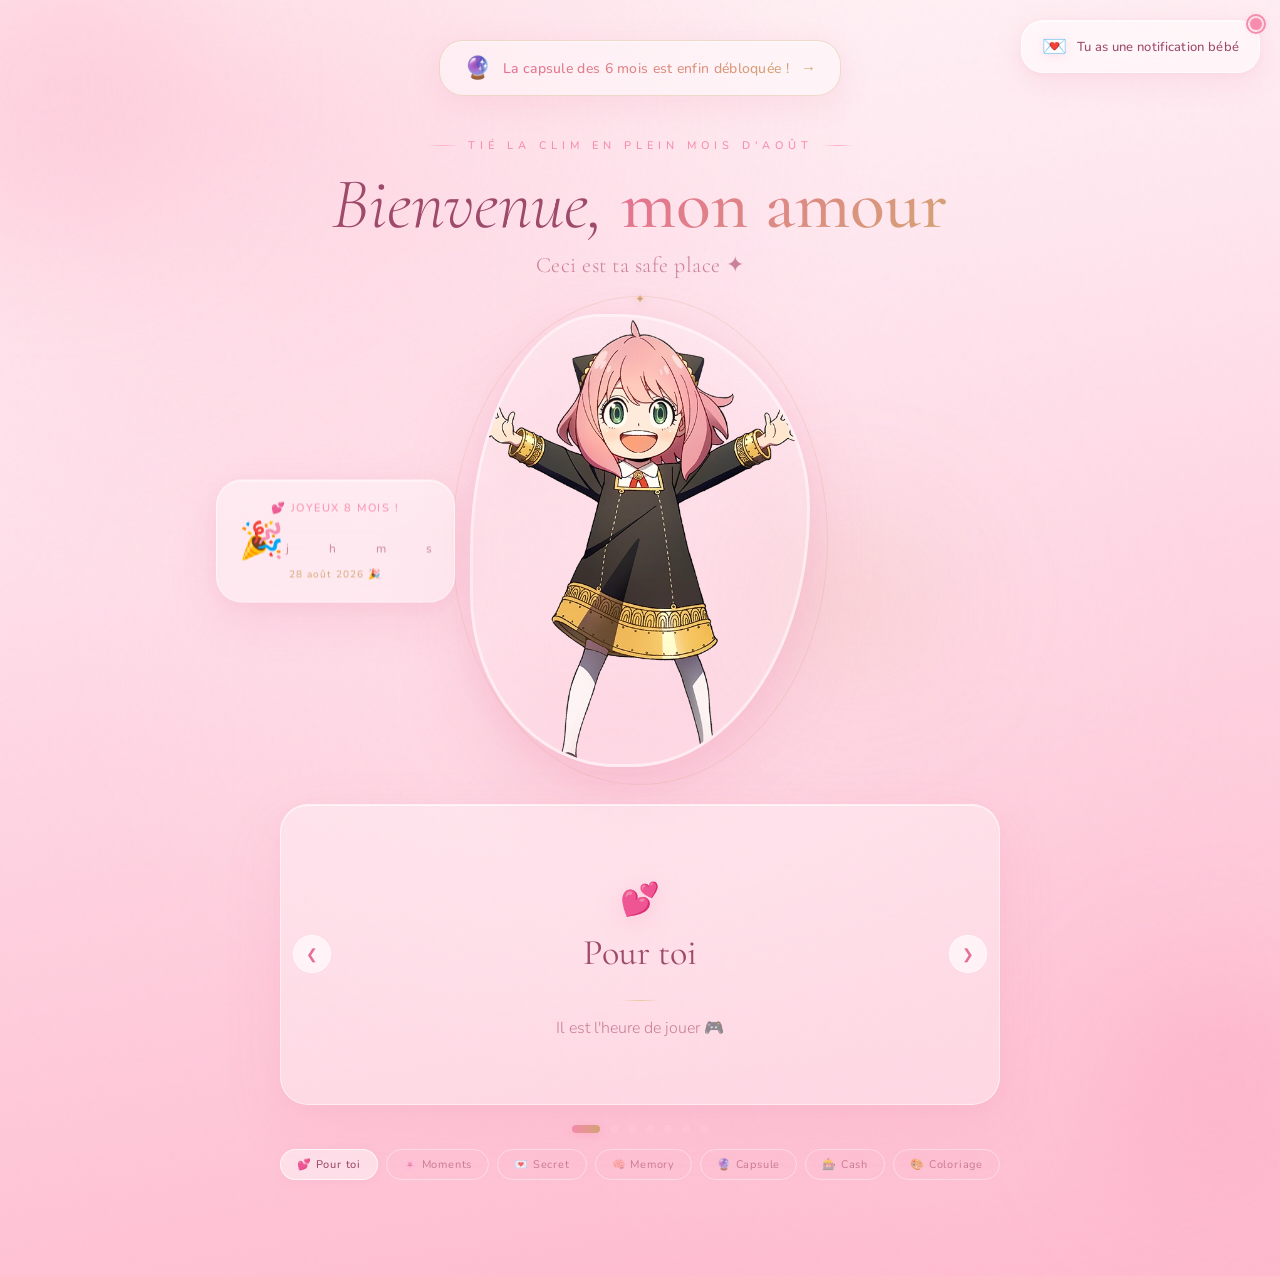
<file: index.html>
<!DOCTYPE html>
<html lang="fr">
<head>
  <!-- Google tag (gtag.js) -->
  <script async src="https://www.googletagmanager.com/gtag/js?id=G-Q77GT18JP9"></script>
  <script>
    window.dataLayer = window.dataLayer || [];
    function gtag(){dataLayer.push(arguments);}
    gtag('js', new Date());
    gtag('config', 'G-Q77GT18JP9');
  </script>
  <meta charset="UTF-8">
  <meta name="viewport" content="width=device-width, initial-scale=1.0">
  <title>Pour toi 💕</title>
  <link rel="preconnect" href="https://fonts.googleapis.com">
  <link href="https://fonts.googleapis.com/css2?family=Cormorant+Garamond:ital,wght@0,300;0,400;0,500;0,600;1,300;1,400;1,500&family=Nunito:wght@200;300;400;500;600&display=swap" rel="stylesheet">
  <link rel="stylesheet" href="style.css">
</head>
<body>

  <!-- ════════════════════════════════════
       HERO SECTION
       ════════════════════════════════════ -->
  <section class="hero">

    <!-- Orbes lumineuses flottantes -->
    <div class="orb orb-1"></div>
    <div class="orb orb-2"></div>
    <div class="orb orb-3"></div>

    <!-- Coeurs flottants (générés en JS) -->
    <div class="hearts-container" id="heartsContainer"></div>

    <!-- ─── Notification discrète ─── -->
    <div class="notif-bubble" id="notifBubble" onclick="openNotifPopup()">
      <div class="notif-ping"></div>
      <div class="notif-icon">💌</div>
      <span class="notif-text">Tu as une notification bébé</span>
    </div>

    <!-- ─── Popup modale ─── -->
    <div class="notif-overlay" id="notifOverlay" onclick="closeNotifPopup(event)">
      <div class="notif-popup" id="notifPopup">
        <button class="notif-close" onclick="closeNotifPopup(event, true)">✕</button>
        <div class="notif-popup-icon">💌</div>
        <div class="notif-popup-body">
          <!-- ════════════════════════════════════
               🎯 MODIFIE TON MESSAGE ICI
               ════════════════════════════════════ -->
          <p>Sbah el kheir zina diali</p>
          <p>j'espère que tu as bien dormi je t'aime fort</p>
          <p class="notif-ps">PS : ça fait officiellement 3 mois qu'on est ensemble 💕</p>
        </div>
        <div class="notif-popup-footer">— Ton amoureux ♡</div>
      </div>
    </div>

    <div class="hero-content">

      <!-- ─── Bannière capsule débloquée ─── -->
      <a href="capsule.html" class="capsule-unlocked-banner">
        <span class="cub-icon">🔮</span>
        <span class="cub-text">La capsule des 6 mois est enfin débloquée !</span>
        <span class="cub-arrow">→</span>
      </a>

      <!-- ─── Texte de bienvenue ─── -->
      <div class="welcome-section">
        <div class="welcome-tag">Tié la clim en plein mois d'août</div>
        <h1 class="welcome-title">
          Bienvenue, <span>mon amour</span>
        </h1>
        <p class="welcome-sub">Ceci est ta safe place ✦</p>
      </div>

      <!-- ─── Image + Countdown ─── -->
      <div class="hero-image-zone">

        <!-- Bulle countdown à gauche -->
        <div class="countdown-bubble" id="countdownBubble">
          <div class="countdown-label">💕 Nos 8 mois dans</div>
          <div class="countdown-timer" id="countdownTimer">
            <div class="countdown-unit">
              <span class="countdown-value" id="cdDays">--</span>
              <span class="countdown-suffix">j</span>
            </div>
            <div class="countdown-sep">:</div>
            <div class="countdown-unit">
              <span class="countdown-value" id="cdHours">--</span>
              <span class="countdown-suffix">h</span>
            </div>
            <div class="countdown-sep">:</div>
            <div class="countdown-unit">
              <span class="countdown-value" id="cdMins">--</span>
              <span class="countdown-suffix">m</span>
            </div>
            <div class="countdown-sep">:</div>
            <div class="countdown-unit">
              <span class="countdown-value" id="cdSecs">--</span>
              <span class="countdown-suffix">s</span>
            </div>
          </div>
          <div class="countdown-date">28 août 2026 🎉</div>
        </div>

        <!-- Image -->
        <div class="image-showcase">
          <div class="image-ring"></div>
          <div class="image-frame">
            <img id="heroImage" src="photo.webp" alt="Pour toi 💕">
          </div>
        </div>
      </div>

      <!-- ─── Carrousel de navigation ─── -->
      <div class="carousel-wrapper">
        <div class="carousel-container">
          <button class="carousel-nav carousel-prev" onclick="prevSlide()" aria-label="Précédent">❮</button>
          <button class="carousel-nav carousel-next" onclick="nextSlide()" aria-label="Suivant">❯</button>

          <div class="carousel-track" id="carouselTrack">

            <div class="carousel-slide">
              <a href="pour-toi.html" class="slide-link">
                <div class="slide-icon">💕</div>
                <h2 class="slide-title">Pour toi</h2>
              </a>
              <div class="slide-divider"></div>
              <p class="slide-text">
                Il est l'heure de jouer 🎮
              </p>
            </div>

            <div class="carousel-slide">
              <a href="nos-moments.html" class="slide-link">
                <div class="slide-icon">🌸</div>
                <h2 class="slide-title">Nos moments</h2>
              </a>
              <div class="slide-divider"></div>
              <p class="slide-text">
                Ici, tu pourras retrouver nos souvenirs<br>
                
              </p>
            </div>

            <div class="carousel-slide">
              <a href="un-secret.html" class="slide-link">
                <div class="slide-icon">💌</div>
                <h2 class="slide-title">Un secret</h2>
              </a>
              <div class="slide-divider"></div>
              <p class="slide-text">
                Je crois que tu as reçu un message 💌
              </p>
            </div>

            <div class="carousel-slide">
              <a href="memory.html" class="slide-link">
                <div class="slide-icon">🧠</div>
                <h2 class="slide-title">Memory</h2>
              </a>
              <div class="slide-divider"></div>
              <p class="slide-text">
                Un petit jeu pour tester ta mémoire…<br>
              </p>
            </div>

            <div class="carousel-slide">
              <a href="capsule.html" class="slide-link">
                <div class="slide-icon">🔮</div>
                <h2 class="slide-title">Capsule</h2>
              </a>
              <div class="slide-divider"></div>
              <p class="slide-text">
                Un message du passé qui t'attend…<br>
                patience, il se déverrouillera le moment venu.
              </p>
            </div>

            <div class="carousel-slide">
              <a href="cash.html" class="slide-link">
                <div class="slide-icon">🎰</div>
                <h2 class="slide-title">Cash</h2>
              </a>
              <div class="slide-divider"></div>
              <p class="slide-text">
                Tente ta chance…<br>
                gratte et découvre si t'as gagné un cadeau.
              </p>
            </div>

            <div class="carousel-slide">
              <a href="coloriage.html" class="slide-link">
                <div class="slide-icon">🎨</div>
                <h2 class="slide-title">Coloriage</h2>
              </a>
              <div class="slide-divider"></div>
              <p class="slide-text">
                Colorie Nymphali comme tu veux…<br>
                ta version rien qu'à toi 💕
              </p>
            </div>

          </div>
        </div>

        <div class="carousel-dots" id="carouselDots"></div>
        <div class="carousel-pills" id="carouselPills"></div>
      </div>

      <p class="footer-text"></p>

    </div>
  </section>

  <script src="script.js"></script>
</body>
</html>
</file>
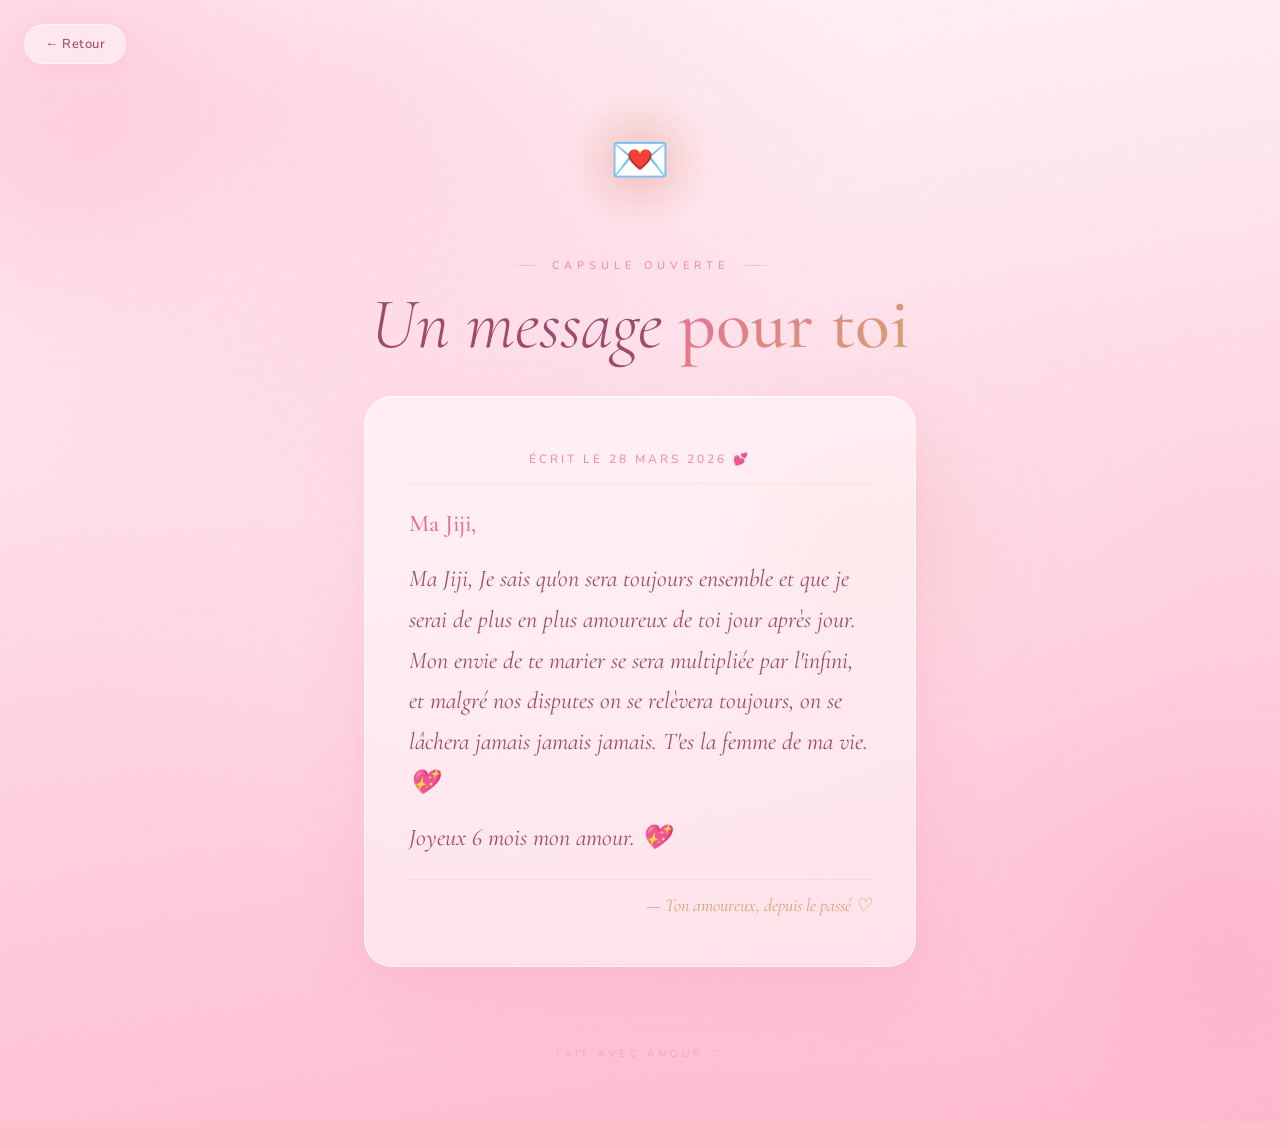
<file: capsule.html>
<!DOCTYPE html>
<html lang="fr">
<head>
  <!-- Google tag (gtag.js) -->
  <script async src="https://www.googletagmanager.com/gtag/js?id=G-Q77GT18JP9"></script>
  <script>
    window.dataLayer = window.dataLayer || [];
    function gtag(){dataLayer.push(arguments);}
    gtag('js', new Date());
    gtag('config', 'G-Q77GT18JP9');
  </script>
  <meta charset="UTF-8">
  <meta name="viewport" content="width=device-width, initial-scale=1.0">
  <title>Capsule temporelle 🔮</title>
  <link rel="preconnect" href="https://fonts.googleapis.com">
  <link href="https://fonts.googleapis.com/css2?family=Cormorant+Garamond:ital,wght@0,300;0,400;0,500;0,600;1,300;1,400;1,500&family=Nunito:wght@200;300;400;500;600&display=swap" rel="stylesheet">
  <link rel="stylesheet" href="style.css">
</head>
<body>

  <div class="page-moments">

    <!-- Décor ambiant -->
    <div class="orb orb-1"></div>
    <div class="orb orb-2"></div>
    <div class="orb orb-3"></div>
    <div class="hearts-container" id="heartsContainer"></div>

    <a href="index.html" class="back-btn">← Retour</a>

    <!-- ════════════════════════════════════
         CAPSULE TEMPORELLE
         ════════════════════════════════════ -->
    <div class="capsule-wrapper">

      <!-- ─── État VERROUILLÉ ─── -->
      <div class="capsule-locked" id="capsuleLocked">

        <div class="capsule-orb">
          <div class="capsule-orb-glow"></div>
          <div class="capsule-orb-icon">🔒</div>
        </div>

        <div class="capsule-header">
          <div class="welcome-tag">capsule temporelle</div>
          <h1 class="welcome-title">
            Un message <span>du passé</span>
          </h1>
          <p class="capsule-sub">
            Ton amoureux t'a écrit quelque chose…<br>
            mais il faudra patienter pour le lire.
          </p>
        </div>

        <!-- Countdown vers la date d'ouverture -->
        <div class="capsule-countdown">
          <div class="capsule-cd-label">Se déverrouille dans</div>
          <div class="capsule-cd-timer">
            <div class="capsule-cd-unit">
              <span class="capsule-cd-value" id="capDays">--</span>
              <span class="capsule-cd-suffix">jours</span>
            </div>
            <div class="capsule-cd-unit">
              <span class="capsule-cd-value" id="capHours">--</span>
              <span class="capsule-cd-suffix">heures</span>
            </div>
            <div class="capsule-cd-unit">
              <span class="capsule-cd-value" id="capMins">--</span>
              <span class="capsule-cd-suffix">min</span>
            </div>
            <div class="capsule-cd-unit">
              <span class="capsule-cd-value" id="capSecs">--</span>
              <span class="capsule-cd-suffix">sec</span>
            </div>
          </div>
          <div class="capsule-cd-date">📅 28 juin 2026 — Nos 6 mois 💕</div>
        </div>

        <p class="capsule-tease">Patience ma Jiji… ça vaut le coup d'attendre ✦</p>

      </div>

      <!-- ─── État DÉVERROUILLÉ ─── -->
      <div class="capsule-unlocked" id="capsuleUnlocked">

        <div class="capsule-orb">
          <div class="capsule-orb-glow capsule-orb-glow-open"></div>
          <div class="capsule-orb-icon">💌</div>
        </div>

        <div class="capsule-header">
          <div class="welcome-tag">capsule ouverte</div>
          <h1 class="welcome-title">
            Un message <span>pour toi</span>
          </h1>
        </div>

        <div class="capsule-letter">
          <div class="letter-paper">
            <div class="letter-header">
              <span class="letter-tag">Écrit le 28 mars 2026 💕</span>
            </div>

            <div class="capsule-message">
              <!-- ════════════════════════════════════════════
                   🎯 MODIFIE TON MESSAGE ICI
                   ════════════════════════════════════════════ -->
              <p>Ma Jiji,</p>
              <p>
                Ma Jiji,

                Je sais qu'on sera toujours ensemble et que je serai de plus en plus amoureux de toi jour après jour.

                Mon envie de te marier se sera multipliée par l'infini, et malgré nos disputes on se relèvera toujours, on se lâchera jamais jamais jamais.

                T'es la femme de ma vie. 💖
              <p>
                Joyeux 6 mois mon amour. 💖
              </p>
            </div>

            <div class="letter-signature visible" style="opacity:1; transform:none;">
              — Ton amoureux, depuis le passé ♡
            </div>
          </div>
        </div>

      </div>

    </div>

    <p class="footer-text" style="position:relative; z-index:2; margin-top:40px;">fait avec amour ♡</p>
  </div>

  <script src="script.js"></script>
  <script>
  /* ═══════════════════════════════════════════════════════
     CAPSULE TEMPORELLE — Logique
     ═══════════════════════════════════════════════════════ */

  // ════════════════════════════════════════════
  // 🎯 DATE D'OUVERTURE (modifie ici)
  // Mois 0-indexé : 5 = juin
  // ════════════════════════════════════════════
  const UNLOCK_DATE = new Date(2026, 5, 28, 0, 0, 0); // 28 juin 2026

  const lockedEl = document.getElementById('capsuleLocked');
  const unlockedEl = document.getElementById('capsuleUnlocked');
  const capDays = document.getElementById('capDays');
  const capHours = document.getElementById('capHours');
  const capMins = document.getElementById('capMins');
  const capSecs = document.getElementById('capSecs');

  function checkCapsule() {
    const now = new Date();
    const diff = UNLOCK_DATE - now;

    if (diff <= 0) {
      // DÉVERROUILLÉ !
      lockedEl.style.display = 'none';
      unlockedEl.style.display = 'flex';
      unlockedEl.classList.add('capsule-reveal');

      // Confettis
      for (let i = 0; i < 25; i++) {
        setTimeout(() => {
          const c = document.createElement('span');
          c.className = 'confetti';
          c.textContent = ['💖','💕','✨','🌸','♡','💗','🩷','🔮'][Math.floor(Math.random()*8)];
          c.style.left = Math.random() * 100 + '%';
          c.style.setProperty('--fall-duration', (2 + Math.random() * 3) + 's');
          c.style.setProperty('--sway', (Math.random() > 0.5 ? '' : '-') + (20 + Math.random()*60) + 'px');
          document.querySelector('.capsule-wrapper').appendChild(c);
          setTimeout(() => c.remove(), 5000);
        }, i * 100);
      }
      return;
    }

    // Encore verrouillé → afficher le countdown
    lockedEl.style.display = 'flex';
    unlockedEl.style.display = 'none';

    const days = Math.floor(diff / (1000 * 60 * 60 * 24));
    const hours = Math.floor((diff / (1000 * 60 * 60)) % 24);
    const mins = Math.floor((diff / (1000 * 60)) % 60);
    const secs = Math.floor((diff / 1000) % 60);

    capDays.textContent = String(days).padStart(2, '0');
    capHours.textContent = String(hours).padStart(2, '0');
    capMins.textContent = String(mins).padStart(2, '0');
    capSecs.textContent = String(secs).padStart(2, '0');
  }

  checkCapsule();
  setInterval(checkCapsule, 1000);
  </script>
</body>
</html>
</file>
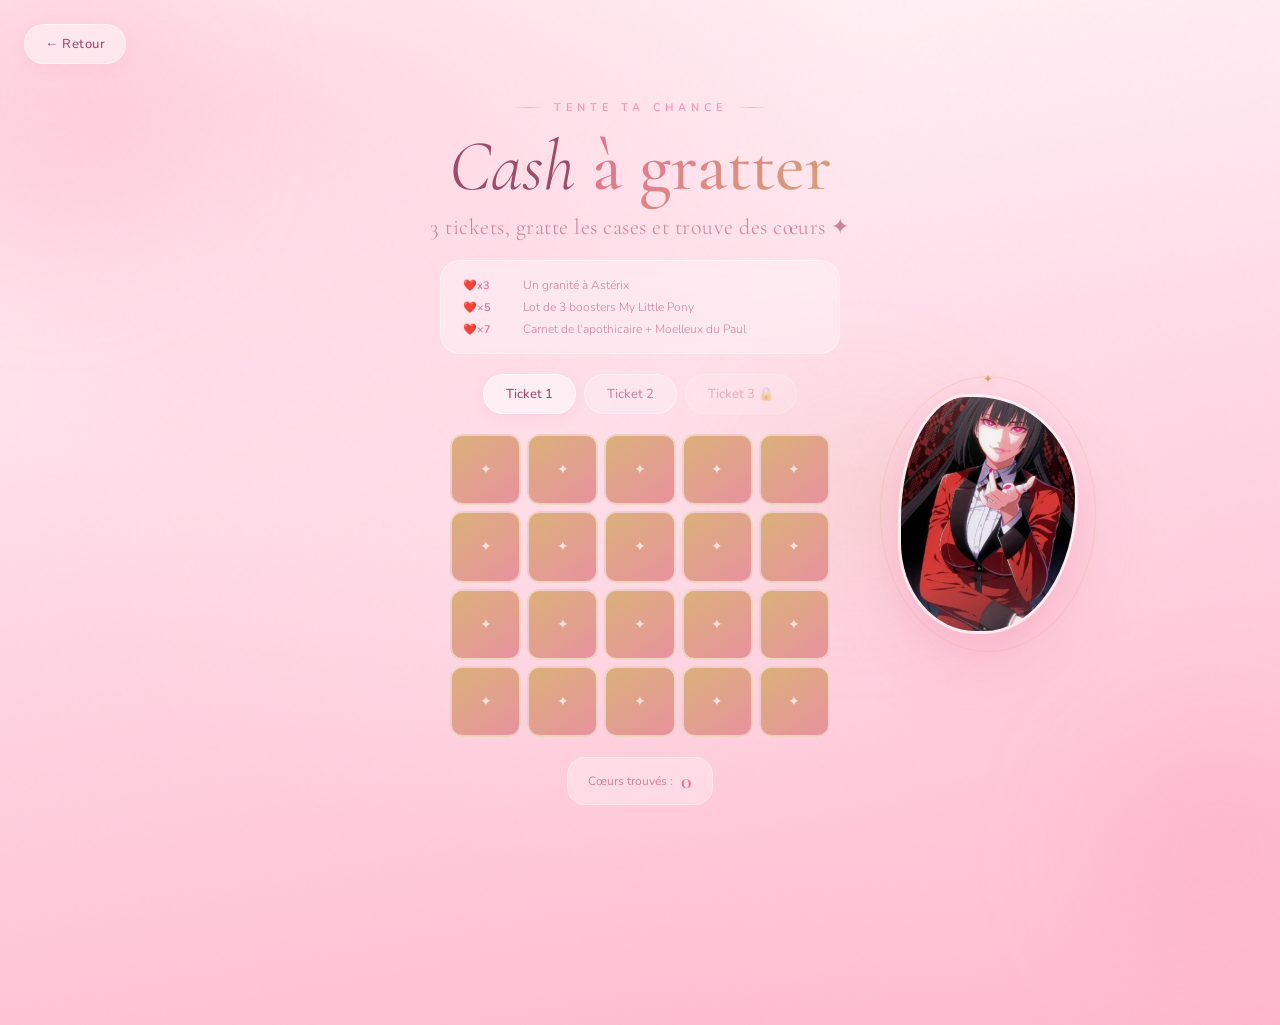
<file: cash.html>
<!DOCTYPE html>
<html lang="fr">
<head>
  <!-- Google tag (gtag.js) -->
  <script async src="https://www.googletagmanager.com/gtag/js?id=G-Q77GT18JP9"></script>
  <script>
    window.dataLayer = window.dataLayer || [];
    function gtag(){dataLayer.push(arguments);}
    gtag('js', new Date());
    gtag('config', 'G-Q77GT18JP9');
  </script>
  <meta charset="UTF-8">
  <meta name="viewport" content="width=device-width, initial-scale=1.0">
  <title>Cash 🎰</title>
  <link rel="preconnect" href="https://fonts.googleapis.com">
  <link href="https://fonts.googleapis.com/css2?family=Cormorant+Garamond:ital,wght@0,300;0,400;0,500;0,600;1,300;1,400;1,500&family=Nunito:wght@200;300;400;500;600&display=swap" rel="stylesheet">
  <link rel="stylesheet" href="style.css">
</head>
<body>

  <div class="page-moments">

    <!-- Décor ambiant -->
    <div class="orb orb-1"></div>
    <div class="orb orb-2"></div>
    <div class="orb orb-3"></div>
    <div class="hearts-container" id="heartsContainer"></div>

    <a href="index.html" class="back-btn">← Retour</a>

    <!-- ════════════════════════════════════
         CASH — Tickets à gratter
         ════════════════════════════════════ -->
    <div class="cash-wrapper" id="cashWrapper">

      <!-- Image bulle déco -->
      <div class="cash-image-deco">
        <div class="image-showcase">
          <div class="image-ring"></div>
          <div class="image-frame">
            <img src="Yumeko.png" alt="Yumeko 🎰">
          </div>
        </div>
      </div>

      <div class="cash-header">
        <div class="welcome-tag">tente ta chance</div>
        <h1 class="welcome-title">
          Cash <span>à gratter</span>
        </h1>
        <p class="welcome-sub">3 tickets, gratte les cases et trouve des cœurs ✦</p>
      </div>

      <!-- Légende des lots -->
      <div class="cash-legend">
        <div class="legend-item">
          <span class="legend-hearts">❤️x3</span>
          <span class="legend-text">Un granité à Astérix</span>
        </div>
        <div class="legend-item">
          <span class="legend-hearts">❤️×5</span>
          <span class="legend-text">Lot de 3 boosters My Little Pony</span>
        </div>
        <div class="legend-item">
          <span class="legend-hearts">❤️×7</span>
          <span class="legend-text">Carnet de l'apothicaire + Moelleux du Paul</span>
        </div>
      </div>

      <!-- Navigation tickets -->
      <div class="ticket-tabs">
        <button class="ticket-tab active" id="tab0" onclick="switchTicket(0)">Ticket 1</button>
        <button class="ticket-tab" id="tab1" onclick="switchTicket(1)">Ticket 2</button>
        <button class="ticket-tab locked" id="tab2" onclick="switchTicket(2)">Ticket 3 🔒</button>
      </div>

      <!-- Zone du ticket actif -->
      <div class="ticket-zone" id="ticketZone">
        <!-- Généré en JS -->
      </div>

      <!-- Compteur de cœurs -->
      <div class="heart-counter">
        <span class="heart-counter-label">Cœurs trouvés :</span>
        <span class="heart-counter-value" id="heartCount">0</span>
      </div>

      <!-- Résultat -->
      <div class="ticket-result" id="ticketResult"></div>

      <!-- Récap final (apparaît quand les 3 tickets sont grattés) -->
      <div class="cash-recap" id="cashRecap"></div>

    </div>

    <!-- Écran de victoire -->
    <div class="cash-win-screen" id="cashWinScreen">
      <div class="reveal-glow"></div>
      <div class="reveal-content">
        <div class="reveal-emoji">🎉</div>
        <h2 class="win-title" id="cashWinTitle">Bravo !</h2>
        <p class="win-text" id="cashWinText"></p>
        <button class="game-btn" onclick="closeCashWin()">Fermer 💕</button>
      </div>
    </div>

    <p class="footer-text" style="position:relative; z-index:2; margin-top:40px;"></p>
  </div>

  <script src="script.js"></script>
  <script>
  /* ═══════════════════════════════════════════════════════
     CASH — Tickets à gratter
     ═══════════════════════════════════════════════════════ */

  // ════════════════════════════════════════════
  // 🎯 CONFIG
  // ════════════════════════════════════════════
  const TOTAL_CELLS = 20; // 5x4

  // Lots basic (tiré au hasard parmi les 3)
  const LOTS_BASIC = ['🍧 Un granité à Astérix'];

  // Probabilités SI le ticket est gagnant :
  // 65% basic, 25% moyen, 10% gros lot
  const LOT_TIERS = [
    { chance: 0.65, hearts: 3, getLabel: () => LOTS_BASIC[Math.floor(Math.random() * LOTS_BASIC.length)] },
    { chance: 0.25, hearts: 5, getLabel: () => '🦄 Lot de 3 boosters My Little Pony' },
    { chance: 0.10, hearts: 7, getLabel: () => '📖 Carnet de l\'apothicaire + 🍫 Moelleux au chocolat du Paul de Fontainebleau' },
  ];

  const TICKET_COUNT = 3;
  let tickets = [];        // tableau de { cells: [...], isWinner, lot }
  let currentTicket = 0;
  let ticketsScratched = [false, false, false];
  let ticketsResults = [null, null, null];

  /* ─── Tirer un lot selon les probas ─── */
  function pickLot() {
    const roll = Math.random();
    let cumul = 0;
    for (const tier of LOT_TIERS) {
      cumul += tier.chance;
      if (roll < cumul) return tier;
    }
    return LOT_TIERS[0]; // fallback basic
  }

  /* ─── Générer un ticket ─── */
  function generateTicket(isGuaranteedWin) {
    const cells = new Array(TOTAL_CELLS).fill(false);
    let isWinner = isGuaranteedWin || (Math.random() < 0.3);
    let lot = null;

    if (isWinner) {
      // Tirer le lot
      const tier = pickLot();
      lot = { label: tier.getLabel(), hearts: tier.hearts };

      // Placer exactement le bon nombre de cœurs
      const indices = [];
      while (indices.length < tier.hearts) {
        const r = Math.floor(Math.random() * TOTAL_CELLS);
        if (!indices.includes(r)) indices.push(r);
      }
      indices.forEach(i => cells[i] = true);
    } else {
      // Perdant : 0 à 2 cœurs
      const heartCount = Math.floor(Math.random() * 3);
      const indices = [];
      while (indices.length < heartCount) {
        const r = Math.floor(Math.random() * TOTAL_CELLS);
        if (!indices.includes(r)) indices.push(r);
      }
      indices.forEach(i => cells[i] = true);
    }

    return { cells, isWinner, lot };
  }

  /* ─── Init les 3 tickets ─── */
  function initTickets() {
    tickets = [
      generateTicket(false),   // Ticket 1 : 30%
      generateTicket(false),   // Ticket 2 : 30%
      generateTicket(true),    // Ticket 3 : garanti
    ];
    ticketsScratched = [false, false, false];
    ticketsResults = [null, null, null];
    currentTicket = 0;

    document.querySelectorAll('.ticket-tab').forEach((tab, i) => {
      tab.classList.remove('active', 'done', 'winner', 'loser');
      if (i === 0) tab.classList.add('active');
      if (i === 2) tab.classList.add('locked');
    });

    renderTicket(0);
    document.getElementById('heartCount').textContent = '0';
    document.getElementById('ticketResult').innerHTML = '';
  }

  /* ─── Afficher un ticket ─── */
  function renderTicket(index) {
    const zone = document.getElementById('ticketZone');
    zone.innerHTML = '';

    const grid = document.createElement('div');
    grid.className = 'scratch-grid';
    const ticketData = tickets[index];

    ticketData.cells.forEach((isHeart, i) => {
      const cell = document.createElement('div');
      cell.className = 'scratch-cell';

      if (ticketsScratched[index]) {
        cell.classList.add('scratched');
        cell.innerHTML = isHeart
          ? '<span class="cell-heart">❤️</span>'
          : '<span class="cell-cross">✕</span>';
      } else {
        cell.innerHTML = `
          <div class="cell-content">${isHeart ? '<span class="cell-heart">❤️</span>' : '<span class="cell-cross">✕</span>'}</div>
          <div class="cell-scratch" data-cell="${i}" data-ticket="${index}">
            <span class="scratch-icon">✦</span>
          </div>
        `;

        const scratchLayer = cell.querySelector('.cell-scratch');
        scratchLayer.addEventListener('click', () => scratchCell(scratchLayer, cell, index));
        scratchLayer.addEventListener('touchstart', (e) => {
          e.preventDefault();
          scratchCell(scratchLayer, cell, index);
        }, { passive: false });
      }

      cell.style.opacity = '0';
      cell.style.transform = 'scale(0.85)';
      setTimeout(() => {
        cell.style.transition = 'opacity 0.3s ease, transform 0.3s ease';
        cell.style.opacity = '1';
        cell.style.transform = 'scale(1)';
      }, 30 + i * 25);

      grid.appendChild(cell);
    });

    zone.appendChild(grid);
  }

  /* ─── Gratter une case ─── */
  function scratchCell(scratchLayer, cell, ticketIndex) {
    if (scratchLayer.classList.contains('gone')) return;

    scratchLayer.classList.add('gone');
    cell.classList.add('scratched');

    const cellIdx = parseInt(scratchLayer.dataset.cell);
    if (tickets[ticketIndex].cells[cellIdx]) {
      createScratchBurst(cell);
    }

    // Compter les cœurs révélés
    const gone = document.querySelectorAll('.cell-scratch.gone');
    let hearts = 0;
    gone.forEach(s => {
      if (tickets[ticketIndex].cells[parseInt(s.dataset.cell)]) hearts++;
    });
    document.getElementById('heartCount').textContent = hearts;

    // Toutes les cases grattées ?
    const remaining = document.querySelectorAll('.cell-scratch:not(.gone)');
    if (remaining.length === 0) {
      ticketsScratched[ticketIndex] = true;
      const totalHearts = tickets[ticketIndex].cells.filter(h => h).length;
      setTimeout(() => evaluateTicket(ticketIndex, totalHearts), 500);
    }
  }

  /* ─── Évaluer le résultat ─── */
  function evaluateTicket(ticketIndex, hearts) {
    const resultEl = document.getElementById('ticketResult');
    const tab = document.getElementById('tab' + ticketIndex);
    const ticketData = tickets[ticketIndex];

    tab.classList.remove('active', 'locked');
    tab.classList.add('done');

    if (ticketData.isWinner && ticketData.lot) {
      tab.classList.add('winner');
      ticketsResults[ticketIndex] = { hearts, won: true, lotLabel: ticketData.lot.label };
      resultEl.innerHTML = `<div class="result-win">🎉 ${hearts} cœurs — Tu as gagné : <strong>${ticketData.lot.label}</strong></div>`;
      setTimeout(() => showCashWin(ticketData.lot.label, hearts), 600);
    } else {
      tab.classList.add('loser');
      ticketsResults[ticketIndex] = { hearts, won: false };
      resultEl.innerHTML = `<div class="result-lose">😢 ${hearts} cœur${hearts > 1 ? 's' : ''} — Pas de lot cette fois…</div>`;
    }

    // Débloquer le suivant
    if (ticketIndex < TICKET_COUNT - 1) {
      document.getElementById('tab' + (ticketIndex + 1)).classList.remove('locked');

      // Afficher le bouton "Passer au ticket suivant"
      const nextIdx = ticketIndex + 1;
      const nextBtnHtml = `<div class="next-ticket-wrap">
        <p class="next-ticket-text">Passer au ticket suivant</p>
        <button class="game-btn next-ticket-btn" onclick="goToNextTicket(${nextIdx})">OK 💕</button>
      </div>`;
      resultEl.innerHTML += nextBtnHtml;
    }

    // Vérifier si les 3 tickets sont grattés → afficher le récap
    if (ticketsScratched.every(s => s)) {
      setTimeout(() => showRecap(), 1200);
    }
  }

  /* ─── Récapitulatif final ─── */
  function showRecap() {
    const recapEl = document.getElementById('cashRecap');
    const wins = ticketsResults.filter(r => r && r.won);

    let html = '<div class="recap-card">';
    html += '<div class="recap-title">📋 Récapitulatif</div>';
    html += '<div class="recap-divider"></div>';

    if (wins.length === 0) {
      html += '<p class="recap-text">Pas de lot cette fois… Mais t\'es toujours mon gros lot à moi 💖</p>';
    } else {
      html += '<p class="recap-text">Tu as gagné <strong>' + wins.length + ' lot' + (wins.length > 1 ? 's' : '') + '</strong> :</p>';
      html += '<div class="recap-lots">';
      wins.forEach((r, i) => {
        html += '<div class="recap-lot-item">';
        html += '<span class="recap-lot-num">Ticket ' + (ticketsResults.indexOf(r) + 1) + '</span>';
        html += '<span class="recap-lot-name">' + r.lotLabel + '</span>';
        html += '</div>';
      });
      html += '</div>';
      html += '<p class="recap-footer-text">Bravo Jiji ! 🎉💕</p>';
    }

    html += '</div>';
    recapEl.innerHTML = html;
    recapEl.classList.add('visible');
  }

  /* ─── Bouton "Passer au ticket suivant" ─── */
  function goToNextTicket(index) {
    // Fermer l'écran de victoire si ouvert
    closeCashWin();
    // Passer au ticket
    switchTicket(index);
  }

  /* ─── Changer de ticket ─── */
  function switchTicket(index) {
    const tab = document.getElementById('tab' + index);
    if (tab.classList.contains('locked')) return;
    if (!ticketsScratched[currentTicket] && index !== currentTicket && !ticketsScratched[index]) return;

    currentTicket = index;
    document.querySelectorAll('.ticket-tab').forEach(t => t.classList.remove('active'));
    tab.classList.add('active');

    renderTicket(index);

    const resultEl = document.getElementById('ticketResult');
    if (ticketsResults[index]) {
      const r = ticketsResults[index];
      if (r.won) {
        resultEl.innerHTML = `<div class="result-win">🎉 ${r.hearts} cœurs — Tu as gagné : <strong>${r.lotLabel}</strong></div>`;
      } else {
        resultEl.innerHTML = `<div class="result-lose">😢 ${r.hearts} cœur${r.hearts > 1 ? 's' : ''} — Pas de lot</div>`;
      }
      document.getElementById('heartCount').textContent = r.hearts;
    } else {
      resultEl.innerHTML = '';
      document.getElementById('heartCount').textContent = '0';
    }
  }

  /* ─── Burst visuel ─── */
  function createScratchBurst(cell) {
    const rect = cell.getBoundingClientRect();
    const cx = rect.left + rect.width / 2;
    const cy = rect.top + rect.height / 2;

    for (let i = 0; i < 5; i++) {
      const p = document.createElement('span');
      p.className = 'burst-particle';
      p.textContent = ['❤️', '✨', '💕'][Math.floor(Math.random() * 3)];
      p.style.left = cx + 'px';
      p.style.top = cy + 'px';
      p.style.position = 'fixed';
      p.style.setProperty('--angle', `${(i / 5) * 360}deg`);
      p.style.setProperty('--dist', `${30 + Math.random() * 30}px`);
      document.body.appendChild(p);
      setTimeout(() => p.remove(), 800);
    }
  }

  /* ─── Écran de victoire ─── */
  function showCashWin(lot, hearts) {
    document.getElementById('cashWinTitle').textContent = 'Bravo Jiji ! 🎉';
    document.getElementById('cashWinText').innerHTML = `Tu as gagné :<br><br><strong>${lot}</strong>`;
    document.getElementById('cashWinScreen').classList.add('active');

    for (let i = 0; i < 25; i++) {
      setTimeout(() => {
        const c = document.createElement('span');
        c.className = 'confetti';
        c.textContent = ['💖','💕','✨','🎉','♡','💗','🩷','🎁'][Math.floor(Math.random()*8)];
        c.style.left = Math.random() * 100 + '%';
        c.style.setProperty('--fall-duration', (2 + Math.random() * 3) + 's');
        c.style.setProperty('--sway', (Math.random() > 0.5 ? '' : '-') + (20 + Math.random()*60) + 'px');
        document.getElementById('cashWrapper').appendChild(c);
        setTimeout(() => c.remove(), 5000);
      }, i * 90);
    }
  }

  function closeCashWin() {
    document.getElementById('cashWinScreen').classList.remove('active');
  }

  // Init
  initTickets();
  </script>
</body>
</html>
</file>
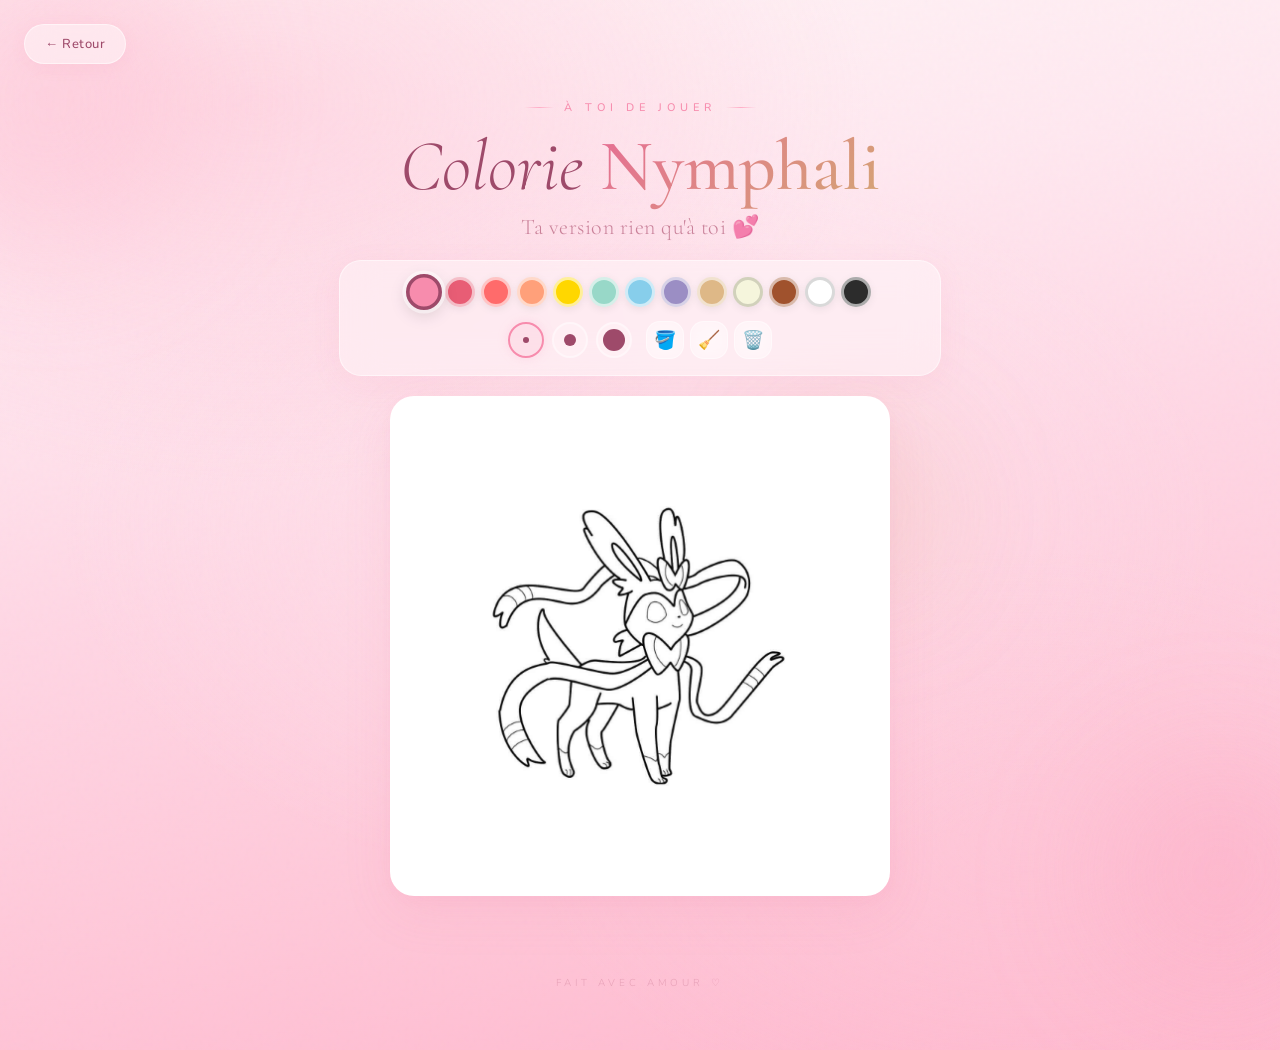
<file: coloriage.html>
<!DOCTYPE html>
<html lang="fr">
<head>
  <!-- Google tag (gtag.js) -->
  <script async src="https://www.googletagmanager.com/gtag/js?id=G-Q77GT18JP9"></script>
  <script>
    window.dataLayer = window.dataLayer || [];
    function gtag(){dataLayer.push(arguments);}
    gtag('js', new Date());
    gtag('config', 'G-Q77GT18JP9');
  </script>
  <meta charset="UTF-8">
  <meta name="viewport" content="width=device-width, initial-scale=1.0, maximum-scale=1.0, user-scalable=no">
  <title>Coloriage 🎨</title>
  <link rel="preconnect" href="https://fonts.googleapis.com">
  <link href="https://fonts.googleapis.com/css2?family=Cormorant+Garamond:ital,wght@0,300;0,400;0,500;0,600;1,300;1,400;1,500&family=Nunito:wght@200;300;400;500;600&display=swap" rel="stylesheet">
  <link rel="stylesheet" href="style.css">
</head>
<body>

  <div class="page-moments">

    <div class="orb orb-1"></div>
    <div class="orb orb-2"></div>
    <div class="orb orb-3"></div>
    <div class="hearts-container" id="heartsContainer"></div>

    <a href="index.html" class="back-btn">← Retour</a>

    <div class="color-wrapper">

      <div class="color-header">
        <div class="welcome-tag">à toi de jouer</div>
        <h1 class="welcome-title">Colorie <span>Nymphali</span></h1>
        <p class="welcome-sub">Ta version rien qu'à toi 💕</p>
      </div>

      <!-- Toolbar -->
      <div class="color-toolbar">
        <div class="color-palette" id="colorPalette">
          <button class="color-swatch active" data-color="#f78cad" style="background:#f78cad" title="Rose"></button>
          <button class="color-swatch" data-color="#e85d75" style="background:#e85d75" title="Rose foncé"></button>
          <button class="color-swatch" data-color="#ff6b6b" style="background:#ff6b6b" title="Rouge"></button>
          <button class="color-swatch" data-color="#ffa07a" style="background:#ffa07a" title="Saumon"></button>
          <button class="color-swatch" data-color="#ffd700" style="background:#ffd700" title="Or"></button>
          <button class="color-swatch" data-color="#98d8c8" style="background:#98d8c8" title="Menthe"></button>
          <button class="color-swatch" data-color="#87ceeb" style="background:#87ceeb" title="Ciel"></button>
          <button class="color-swatch" data-color="#9b8ec4" style="background:#9b8ec4" title="Lilas"></button>
          <button class="color-swatch" data-color="#deb887" style="background:#deb887" title="Beige"></button>
          <button class="color-swatch" data-color="#f5f5dc" style="background:#f5f5dc; border-color:rgba(0,0,0,0.15)" title="Crème"></button>
          <button class="color-swatch" data-color="#a0522d" style="background:#a0522d" title="Marron"></button>
          <button class="color-swatch" data-color="#ffffff" style="background:#ffffff; border-color:rgba(0,0,0,0.15)" title="Blanc"></button>
          <button class="color-swatch" data-color="#2c2c2c" style="background:#2c2c2c" title="Noir"></button>
        </div>

        <div class="brush-sizes">
          <button class="brush-size active" data-size="4" title="Fin"><span style="width:6px;height:6px"></span></button>
          <button class="brush-size" data-size="12" title="Moyen"><span style="width:12px;height:12px"></span></button>
          <button class="brush-size" data-size="24" title="Large"><span style="width:22px;height:22px"></span></button>
        </div>

        <div class="color-actions">
          <button class="color-action-btn" id="fillBtn" title="Remplissage">🪣</button>
          <button class="color-action-btn" id="eraserBtn" title="Gomme">🧹</button>
          <button class="color-action-btn" id="clearBtn" title="Tout effacer">🗑️</button>
        </div>
      </div>

      <!-- Zone de dessin -->
      <div class="canvas-zone" id="canvasZone">
        <canvas id="drawCanvas"></canvas>
      </div>

      <!-- Popup de félicitations -->
      <div class="color-win-overlay" id="colorWinOverlay" onclick="closeColorWin(event)">
        <div class="notif-popup color-win-popup" id="colorWinPopup">
          <button class="notif-close" onclick="closeColorWin(event, true)">✕</button>
          <div class="notif-popup-icon">🎨</div>
          <div class="notif-popup-body">
            <p>Tu as quasiment fini ton premier coloriage !</p>
            <p>Pour te féliciter, tu as gagné le droit de gratter un ticket dans la section Cash 🎰</p>
            <p class="notif-ps">Je t'aime mon amour 💖</p>
          </div>
          <a href="cash.html" class="game-btn" style="text-decoration:none; margin-top:8px;">Aller gratter 🎰</a>
        </div>
      </div>

    </div>

    <p class="footer-text" style="position:relative; z-index:2; margin-top:40px;">fait avec amour ♡</p>
  </div>

  <script src="script.js"></script>
  <script>
  /* ═══════════════════════════════════════════════════════
     COLORIAGE — Canvas interactif + Flood Fill
     ═══════════════════════════════════════════════════════ */

  const canvas = document.getElementById('drawCanvas');
  const ctx = canvas.getContext('2d', { willReadFrequently: true });
  const canvasZone = document.getElementById('canvasZone');

  let drawing = false;
  let currentColor = '#f78cad';
  let brushSize = 4;
  let isEraser = false;
  let isFill = false;
  let lastX = 0, lastY = 0;

  /* ─── Charger l'image directement dans le canvas ─── */
  const bgImg = new Image();
  bgImg.src = 'nymphali-coloriage.png';

  function initCanvas() {
    const rect = canvasZone.getBoundingClientRect();
    const w = rect.width;
    const h = rect.height;
    canvas.width = w;
    canvas.height = h;
    ctx.lineCap = 'round';
    ctx.lineJoin = 'round';

    // Dessiner fond blanc + image
    ctx.fillStyle = '#ffffff';
    ctx.fillRect(0, 0, w, h);

    // Centrer l'image dans le canvas
    const imgRatio = bgImg.naturalWidth / bgImg.naturalHeight;
    const canvasRatio = w / h;
    let drawW, drawH, offsetX, offsetY;

    if (imgRatio > canvasRatio) {
      drawW = w * 0.9;
      drawH = drawW / imgRatio;
    } else {
      drawH = h * 0.9;
      drawW = drawH * imgRatio;
    }
    offsetX = (w - drawW) / 2;
    offsetY = (h - drawH) / 2;

    ctx.drawImage(bgImg, offsetX, offsetY, drawW, drawH);
  }

  bgImg.onload = initCanvas;

  /* ─── Coords ─── */
  function getPos(e) {
    const rect = canvas.getBoundingClientRect();
    const sx = canvas.width / rect.width;
    const sy = canvas.height / rect.height;
    if (e.touches) return { x: (e.touches[0].clientX - rect.left) * sx, y: (e.touches[0].clientY - rect.top) * sy };
    return { x: (e.clientX - rect.left) * sx, y: (e.clientY - rect.top) * sy };
  }

  /* ─── Dessin ─── */
  function startDraw(e) {
    e.preventDefault();
    const pos = getPos(e);

    // Mode remplissage
    if (isFill) {
      floodFill(Math.round(pos.x), Math.round(pos.y), currentColor);
      return;
    }

    drawing = true;
    lastX = pos.x; lastY = pos.y;
    ctx.globalCompositeOperation = isEraser ? 'destination-out' : 'source-over';

    ctx.beginPath();
    ctx.arc(pos.x, pos.y, brushSize / 2, 0, Math.PI * 2);
    ctx.fillStyle = isEraser ? 'rgba(0,0,0,1)' : currentColor;
    ctx.fill();
  }

  function draw(e) {
    if (!drawing || isFill) return;
    e.preventDefault();
    const pos = getPos(e);

    ctx.beginPath();
    ctx.moveTo(lastX, lastY);
    ctx.lineTo(pos.x, pos.y);
    ctx.lineWidth = brushSize;
    ctx.globalCompositeOperation = isEraser ? 'destination-out' : 'source-over';
    ctx.strokeStyle = isEraser ? 'rgba(0,0,0,1)' : currentColor;
    ctx.stroke();
    lastX = pos.x; lastY = pos.y;
  }

  function stopDraw() { drawing = false; }

  canvas.addEventListener('mousedown', startDraw);
  canvas.addEventListener('mousemove', draw);
  canvas.addEventListener('mouseup', stopDraw);
  canvas.addEventListener('mouseleave', stopDraw);
  canvas.addEventListener('touchstart', startDraw, { passive: false });
  canvas.addEventListener('touchmove', draw, { passive: false });
  canvas.addEventListener('touchend', stopDraw);
  canvas.addEventListener('touchcancel', stopDraw);

  /* ═══════════════════════════════════════
     FLOOD FILL — Remplissage par zone
     ═══════════════════════════════════════ */
  function hexToRgb(hex) {
    const r = parseInt(hex.slice(1, 3), 16);
    const g = parseInt(hex.slice(3, 5), 16);
    const b = parseInt(hex.slice(5, 7), 16);
    return [r, g, b, 255];
  }

  function colorMatch(a, b, tolerance) {
    return Math.abs(a[0] - b[0]) <= tolerance &&
           Math.abs(a[1] - b[1]) <= tolerance &&
           Math.abs(a[2] - b[2]) <= tolerance &&
           Math.abs(a[3] - b[3]) <= tolerance;
  }

  function floodFill(startX, startY, hexColor) {
    const imageData = ctx.getImageData(0, 0, canvas.width, canvas.height);
    const data = imageData.data;
    const w = canvas.width;
    const h = canvas.height;
    const fillColor = hexToRgb(hexColor);
    const tolerance = 30;

    // Couleur du pixel de départ
    const startIdx = (startY * w + startX) * 4;
    const targetColor = [data[startIdx], data[startIdx + 1], data[startIdx + 2], data[startIdx + 3]];

    // Si la couleur cible = couleur de remplissage, on arrête
    if (colorMatch(targetColor, fillColor, 5)) return;

    // Ne pas remplir sur les contours noirs
    if (targetColor[0] < 50 && targetColor[1] < 50 && targetColor[2] < 50) return;

    const stack = [[startX, startY]];
    const visited = new Uint8Array(w * h);

    while (stack.length > 0) {
      const [x, y] = stack.pop();

      if (x < 0 || x >= w || y < 0 || y >= h) continue;

      const pixelIdx = y * w + x;
      if (visited[pixelIdx]) continue;
      visited[pixelIdx] = 1;

      const idx = pixelIdx * 4;
      const pixelColor = [data[idx], data[idx + 1], data[idx + 2], data[idx + 3]];

      if (!colorMatch(pixelColor, targetColor, tolerance)) continue;

      // Remplir le pixel
      data[idx] = fillColor[0];
      data[idx + 1] = fillColor[1];
      data[idx + 2] = fillColor[2];
      data[idx + 3] = fillColor[3];

      // Ajouter les voisins
      stack.push([x + 1, y], [x - 1, y], [x, y + 1], [x, y - 1]);
    }

    ctx.putImageData(imageData, 0, 0);
  }

  /* ─── Palette ─── */
  function clearAllTools() {
    isEraser = false;
    isFill = false;
    document.getElementById('eraserBtn').classList.remove('action-active');
    document.getElementById('fillBtn').classList.remove('action-active');
    canvas.classList.remove('eraser-cursor', 'fill-cursor');
  }

  document.querySelectorAll('.color-swatch').forEach(s => {
    s.addEventListener('click', () => {
      document.querySelectorAll('.color-swatch').forEach(x => x.classList.remove('active'));
      s.classList.add('active');
      currentColor = s.dataset.color;
      clearAllTools();
    });
  });

  /* ─── Brush size ─── */
  document.querySelectorAll('.brush-size').forEach(b => {
    b.addEventListener('click', () => {
      document.querySelectorAll('.brush-size').forEach(x => x.classList.remove('active'));
      b.classList.add('active');
      brushSize = parseInt(b.dataset.size);
      clearAllTools();
    });
  });

  /* ─── Fill bucket ─── */
  document.getElementById('fillBtn').addEventListener('click', () => {
    isFill = !isFill;
    if (isFill) isEraser = false;
    document.getElementById('fillBtn').classList.toggle('action-active', isFill);
    document.getElementById('eraserBtn').classList.remove('action-active');
    canvas.classList.toggle('fill-cursor', isFill);
    canvas.classList.remove('eraser-cursor');
  });

  /* ─── Eraser ─── */
  document.getElementById('eraserBtn').addEventListener('click', () => {
    isEraser = !isEraser;
    if (isEraser) isFill = false;
    document.getElementById('eraserBtn').classList.toggle('action-active', isEraser);
    document.getElementById('fillBtn').classList.remove('action-active');
    canvas.classList.toggle('eraser-cursor', isEraser);
    canvas.classList.remove('fill-cursor');
  });

  /* ─── Clear ─── */
  document.getElementById('clearBtn').addEventListener('click', () => {
    if (confirm('Tout effacer ? 🧹')) initCanvas();
  });

  if (bgImg.complete) initCanvas();

  /* ═══════════════════════════════════════
     DÉTECTION COLORIAGE TERMINÉ
     ═══════════════════════════════════════ */
  let coloringComplete = false;

  function checkCompletion() {
    if (coloringComplete) return;

    const imageData = ctx.getImageData(0, 0, canvas.width, canvas.height);
    const data = imageData.data;
    let whitePixels = 0;
    let nonBlackPixels = 0;

    for (let i = 0; i < data.length; i += 4) {
      const r = data[i], g = data[i + 1], b = data[i + 2];

      // Ignorer les pixels noirs (contours) — ils font pas partie du coloriage
      if (r < 60 && g < 60 && b < 60) continue;

      nonBlackPixels++;

      // Compter les pixels blancs ou quasi-blancs
      if (r > 235 && g > 235 && b > 235) {
        whitePixels++;
      }
    }

    // Pourcentage de blanc parmi les zones non-contours
    const whitePct = nonBlackPixels > 0 ? whitePixels / nonBlackPixels : 1;

    // Moins de 5% de blanc parmi les zones coloriables = terminé
    if (whitePct < 0.05) {
      coloringComplete = true;
      setTimeout(() => triggerColorWin(), 500);
    }
  }

  // Vérifier après chaque action (dessin ou fill)
  canvas.addEventListener('mouseup', () => setTimeout(checkCompletion, 300));
  canvas.addEventListener('touchend', () => setTimeout(checkCompletion, 300));

  function triggerColorWin() {
    document.getElementById('colorWinOverlay').classList.add('active');

    // Confettis
    const wrapper = document.querySelector('.color-wrapper');
    for (let i = 0; i < 30; i++) {
      setTimeout(() => {
        const c = document.createElement('span');
        c.className = 'confetti';
        c.textContent = ['🎨','💖','✨','🌸','💕','🎉','🩷','🖌️'][Math.floor(Math.random()*8)];
        c.style.left = Math.random() * 100 + '%';
        c.style.setProperty('--fall-duration', (2 + Math.random() * 3) + 's');
        c.style.setProperty('--sway', (Math.random() > 0.5 ? '' : '-') + (20 + Math.random()*60) + 'px');
        wrapper.appendChild(c);
        setTimeout(() => c.remove(), 5000);
      }, i * 80);
    }
  }

  function closeColorWin(e, forceClose) {
    const overlay = document.getElementById('colorWinOverlay');
    if (forceClose || e.target === overlay) {
      overlay.classList.remove('active');
    }
  }
  </script>
</body>
</html>
</file>
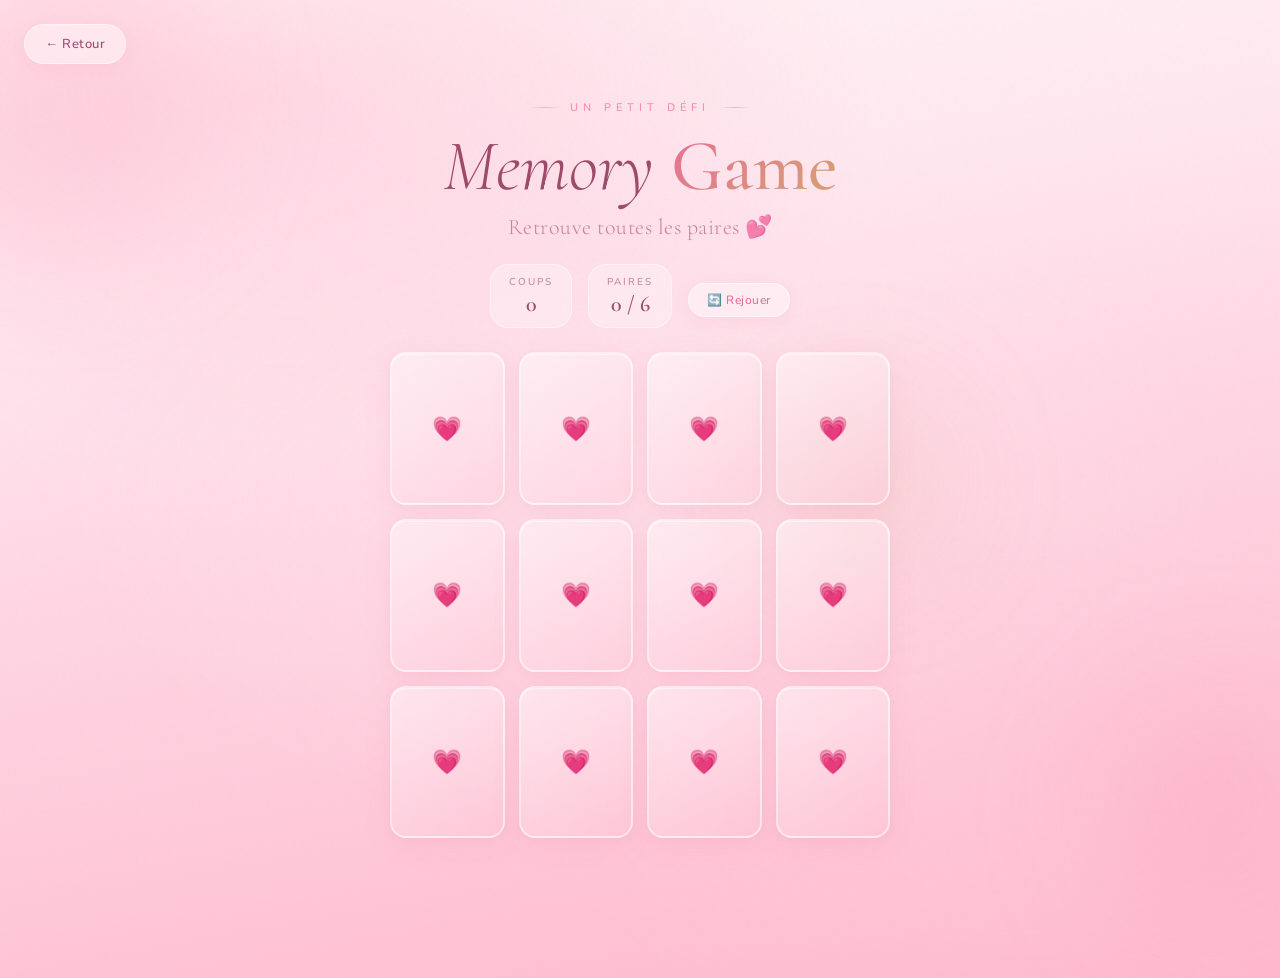
<file: memory.html>
<!DOCTYPE html>
<html lang="fr">
<head>
  <!-- Google tag (gtag.js) -->
  <script async src="https://www.googletagmanager.com/gtag/js?id=G-Q77GT18JP9"></script>
  <script>
    window.dataLayer = window.dataLayer || [];
    function gtag(){dataLayer.push(arguments);}
    gtag('js', new Date());
    gtag('config', 'G-Q77GT18JP9');
  </script>
  <meta charset="UTF-8">
  <meta name="viewport" content="width=device-width, initial-scale=1.0">
  <title>Memory 🧠</title>
  <link rel="preconnect" href="https://fonts.googleapis.com">
  <link href="https://fonts.googleapis.com/css2?family=Cormorant+Garamond:ital,wght@0,300;0,400;0,500;0,600;1,300;1,400;1,500&family=Nunito:wght@200;300;400;500;600&display=swap" rel="stylesheet">
  <link rel="stylesheet" href="style.css">
</head>
<body>

  <div class="page-moments">

    <!-- Décor ambiant -->
    <div class="orb orb-1"></div>
    <div class="orb orb-2"></div>
    <div class="orb orb-3"></div>
    <div class="hearts-container" id="heartsContainer"></div>

    <a href="index.html" class="back-btn">← Retour</a>

    <!-- 
         MEMORY GAME
          -->
    <div class="memory-wrapper">

      <!-- En-tête -->
      <div class="memory-header">
        <div class="welcome-tag">un petit défi</div>
        <h1 class="welcome-title">
          Memory <span>Game</span>
        </h1>
        <p class="welcome-sub">Retrouve toutes les paires 💕</p>
      </div>

      <!-- Stats -->
      <div class="memory-stats">
        <div class="stat-box">
          <span class="stat-label">Coups</span>
          <span class="stat-value" id="moveCount">0</span>
        </div>
        <div class="stat-box">
          <span class="stat-label">Paires</span>
          <span class="stat-value"><span id="pairCount">0</span> / <span id="totalPairs">0</span></span>
        </div>
        <button class="game-btn memory-restart" id="restartBtn">🔄 Rejouer</button>
      </div>

      <!-- Grille de cartes -->
      <div class="memory-grid" id="memoryGrid"></div>

      <!-- Message de victoire -->
      <div class="memory-win" id="memoryWin">
        <div class="win-content">
          <div class="win-emoji">🎉</div>
          <h2 class="win-title">Bravo ma Jiji !</h2>
          <p class="win-text">Tu as trouvé toutes les paires en <strong id="winMoves">0</strong> coups 💖</p>
          <button class="game-btn" id="winRestartBtn">Rejouer 🔄</button>
        </div>
      </div>

    </div>

    <p class="footer-text" style="position:relative; z-index:2; margin-top:40px;"></p>
  </div>

  <script src="script.js"></script>
  <script>
  /* 
     MEMORY GAME — Logique
     */

  // 
  // 🎯 CARTES DU JEU
  // type: 'emoji' → affiche l'emoji
  // type: 'photo' → affiche une image (remplace src par tes photos)
  // Chaque entrée = 1 paire (sera dupliquée automatiquement)
  // 
  const CARD_DATA = [
    { type: 'emoji', value: '💕', label: 'Amour' },
    { type: 'emoji', value: '🌸', label: 'Fleur' },
    { type: 'emoji', value: '🧸', label: 'Nounours' },
    { type: 'photo', value: 'date13.JPG', label: 'Photo 1' },
    { type: 'photo', value: 'nous1.jpeg', label: 'Photo 2' },
    { type: 'photo', value: 'date23.JPG', label: 'Photo 3' },
  ];

  const grid = document.getElementById('memoryGrid');
  const moveCountEl = document.getElementById('moveCount');
  const pairCountEl = document.getElementById('pairCount');
  const totalPairsEl = document.getElementById('totalPairs');
  const winScreen = document.getElementById('memoryWin');
  const winMovesEl = document.getElementById('winMoves');
  const restartBtn = document.getElementById('restartBtn');
  const winRestartBtn = document.getElementById('winRestartBtn');

  let cards = [];
  let flippedCards = [];
  let matchedPairs = 0;
  let moves = 0;
  let locked = false;

  /* ─── Mélanger un tableau ─── */
  function shuffle(arr) {
    for (let i = arr.length - 1; i > 0; i--) {
      const j = Math.floor(Math.random() * (i + 1));
      [arr[i], arr[j]] = [arr[j], arr[i]];
    }
    return arr;
  }

  /* ─── Créer le jeu ─── */
  function initGame() {
    // Reset
    grid.innerHTML = '';
    flippedCards = [];
    matchedPairs = 0;
    moves = 0;
    locked = false;
    moveCountEl.textContent = '0';
    pairCountEl.textContent = '0';
    totalPairsEl.textContent = CARD_DATA.length;
    winScreen.classList.remove('active');

    // Dupliquer + mélanger
    cards = shuffle([...CARD_DATA, ...CARD_DATA].map((card, i) => ({ ...card, id: i })));

    // Créer les éléments
    cards.forEach((card, index) => {
      const el = document.createElement('div');
      el.className = 'memory-card';
      el.dataset.index = index;
      el.dataset.label = card.label;

      el.innerHTML = `
        <div class="card-inner">
          <div class="card-front">💗</div>
          <div class="card-back">
            ${card.type === 'emoji'
              ? `<span class="card-emoji">${card.value}</span>`
              : `<img class="card-photo" src="${card.value}" alt="${card.label}">`
            }
          </div>
        </div>
      `;

      el.addEventListener('click', () => flipCard(el, index));

      // Animation d'entrée décalée
      el.style.opacity = '0';
      el.style.transform = 'scale(0.8) rotateY(10deg)';
      el.style.transition = 'opacity 0.4s ease, transform 0.4s ease';
      setTimeout(() => {
        el.style.opacity = '1';
        el.style.transform = 'scale(1) rotateY(0deg)';
      }, 80 + index * 50);

      grid.appendChild(el);
    });
  }

  /* ─── Retourner une carte ─── */
  function flipCard(el, index) {
    if (locked) return;
    if (el.classList.contains('flipped') || el.classList.contains('matched')) return;
    if (flippedCards.length >= 2) return;

    el.classList.add('flipped');
    flippedCards.push({ el, index, label: cards[index].label });

    if (flippedCards.length === 2) {
      moves++;
      moveCountEl.textContent = moves;
      checkMatch();
    }
  }

  /* ─── Vérifier la paire ─── */
  function checkMatch() {
    const [a, b] = flippedCards;

    if (a.label === b.label) {
      // Paire trouvée !
      a.el.classList.add('matched');
      b.el.classList.add('matched');
      matchedPairs++;
      pairCountEl.textContent = matchedPairs;
      flippedCards = [];

      // Burst
      createMemoryBurst(a.el);
      createMemoryBurst(b.el);

      // Victoire ?
      if (matchedPairs === CARD_DATA.length) {
        setTimeout(() => triggerWin(), 800);
      }
    } else {
      // Pas de match → retourner
      locked = true;
      setTimeout(() => {
        a.el.classList.remove('flipped');
        b.el.classList.remove('flipped');
        flippedCards = [];
        locked = false;
      }, 900);
    }
  }

  /* ─── Burst sur une carte matchée ─── */
  function createMemoryBurst(el) {
    const rect = el.getBoundingClientRect();
    const cx = rect.left + rect.width / 2;
    const cy = rect.top + rect.height / 2;
    const emojis = ['💗', '✨', '💕', '🌸'];

    for (let i = 0; i < 6; i++) {
      const p = document.createElement('span');
      p.className = 'burst-particle';
      p.textContent = emojis[Math.floor(Math.random() * emojis.length)];
      p.style.left = cx + 'px';
      p.style.top = cy + 'px';
      p.style.position = 'fixed';
      p.style.setProperty('--angle', `${(i / 6) * 360}deg`);
      p.style.setProperty('--dist', `${40 + Math.random() * 40}px`);
      document.body.appendChild(p);
      setTimeout(() => p.remove(), 1000);
    }
  }

  /* ─── Écran de victoire ─── */
  function triggerWin() {
    winMovesEl.textContent = moves;
    winScreen.classList.add('active');

    // Confettis
    for (let i = 0; i < 25; i++) {
      setTimeout(() => {
        const c = document.createElement('span');
        c.className = 'confetti';
        c.textContent = ['💖','💕','✨','🌸','♡','💗','🩷','🎉'][Math.floor(Math.random()*8)];
        c.style.left = Math.random() * 100 + '%';
        c.style.setProperty('--fall-duration', (2 + Math.random() * 3) + 's');
        c.style.setProperty('--sway', (Math.random() > 0.5 ? '' : '-') + (20 + Math.random()*60) + 'px');
        document.querySelector('.memory-wrapper').appendChild(c);
        setTimeout(() => c.remove(), 5000);
      }, i * 90);
    }
  }

  /* ─── Restart ─── */
  restartBtn.addEventListener('click', initGame);
  winRestartBtn.addEventListener('click', initGame);

  // Lancer le jeu
  initGame();
  </script>
</body>
</html>
</file>
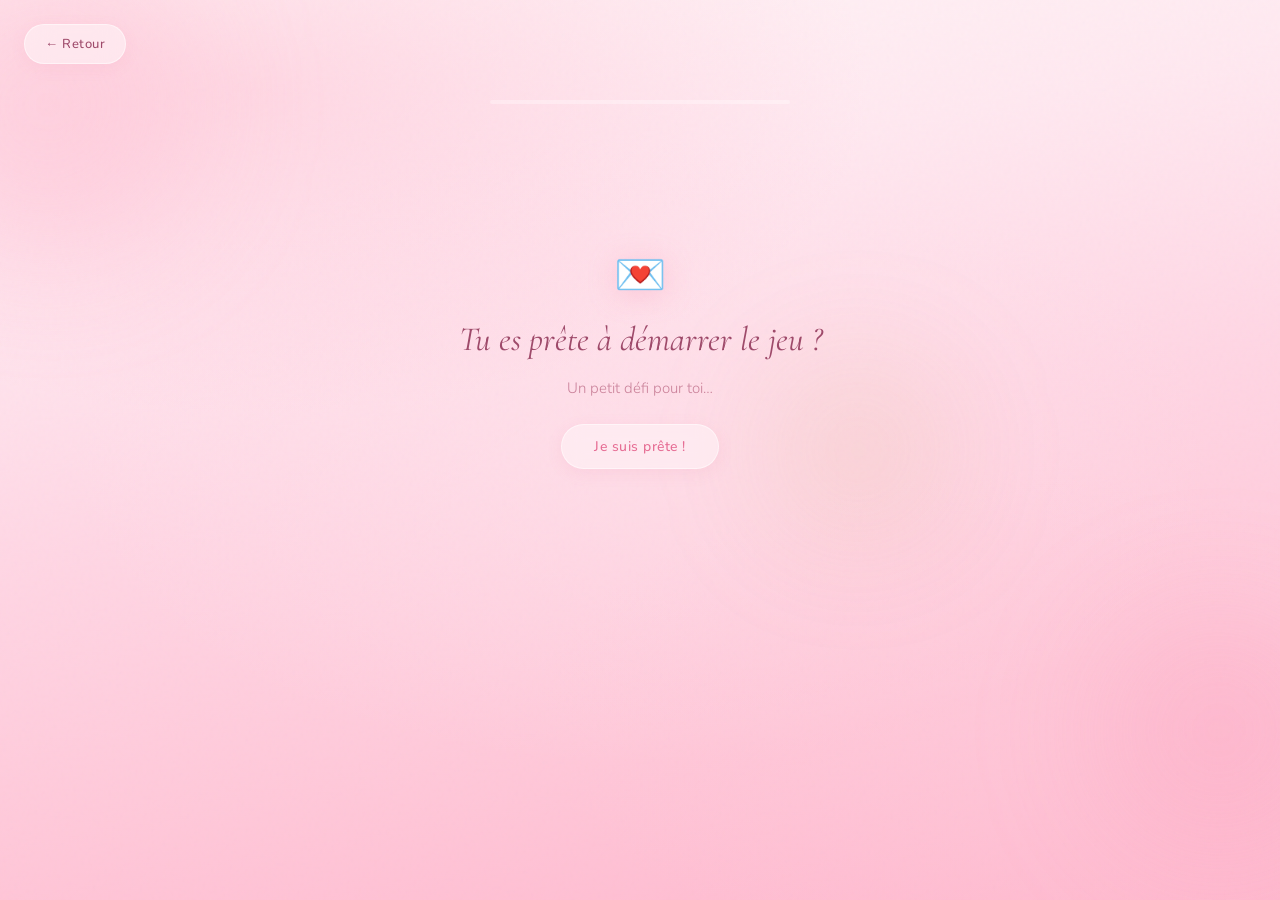
<file: pour-toi.html>
<!DOCTYPE html>
<html lang="fr">
<head>
  <!-- Google tag (gtag.js) -->
  <script async src="https://www.googletagmanager.com/gtag/js?id=G-Q77GT18JP9"></script>
  <script>
    window.dataLayer = window.dataLayer || [];
    function gtag(){dataLayer.push(arguments);}
    gtag('js', new Date());
    gtag('config', 'G-Q77GT18JP9');
  </script>
  <meta charset="UTF-8">
  <meta name="viewport" content="width=device-width, initial-scale=1.0">
  <title>Pour toi 💕</title>
  <link rel="preconnect" href="https://fonts.googleapis.com">
  <link href="https://fonts.googleapis.com/css2?family=Cormorant+Garamond:ital,wght@0,300;0,400;0,500;0,600;1,300;1,400;1,500&family=Nunito:wght@200;300;400;500;600&display=swap" rel="stylesheet">
  <link rel="stylesheet" href="style.css">
</head>
<body>

  <div class="page-moments">

    
    <div class="orb orb-1"></div>
    <div class="orb orb-2"></div>
    <div class="orb orb-3"></div>
    <div class="hearts-container" id="heartsContainer"></div>

    <a href="index.html" class="back-btn">← Retour</a>

    <!--
         MINI-JEU — Message caché
          -->
    <div class="game-wrapper" id="gameWrapper">

      <!-- Barre de progression -->
      <div class="game-progress">
        <div class="game-progress-bar" id="progressBar"></div>
      </div>

      <!-- Fragments collectés (apparaissent au fur et à mesure) -->
      <div class="game-fragments" id="fragmentsDisplay"></div>

      <!-- Zone des étapes (une seule visible à la fois) -->
      <div class="game-stage" id="gameStage">

        <!-- ─── ÉTAPE 0 : Intro ─── -->
        <div class="step step-active" data-step="0">
          <div class="step-icon">💌</div>
          <h2 class="step-title">Tu es prête à démarrer le jeu ?</h2>
          <p class="step-text">Un petit défi pour toi…</p>
          <button class="game-btn" onclick="startGame()">Je suis prête !</button>
        </div>

        <!-- ─── ÉTAPE 1 : Question date avec zone de texte ─── -->
        <div class="step" data-step="1">
          <div class="step-icon">🌸</div>
          <h2 class="step-title">À quelle date on s'est mis en couple ?</h2>
          <p class="step-text">Écris la date au format jj/mm/aaaa</p>
          <div class="date-input-wrap">
            <input type="text" class="game-input" id="dateInput" placeholder="jj/mm/aaaa" maxlength="10" autocomplete="off">
            <button class="game-btn" onclick="checkDate()">Valider 💕</button>
          </div>
          <p class="error-msg" id="dateError"></p>
        </div>

        <!-- ─── ÉTAPE 2 : Étoiles ─── -->
        <div class="step" data-step="2">
          <div class="step-icon">✨</div>
          <h2 class="step-title">Dernier effort…</h2>
          <p class="step-text">Clique sur toutes les étoiles pour libérer le dernier morceau</p>
          <div class="stars-grid" id="starsGrid">
            <button class="star-btn" onclick="clickStar(this)">⭐</button>
            <button class="star-btn" onclick="clickStar(this)">⭐</button>
            <button class="star-btn" onclick="clickStar(this)">⭐</button>
            <button class="star-btn" onclick="clickStar(this)">⭐</button>
            <button class="star-btn" onclick="clickStar(this)">⭐</button>
          </div>
        </div>

      </div>

      <!-- ─── RÉVÉLATION FINALE ─── -->
      <div class="final-reveal" id="finalReveal">
        <div class="reveal-glow"></div>
        <div class="reveal-content">
          <div class="reveal-emoji">💖</div>
          <p class="reveal-message" id="revealMessage"></p>
          <div class="reveal-sparkles">✦ ✦ ✦</div>
        </div>
      </div>

    </div>

    <p class="footer-text" style="position:relative; z-index:2; margin-top:40px;"></p>
  </div>

  <script src="script.js"></script>
  <script>
  /* 
     MINI-JEU — 3 étapes → "Je t'aime très fort ma Jiji"
    */

  // 
  // 🎯 FRAGMENTS (un par étape)
  //
  const FRAGMENTS = ["Je", "t'", "aime"];

  // 🎯 MESSAGE FINAL (affiché à la révélation)
  const FINAL_MESSAGE = "Je t'aime très fort ma Jiji 💖";

  // 🎯 BONNE RÉPONSE pour la question date
  const CORRECT_DATE = "28/12/2025";

  let currentStep = 0;
  let collectedFragments = [];
  let starsClicked = 0;
  const totalSteps = FRAGMENTS.length;

  const stage = document.getElementById('gameStage');
  const progressBar = document.getElementById('progressBar');
  const fragmentsDisplay = document.getElementById('fragmentsDisplay');
  const finalReveal = document.getElementById('finalReveal');
  const revealMessage = document.getElementById('revealMessage');

  /* ─── Utils ─── */
  function updateProgress() {
    const pct = (collectedFragments.length / totalSteps) * 100;
    progressBar.style.width = pct + '%';
  }

  function addFragment(text) {
    collectedFragments.push(text);

    const span = document.createElement('span');
    span.className = 'fragment-word';
    span.textContent = text;
    fragmentsDisplay.appendChild(span);

    requestAnimationFrame(() => {
      requestAnimationFrame(() => span.classList.add('visible'));
    });

    updateProgress();
  }

  function goToStep(n) {
    const active = stage.querySelector('.step-active');
    if (active) {
      active.classList.remove('step-active');
      active.classList.add('step-exit');
      setTimeout(() => active.classList.remove('step-exit'), 500);
    }

    if (n > totalSteps - 1 && collectedFragments.length >= totalSteps) {
      setTimeout(() => triggerReveal(), 600);
      return;
    }

    currentStep = n;
    const next = stage.querySelector(`[data-step="${n}"]`);
    setTimeout(() => {
      next.classList.add('step-active');
    }, 400);
  }

  function completeStep(stepIndex) {
    addFragment(FRAGMENTS[stepIndex]);
    createBurst();

    const nextStep = stepIndex + 1;
    setTimeout(() => {
      if (nextStep >= totalSteps) {
        // Tous les fragments collectés → révélation
        setTimeout(() => triggerReveal(), 600);
      } else {
        goToStep(nextStep);
      }
    }, 900);
  }

  /* Burst de particules  */
  function createBurst() {
    const emojis = ['💗', '✨', '💕', '🌸', '♡'];
    for (let i = 0; i < 8; i++) {
      const p = document.createElement('span');
      p.className = 'burst-particle';
      p.textContent = emojis[Math.floor(Math.random() * emojis.length)];
      p.style.setProperty('--angle', `${(i / 8) * 360}deg`);
      p.style.setProperty('--dist', `${60 + Math.random() * 50}px`);
      document.getElementById('gameWrapper').appendChild(p);
      setTimeout(() => p.remove(), 1000);
    }
  }

  /* Étape 0 : Intro → donne "Je" */
  function startGame() {
    completeStep(0);
  }

  /*  Étape 1 : Question date → donne "t'" */
  function checkDate() {
    const input = document.getElementById('dateInput');
    const error = document.getElementById('dateError');
    const val = input.value.trim();

    if (val === CORRECT_DATE) {
      input.disabled = true;
      input.classList.add('input-success');
      error.textContent = '';
      completeStep(1);
    } else {
      error.textContent = 'Hmm… essaie encore 💭';
      error.classList.add('shake');
      input.classList.add('input-error');
      setTimeout(() => {
        error.classList.remove('shake');
        input.classList.remove('input-error');
      }, 600);
    }
  }

  // Permettre la validation avec Entrée
  document.addEventListener('keydown', (e) => {
    const input = document.getElementById('dateInput');
    if (e.key === 'Enter' && input && document.activeElement === input) {
      checkDate();
    }
  });

  /* Étape 2 : Étoiles → donne "aime"  */
  function clickStar(btn) {
    btn.classList.add('star-clicked');
    btn.disabled = true;
    btn.textContent = '✨';
    starsClicked++;

    if (starsClicked >= 5) {
      setTimeout(() => {
        completeStep(2);
      }, 400);
    }
  }

  /* RÉVÉLATION FINALE */
  function triggerReveal() {
    stage.style.display = 'none';
    fragmentsDisplay.style.display = 'none';

    revealMessage.textContent = FINAL_MESSAGE;
    finalReveal.classList.add('active');

    // Confettis
    for (let i = 0; i < 30; i++) {
      setTimeout(() => {
        const c = document.createElement('span');
        c.className = 'confetti';
        c.textContent = ['💖','💕','✨','🌸','♡','💗','🩷'][Math.floor(Math.random()*7)];
        c.style.left = Math.random() * 100 + '%';
        c.style.setProperty('--fall-duration', (2 + Math.random() * 3) + 's');
        c.style.setProperty('--sway', (Math.random() > 0.5 ? '' : '-') + (20 + Math.random()*60) + 'px');
        document.getElementById('gameWrapper').appendChild(c);
        setTimeout(() => c.remove(), 5000);
      }, i * 80);
    }
  }
  </script>
</body>
</html>
</file>
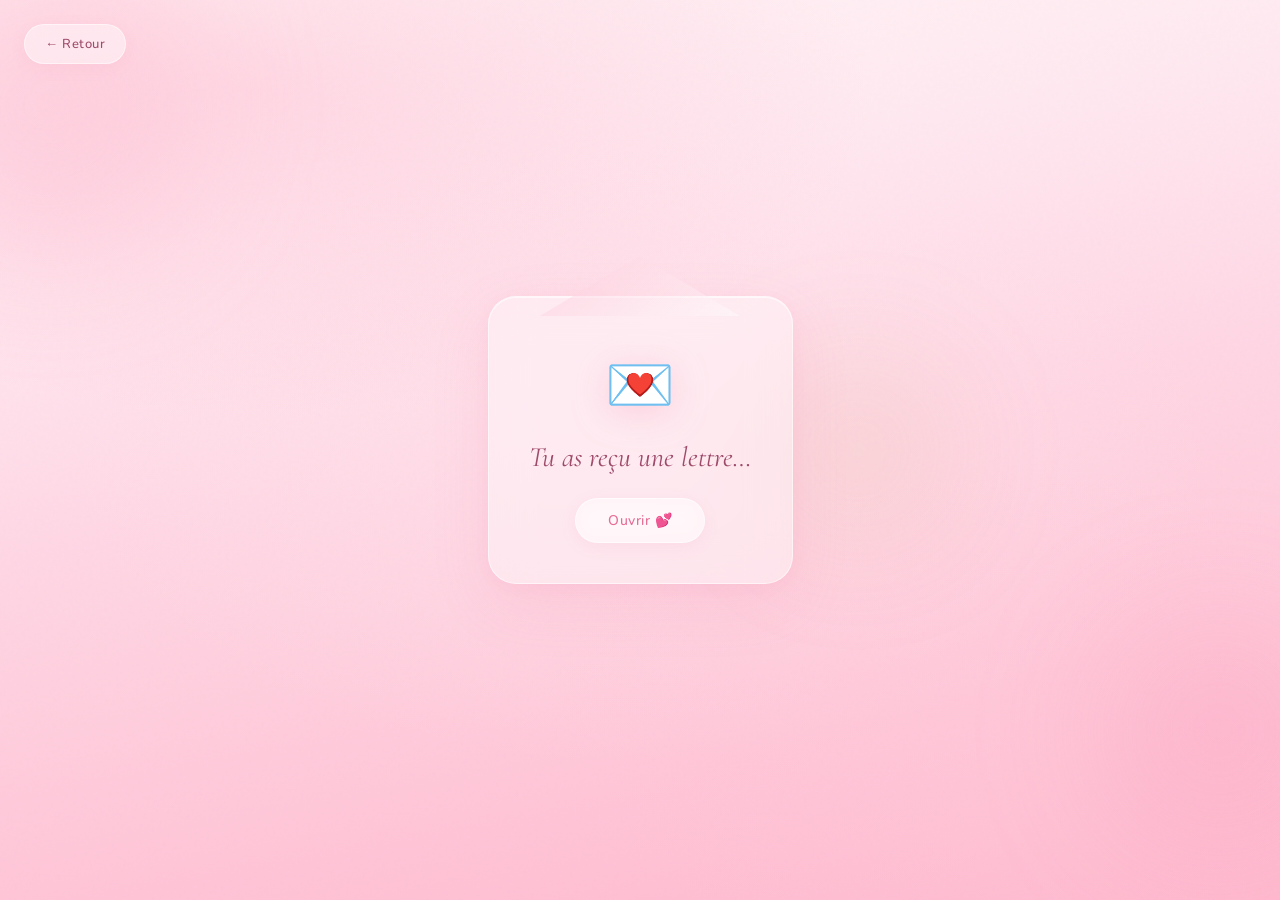
<file: un-secret.html>
<!DOCTYPE html>
<html lang="fr">
<head>
  <!-- Google tag (gtag.js) -->
  <script async src="https://www.googletagmanager.com/gtag/js?id=G-Q77GT18JP9"></script>
  <script>
    window.dataLayer = window.dataLayer || [];
    function gtag(){dataLayer.push(arguments);}
    gtag('js', new Date());
    gtag('config', 'G-Q77GT18JP9');
  </script>
  <meta charset="UTF-8">
  <meta name="viewport" content="width=device-width, initial-scale=1.0">
  <title>Un secret 💌</title>
  <link rel="preconnect" href="https://fonts.googleapis.com">
  <link href="https://fonts.googleapis.com/css2?family=Cormorant+Garamond:ital,wght@0,300;0,400;0,500;0,600;1,300;1,400;1,500&family=Nunito:wght@200;300;400;500;600&display=swap" rel="stylesheet">
  <link rel="stylesheet" href="style.css">
</head>
<body>

  <div class="page-moments">

    <!-- Décor ambiant -->
    <div class="orb orb-1"></div>
    <div class="orb orb-2"></div>
    <div class="orb orb-3"></div>
    <div class="hearts-container" id="heartsContainer"></div>

    <a href="index.html" class="back-btn">← Retour</a>

    <!-- 
         UN SECRET — Lettre interactive
     -->
    <div class="secret-wrapper">

      <!-- Enveloppe géante -->
      <div class="envelope" id="envelope">
        <div class="envelope-flap"></div>
        <div class="envelope-body">
          <div class="envelope-icon">💌</div>
          <p class="envelope-text">Tu as reçu une lettre…</p>
          <button class="game-btn" id="openLetterBtn">Ouvrir 💕</button>
        </div>
      </div>

      <!-- Lettre révélée -->
      <div class="letter" id="letter">
        <div class="letter-paper">

          <div class="letter-header">
            <span class="letter-tag">Pour toi, ma Jiji 💕</span>
          </div>

          <div class="letter-body" id="letterBody">
            <!-- Les mots apparaissent ici un par un -->
          </div>

          <div class="letter-hint" id="letterHint">
            <span>Clique n'importe où pour lire la suite ✦</span>
          </div>

          <div class="letter-signature" id="letterSignature">
            — Jawad ♡
          </div>

        </div>
      </div>

    </div>

    <p class="footer-text" style="position:relative; z-index:2; margin-top:40px;"></p>
  </div>

  <script src="script.js"></script>
  <script>
  /* 
     UN SECRET — Lettre mot par mot
   */

  const LETTER_PARTS = [
    "Tu n'imagines pas",
    "à quel point",
    "tu rends ma vie",
    "plus belle.",
    "Merci pour ta douceur,",
    "ton rire,",
    "ta patience,",
    "et tout ce que tu es.",
    "Je t'aime très fort",
  ];

  const envelope = document.getElementById('envelope');
  const letter = document.getElementById('letter');
  const letterBody = document.getElementById('letterBody');
  const letterHint = document.getElementById('letterHint');
  const letterSignature = document.getElementById('letterSignature');
  const openBtn = document.getElementById('openLetterBtn');

  let partIndex = 0;
  let letterOpen = false;
  let letterComplete = false;

  /* Ouvrir l'enveloppe */
  openBtn.addEventListener('click', () => {
    envelope.classList.add('envelope-opened');
    setTimeout(() => {
      envelope.style.display = 'none';
      letter.classList.add('letter-visible');
      letterOpen = true;
    }, 700);
  });

  /*  Clic pour révéler le mot suivant */
  document.addEventListener('click', (e) => {
    if (!letterOpen || letterComplete) return;
    // Ignorer les clics sur le bouton retour
    if (e.target.closest('.back-btn')) return;

    if (partIndex < LETTER_PARTS.length) {
      const span = document.createElement('span');
      span.className = 'letter-word';
      span.textContent = LETTER_PARTS[partIndex] + ' ';
      letterBody.appendChild(span);

      requestAnimationFrame(() => {
        requestAnimationFrame(() => span.classList.add('visible'));
      });

      partIndex++;

      // Dernier mot → montrer signature + confettis
      if (partIndex >= LETTER_PARTS.length) {
        letterComplete = true;
        letterHint.classList.add('hidden');

        setTimeout(() => {
          letterSignature.classList.add('visible');
          launchLetterConfetti();
        }, 600);
      }
    }
  });

  /* ─── Confettis finaux ─── */
  function launchLetterConfetti() {
    const wrapper = document.querySelector('.secret-wrapper');
    for (let i = 0; i < 25; i++) {
      setTimeout(() => {
        const c = document.createElement('span');
        c.className = 'confetti';
        c.textContent = ['💖','💕','✨','🌸','♡','💗','🩷'][Math.floor(Math.random()*7)];
        c.style.left = Math.random() * 100 + '%';
        c.style.setProperty('--fall-duration', (2 + Math.random() * 3) + 's');
        c.style.setProperty('--sway', (Math.random() > 0.5 ? '' : '-') + (20 + Math.random()*60) + 'px');
        wrapper.appendChild(c);
        setTimeout(() => c.remove(), 5000);
      }, i * 100);
    }
  }
  </script>
</body>
</html>
</file>
<file: style.css>
/*
   POUR TOI 💕 — Feuille de style principale
*/

/*  Reset & Variables  */
*,
*::before,
*::after {
  margin: 0;
  padding: 0;
  box-sizing: border-box;
}

:root {
  /* Palette rose pastel */
  --rose-1: #fff5f7;
  --rose-2: #ffe4ec;
  --rose-3: #ffc8d9;
  --rose-4: #ffadc6;
  --rose-5: #f78cad;
  --rose-6: #e66d94;

  /* Accents */
  --blush: #fdf0f3;
  --cream: #fff9f5;
  --gold: #d4a574;
  --gold-light: #e8c9a0;

  /* Texte */
  --text-soft: rgba(180, 90, 120, 0.7);
  --text-warm: #9e4a6a;
}

html {
  scroll-behavior: smooth;
}

body {
  font-family: 'Nunito', sans-serif;
  background: var(--rose-1);
  color: var(--text-warm);
  overflow-x: hidden;
  -webkit-font-smoothing: antialiased;
}


/* ═══════════════════════════════════════════════════════
   HERO SECTION
   ═══════════════════════════════════════════════════════ */
.hero {
  min-height: 100vh;
  min-height: 100dvh;
  position: relative;
  display: flex;
  flex-direction: column;
  align-items: center;
  justify-content: center;
  padding: 40px 24px 60px;
  overflow: hidden;
}

/* Fond dégradé multicouche animé */
.hero::before {
  content: '';
  position: absolute;
  inset: 0;
  background:
    radial-gradient(ellipse 80% 60% at 20% 10%, rgba(255, 173, 198, 0.35) 0%, transparent 60%),
    radial-gradient(ellipse 70% 50% at 80% 80%, rgba(255, 200, 217, 0.4) 0%, transparent 55%),
    radial-gradient(ellipse 90% 70% at 50% 50%, rgba(255, 228, 236, 0.5) 0%, transparent 50%),
    linear-gradient(170deg, #fff5f7 0%, #ffe8f0 25%, #ffd6e4 50%, #ffc8d9 75%, #ffb8ce 100%);
  z-index: 0;
  animation: bgShift 20s ease-in-out infinite alternate;
}

@keyframes bgShift {
  0%   { filter: hue-rotate(0deg) brightness(1); }
  50%  { filter: hue-rotate(5deg) brightness(1.02); }
  100% { filter: hue-rotate(-3deg) brightness(1.01); }
}

/* Texture grain subtile */
.hero::after {
  content: '';
  position: absolute;
  inset: 0;
  opacity: 0.03;
  z-index: 1;
  pointer-events: none;
  background-image: url("data:image/svg+xml,%3Csvg viewBox='0 0 256 256' xmlns='http://www.w3.org/2000/svg'%3E%3Cfilter id='n'%3E%3CfeTurbulence type='fractalNoise' baseFrequency='0.9' numOctaves='4' stitchTiles='stitch'/%3E%3C/filter%3E%3Crect width='100%25' height='100%25' filter='url(%23n)'/%3E%3C/svg%3E");
}

.hero-content {
  position: relative;
  z-index: 2;
  display: flex;
  flex-direction: column;
  align-items: center;
  gap: 36px;
  max-width: 900px;
  width: 100%;
}


/* ─── Orbes lumineuses flottantes ─── */
.orb {
  position: absolute;
  border-radius: 50%;
  pointer-events: none;
  z-index: 1;
  filter: blur(60px);
}

.orb-1 {
  width: 300px;
  height: 300px;
  background: rgba(255, 173, 198, 0.3);
  top: -5%;
  left: -8%;
  animation: orbDrift1 18s ease-in-out infinite;
}

.orb-2 {
  width: 250px;
  height: 250px;
  background: rgba(247, 140, 173, 0.2);
  bottom: 5%;
  right: -5%;
  animation: orbDrift2 22s ease-in-out infinite;
}

.orb-3 {
  width: 180px;
  height: 180px;
  background: rgba(212, 165, 116, 0.15);
  top: 40%;
  left: 60%;
  animation: orbDrift3 15s ease-in-out infinite;
}

@keyframes orbDrift1 {
  0%, 100% { transform: translate(0, 0) scale(1); }
  33%      { transform: translate(40px, -30px) scale(1.1); }
  66%      { transform: translate(-20px, 40px) scale(0.9); }
}

@keyframes orbDrift2 {
  0%, 100% { transform: translate(0, 0) scale(1); }
  50%      { transform: translate(-50px, -30px) scale(1.15); }
}

@keyframes orbDrift3 {
  0%, 100% { transform: translate(0, 0); }
  50%      { transform: translate(30px, 30px); }
}


/* ═══════════════════════════════════════════════════════
   TEXTE DE BIENVENUE
   ═══════════════════════════════════════════════════════ */
.welcome-section {
  text-align: center;
  opacity: 0;
  animation: revealUp 1.2s cubic-bezier(.22, 1, .36, 1) 0.3s forwards;
}

.welcome-tag {
  font-family: 'Nunito', sans-serif;
  font-size: 11px;
  font-weight: 500;
  letter-spacing: 5px;
  text-transform: uppercase;
  color: var(--rose-5);
  margin-bottom: 12px;
  display: flex;
  align-items: center;
  justify-content: center;
  gap: 10px;
}

.welcome-tag::before,
.welcome-tag::after {
  content: '';
  width: 30px;
  height: 1px;
  background: linear-gradient(90deg, transparent, var(--rose-4), transparent);
}

.welcome-title {
  font-family: 'Cormorant Garamond', serif;
  font-size: clamp(36px, 8vw, 72px);
  font-weight: 300;
  font-style: italic;
  line-height: 1.1;
  color: var(--text-warm);
  margin-bottom: 8px;
}

.welcome-title span {
  font-weight: 500;
  font-style: normal;
  background: linear-gradient(135deg, var(--rose-6), var(--gold));
  -webkit-background-clip: text;
  -webkit-text-fill-color: transparent;
  background-clip: text;
}

.welcome-sub {
  font-family: 'Cormorant Garamond', serif;
  font-size: clamp(16px, 3vw, 22px);
  font-weight: 300;
  color: var(--text-soft);
  letter-spacing: 0.5px;
}


/* ═══════════════════════════════════════════════════════
   HERO IMAGE ZONE — Image + Countdown bubble
   ═══════════════════════════════════════════════════════ */
.hero-image-zone {
  position: relative;
  display: flex;
  align-items: center;
  justify-content: center;
  width: 100%;
  max-width: 900px;
}


/* ─── Bulle Countdown ─── */
.countdown-bubble {
  position: absolute;
  left: clamp(-10px, 2vw, 40px);
  top: 50%;
  transform: translateY(-50%);
  z-index: 10;

  display: flex;
  flex-direction: column;
  align-items: center;
  gap: 8px;

  padding: 20px 22px;
  border-radius: 26px;
  background: rgba(255, 255, 255, 0.35);
  backdrop-filter: blur(22px);
  -webkit-backdrop-filter: blur(22px);
  border: 1px solid rgba(255, 255, 255, 0.5);
  box-shadow:
    0 16px 50px rgba(230, 109, 148, 0.14),
    0 4px 18px rgba(230, 109, 148, 0.07),
    inset 0 1px 0 rgba(255, 255, 255, 0.55);

  opacity: 0;
  animation: revealBubble 1.2s cubic-bezier(.22, 1, .36, 1) 0.8s forwards;
}

@keyframes revealBubble {
  from { opacity: 0; transform: translateY(-50%) translateX(-30px) scale(0.9); }
  to   { opacity: 1; transform: translateY(-50%) translateX(0) scale(1); }
}

/* Reflet subtil en haut */
.countdown-bubble::before {
  content: '';
  position: absolute;
  top: 0;
  left: 0;
  right: 0;
  height: 45%;
  border-radius: 26px 26px 0 0;
  background: linear-gradient(to bottom, rgba(255, 255, 255, 0.1), transparent);
  pointer-events: none;
}

/* Label "Nos 3 mois dans" */
.countdown-label {
  font-family: 'Nunito', sans-serif;
  font-size: 11px;
  font-weight: 500;
  letter-spacing: 1.5px;
  text-transform: uppercase;
  color: var(--rose-5);
}

/* Timer principal */
.countdown-timer {
  display: flex;
  align-items: baseline;
  gap: 4px;
}

.countdown-unit {
  display: flex;
  align-items: baseline;
  gap: 1px;
}

.countdown-value {
  font-family: 'Cormorant Garamond', serif;
  font-size: clamp(26px, 4vw, 36px);
  font-weight: 600;
  color: var(--text-warm);
  min-width: 2ch;
  text-align: center;
  line-height: 1;
  transition: transform 0.3s cubic-bezier(.22, 1, .36, 1), opacity 0.3s ease;
}

.countdown-value.tick {
  transform: translateY(-3px) scale(1.1);
  opacity: 0.7;
}

.countdown-suffix {
  font-family: 'Nunito', sans-serif;
  font-size: 12px;
  font-weight: 400;
  color: var(--text-soft);
  margin-left: 1px;
}

.countdown-sep {
  font-family: 'Cormorant Garamond', serif;
  font-size: clamp(20px, 3vw, 28px);
  font-weight: 300;
  color: var(--rose-4);
  margin: 0 2px;
  line-height: 1;
  animation: pulseSep 2s ease-in-out infinite;
}

@keyframes pulseSep {
  0%, 100% { opacity: 1; }
  50% { opacity: 0.3; }
}

/* Date cible */
.countdown-date {
  font-family: 'Nunito', sans-serif;
  font-size: 10px;
  font-weight: 400;
  letter-spacing: 1px;
  color: var(--gold);
}

/* ─── Countdown responsive ─── */
@media (max-width: 900px) {
  .hero-image-zone {
    flex-direction: column;
    gap: 20px;
  }

  .countdown-bubble {
    position: relative;
    left: auto;
    top: auto;
    transform: none;
    animation: revealUp 1.2s cubic-bezier(.22, 1, .36, 1) 0.8s forwards;
    order: -1;
  }
}

@media (max-width: 600px) {
  .countdown-bubble {
    padding: 16px 18px;
    border-radius: 22px;
  }

  .countdown-value {
    font-size: 24px;
  }
}


/* ═══════════════════════════════════════════════════════
   IMAGE — Composition organique
   ═══════════════════════════════════════════════════════ */
.image-showcase {
  position: relative;
  width: clamp(220px, 50vw, 340px);
  opacity: 0;
  animation: revealScale 1.4s cubic-bezier(.22, 1, .36, 1) 0.6s forwards;
}

.image-frame {
  position: relative;
  border-radius: 40% 60% 55% 45% / 55% 45% 60% 40%;
  overflow: hidden;
  aspect-ratio: 3 / 4;
  box-shadow:
    0 30px 80px rgba(230, 109, 148, 0.2),
    0 10px 30px rgba(230, 109, 148, 0.1),
    inset 0 0 60px rgba(255, 255, 255, 0.2);
  border: 3px solid rgba(255, 255, 255, 0.5);
  animation:
    morphBlob 12s ease-in-out infinite,
    gentleFloat 6s ease-in-out infinite;
}

@keyframes morphBlob {
  0%, 100% { border-radius: 40% 60% 55% 45% / 55% 45% 60% 40%; }
  25%      { border-radius: 55% 45% 40% 60% / 45% 60% 45% 55%; }
  50%      { border-radius: 45% 55% 60% 40% / 60% 40% 55% 45%; }
  75%      { border-radius: 60% 40% 45% 55% / 40% 55% 45% 60%; }
}

@keyframes gentleFloat {
  0%, 100% { transform: translateY(0); }
  50%      { transform: translateY(-10px); }
}

.image-frame img {
  width: 100%;
  height: 100%;
  object-fit: cover;
  object-position: center 15%;
  display: block;
}

/* Overlay lumineux sur l'image */
.image-frame::after {
  content: '';
  position: absolute;
  inset: 0;
  background: linear-gradient(
    to top,
    rgba(255, 200, 217, 0.2) 0%,
    transparent 30%,
    transparent 70%,
    rgba(255, 245, 247, 0.15) 100%
  );
  pointer-events: none;
}

/* Anneau décoratif doré qui tourne */
.image-ring {
  position: absolute;
  inset: -18px;
  border-radius: 50%;
  border: 1px solid rgba(212, 165, 116, 0.2);
  animation: ringRotate 30s linear infinite;
  pointer-events: none;
}

.image-ring::before {
  content: '✦';
  position: absolute;
  top: -6px;
  left: 50%;
  transform: translateX(-50%);
  font-size: 12px;
  color: var(--gold);
  text-shadow: 0 0 10px rgba(212, 165, 116, 0.5);
}

@keyframes ringRotate {
  from { transform: rotate(0deg); }
  to   { transform: rotate(360deg); }
}



/* ═══════════════════════════════════════════════════════
   CARROUSEL — Navigation glassmorphism
   ═══════════════════════════════════════════════════════ */
.carousel-wrapper {
  width: 100%;
  max-width: 720px;
  opacity: 0;
  animation: revealUp 1.4s cubic-bezier(.22, 1, .36, 1) 0.9s forwards;
}

.carousel-container {
  position: relative;
  overflow: hidden;
  border-radius: 28px;
  background: rgba(255, 255, 255, 0.35);
  backdrop-filter: blur(24px);
  -webkit-backdrop-filter: blur(24px);
  border: 1px solid rgba(255, 255, 255, 0.5);
  box-shadow:
    0 20px 60px rgba(230, 109, 148, 0.1),
    0 4px 20px rgba(230, 109, 148, 0.05),
    inset 0 1px 0 rgba(255, 255, 255, 0.6);
}

.carousel-track {
  display: flex;
  transition: transform 0.7s cubic-bezier(.22, 1, .36, 1);
}

.carousel-slide {
  min-width: 100%;
  padding: clamp(28px, 5vw, 48px) clamp(24px, 5vw, 40px);
  text-align: center;
  display: flex;
  flex-direction: column;
  align-items: center;
  justify-content: center;
  gap: 14px;
  min-height: 180px;
}

/* Lien cliquable icône + titre */
.slide-link {
  display: flex;
  flex-direction: column;
  align-items: center;
  gap: 10px;
  text-decoration: none;
  color: inherit;
  cursor: pointer;
  padding: 12px 24px;
  border-radius: 20px;
  transition: all 0.35s cubic-bezier(.22, 1, .36, 1);
}

.slide-link:hover {
  background: rgba(255, 255, 255, 0.25);
  transform: translateY(-3px);
  box-shadow: 0 8px 24px rgba(230, 109, 148, 0.12);
}

.slide-link:hover .slide-title {
  background: linear-gradient(135deg, var(--rose-6), var(--gold));
  -webkit-background-clip: text;
  -webkit-text-fill-color: transparent;
  background-clip: text;
}

.slide-link:hover .slide-icon {
  transform: scale(1.15);
  filter: drop-shadow(0 6px 18px rgba(247, 140, 173, 0.45));
}

.slide-link .slide-icon {
  transition: all 0.35s ease;
}

.slide-link .slide-title {
  transition: all 0.35s ease;
}

.slide-icon {
  font-size: 32px;
  filter: drop-shadow(0 4px 12px rgba(247, 140, 173, 0.3));
  animation: gentleFloat 4s ease-in-out infinite;
}

.slide-title {
  font-family: 'Cormorant Garamond', serif;
  font-size: clamp(24px, 4.5vw, 36px);
  font-weight: 400;
  color: var(--text-warm);
  line-height: 1.2;
}

.slide-text {
  font-family: 'Nunito', sans-serif;
  font-size: clamp(13px, 2.2vw, 16px);
  font-weight: 300;
  color: var(--text-soft);
  line-height: 1.7;
  max-width: 420px;
}

.slide-divider {
  width: 40px;
  height: 1px;
  background: linear-gradient(90deg, transparent, var(--gold-light), transparent);
}

/* Flèches de navigation */
.carousel-nav {
  position: absolute;
  top: 50%;
  transform: translateY(-50%);
  width: 38px;
  height: 38px;
  border-radius: 50%;
  border: 1px solid rgba(255, 255, 255, 0.6);
  background: rgba(255, 255, 255, 0.5);
  backdrop-filter: blur(10px);
  -webkit-backdrop-filter: blur(10px);
  cursor: pointer;
  display: flex;
  align-items: center;
  justify-content: center;
  transition: all 0.3s ease;
  z-index: 3;
  color: var(--rose-6);
  font-size: 14px;
}

.carousel-nav:hover {
  background: rgba(255, 255, 255, 0.8);
  box-shadow: 0 4px 16px rgba(230, 109, 148, 0.15);
  transform: translateY(-50%) scale(1.08);
}

.carousel-prev { left: 12px; }
.carousel-next { right: 12px; }

/* Points de navigation */
.carousel-dots {
  display: flex;
  justify-content: center;
  gap: 10px;
  margin-top: 20px;
}

.carousel-dot {
  width: 8px;
  height: 8px;
  border-radius: 4px;
  border: none;
  background: var(--rose-3);
  cursor: pointer;
  transition: all 0.4s cubic-bezier(.22, 1, .36, 1);
  padding: 0;
}

.carousel-dot.active {
  width: 28px;
  background: linear-gradient(90deg, var(--rose-5), var(--gold));
  box-shadow: 0 2px 8px rgba(247, 140, 173, 0.3);
}

.carousel-dot:hover:not(.active) {
  background: var(--rose-4);
  transform: scale(1.2);
}

/* Pilules de navigation */
.carousel-pills {
  display: flex;
  justify-content: center;
  gap: 8px;
  margin-top: 16px;
  flex-wrap: wrap;
}

.carousel-pill {
  font-family: 'Nunito', sans-serif;
  font-size: 11px;
  font-weight: 400;
  letter-spacing: 0.8px;
  padding: 7px 16px;
  border-radius: 20px;
  border: 1px solid rgba(255, 255, 255, 0.4);
  background: transparent;
  color: var(--text-soft);
  cursor: pointer;
  transition: all 0.3s ease;
  backdrop-filter: blur(8px);
  -webkit-backdrop-filter: blur(8px);
}

.carousel-pill.active {
  background: rgba(255, 255, 255, 0.45);
  color: var(--text-warm);
  font-weight: 500;
  border-color: rgba(255, 255, 255, 0.7);
  box-shadow: 0 2px 12px rgba(230, 109, 148, 0.08);
}

.carousel-pill:hover:not(.active) {
  background: rgba(255, 255, 255, 0.25);
  color: var(--text-warm);
}


/* ═══════════════════════════════════════════════════════
   COEURS FLOTTANTS
   ═══════════════════════════════════════════════════════ */
.hearts-container {
  position: absolute;
  inset: 0;
  pointer-events: none;
  z-index: 1;
  overflow: hidden;
}

.floating-heart {
  position: absolute;
  bottom: -30px;
  opacity: 0;
  animation: floatUp var(--dur) ease-in-out var(--delay) infinite;
  font-size: var(--size);
  color: var(--rose-4);
}

@keyframes floatUp {
  0%   { transform: translateY(0) rotate(0deg) scale(0.5); opacity: 0; }
  10%  { opacity: 0.5; }
  50%  { opacity: 0.25; }
  100% { transform: translateY(-105vh) rotate(var(--rot)) scale(1); opacity: 0; }
}


/* ═══════════════════════════════════════════════════════
   FOOTER
   ═══════════════════════════════════════════════════════ */
.footer-text {
  font-family: 'Nunito', sans-serif;
  font-size: 10px;
  font-weight: 300;
  letter-spacing: 4px;
  text-transform: uppercase;
  color: rgba(180, 90, 120, 0.3);
  opacity: 0;
  animation: revealUp 1s ease 1.5s forwards;
}


/* ═══════════════════════════════════════════════════════
   SECTION MESSAGE
   ═══════════════════════════════════════════════════════ */
.message-section {
  min-height: 70vh;
  display: flex;
  align-items: center;
  justify-content: center;
  padding: 80px 24px;
  position: relative;
  background: linear-gradient(180deg, var(--rose-1) 0%, #fff 40%, var(--rose-1) 100%);
}

.message-card {
  max-width: 560px;
  text-align: center;
  padding: 60px 40px;
  background: rgba(255, 255, 255, 0.6);
  backdrop-filter: blur(20px);
  -webkit-backdrop-filter: blur(20px);
  border-radius: 32px;
  border: 1px solid rgba(255, 255, 255, 0.7);
  box-shadow: 0 30px 80px rgba(230, 109, 148, 0.08);
  opacity: 0;
  transform: translateY(40px);
  transition: all 0.8s cubic-bezier(.22, 1, .36, 1);
}

.message-card.visible {
  opacity: 1;
  transform: translateY(0);
}

.message-card .msg-emoji {
  font-size: 40px;
  margin-bottom: 20px;
  display: block;
}

.message-card h2 {
  font-family: 'Cormorant Garamond', serif;
  font-size: clamp(26px, 5vw, 38px);
  font-weight: 400;
  font-style: italic;
  color: var(--text-warm);
  line-height: 1.4;
  margin-bottom: 16px;
}

.message-card p {
  font-family: 'Nunito', sans-serif;
  font-size: clamp(14px, 2.5vw, 16px);
  font-weight: 300;
  color: var(--text-soft);
  line-height: 1.8;
}

.message-card .signature {
  margin-top: 28px;
  font-family: 'Cormorant Garamond', serif;
  font-size: 18px;
  font-style: italic;
  color: var(--gold);
}


/* ═══════════════════════════════════════════════════════
   ANIMATIONS GLOBALES
   ═══════════════════════════════════════════════════════ */
@keyframes revealUp {
  from { opacity: 0; transform: translateY(30px); }
  to   { opacity: 1; transform: translateY(0); }
}

@keyframes revealScale {
  from { opacity: 0; transform: scale(0.88); }
  to   { opacity: 1; transform: scale(1); }
}


/* ═══════════════════════════════════════════════════════
   RESPONSIVE
   ═══════════════════════════════════════════════════════ */
@media (max-width: 600px) {
  .carousel-nav {
    width: 32px;
    height: 32px;
    font-size: 12px;
  }
  .carousel-prev { left: 6px; }
  .carousel-next { right: 6px; }

  .image-ring { inset: -12px; }

  .message-card {
    padding: 40px 28px;
    border-radius: 24px;
  }
}


/* ═══════════════════════════════════════════════════════
   PAGE — NOS MOMENTS
   ═══════════════════════════════════════════════════════ */
.page-moments {
  min-height: 100vh;
  min-height: 100dvh;
  position: relative;
  display: flex;
  flex-direction: column;
  align-items: center;
  justify-content: flex-start;
  padding: 40px 24px 60px;
  overflow: hidden;
}

/* Même fond que la hero */
.page-moments::before {
  content: '';
  position: absolute;
  inset: 0;
  background:
    radial-gradient(ellipse 80% 60% at 20% 10%, rgba(255, 173, 198, 0.35) 0%, transparent 60%),
    radial-gradient(ellipse 70% 50% at 80% 80%, rgba(255, 200, 217, 0.4) 0%, transparent 55%),
    radial-gradient(ellipse 90% 70% at 50% 50%, rgba(255, 228, 236, 0.5) 0%, transparent 50%),
    linear-gradient(170deg, #fff5f7 0%, #ffe8f0 25%, #ffd6e4 50%, #ffc8d9 75%, #ffb8ce 100%);
  z-index: 0;
  animation: bgShift 20s ease-in-out infinite alternate;
}

.page-moments::after {
  content: '';
  position: absolute;
  inset: 0;
  opacity: 0.03;
  z-index: 1;
  pointer-events: none;
  background-image: url("data:image/svg+xml,%3Csvg viewBox='0 0 256 256' xmlns='http://www.w3.org/2000/svg'%3E%3Cfilter id='n'%3E%3CfeTurbulence type='fractalNoise' baseFrequency='0.9' numOctaves='4' stitchTiles='stitch'/%3E%3C/filter%3E%3Crect width='100%25' height='100%25' filter='url(%23n)'/%3E%3C/svg%3E");
}

/* ─── Bouton retour ─── */
.back-btn {
  position: fixed;
  top: 24px;
  left: 24px;
  z-index: 100;
  font-family: 'Nunito', sans-serif;
  font-size: 13px;
  font-weight: 500;
  letter-spacing: 0.5px;
  color: var(--text-warm);
  text-decoration: none;
  padding: 10px 20px;
  border-radius: 20px;
  background: rgba(255, 255, 255, 0.45);
  backdrop-filter: blur(14px);
  -webkit-backdrop-filter: blur(14px);
  border: 1px solid rgba(255, 255, 255, 0.5);
  box-shadow: 0 4px 16px rgba(230, 109, 148, 0.08);
  transition: all 0.3s ease;
  opacity: 0;
  animation: revealUp 0.8s cubic-bezier(.22, 1, .36, 1) 0.2s forwards;
}

.back-btn:hover {
  background: rgba(255, 255, 255, 0.7);
  transform: translateY(-2px);
  box-shadow: 0 6px 20px rgba(230, 109, 148, 0.12);
}

/* ─── Contenu principal ─── */
.moments-content {
  position: relative;
  z-index: 2;
  display: flex;
  flex-direction: column;
  align-items: center;
  gap: 0;
  width: 100%;
  max-width: 1200px;
}

.moments-header {
  text-align: center;
  padding-top: 30px;
  opacity: 0;
  animation: revealUp 1.2s cubic-bezier(.22, 1, .36, 1) 0.3s forwards;
}

/* ═══════════════════════════════════════════════════════
   TIMELINE — Structure verticale de souvenirs
   ═══════════════════════════════════════════════════════ */

/* En-tête de la page timeline */
.timeline-hero {
  position: relative;
  z-index: 2;
  text-align: center;
  padding: 60px 24px 40px;
}

.timeline-intro {
  margin-top: 14px;
  font-family: 'Nunito', sans-serif;
  font-size: 14px;
  font-weight: 300;
  color: var(--text-soft);
  letter-spacing: 1px;
  opacity: 0;
  animation: revealUp 1s ease 0.8s forwards;
}

/* Conteneur timeline */
.timeline {
  position: relative;
  z-index: 2;
  max-width: 1100px;
  margin: 0 auto;
  padding: 0 24px 40px;
}

/* Fil vertical */
.timeline::before {
  content: '';
  position: absolute;
  top: 0;
  left: 50%;
  transform: translateX(-50%);
  width: 1px;
  height: 100%;
  background: linear-gradient(
    to bottom,
    transparent 0%,
    rgba(212, 165, 116, 0.25) 8%,
    rgba(212, 165, 116, 0.2) 50%,
    rgba(212, 165, 116, 0.25) 92%,
    transparent 100%
  );
}


/* ─── Bloc mémoire (chaque souvenir) ─── */
.memory-block {
  position: relative;
  padding: 40px 0;
  overflow: visible;
}

/* Point sur la timeline */
.timeline-dot-marker {
  position: absolute;
  left: 50%;
  top: 60px;
  transform: translateX(-50%);
  width: 12px;
  height: 12px;
  border-radius: 50%;
  background: linear-gradient(135deg, var(--rose-5), var(--gold));
  box-shadow: 0 0 16px rgba(247, 140, 173, 0.35);
  z-index: 5;
}

.timeline-dot-marker::after {
  content: '';
  position: absolute;
  inset: -5px;
  border-radius: 50%;
  border: 1px solid rgba(212, 165, 116, 0.2);
}

/* Contenu du bloc mémoire */
.memory-content {
  display: flex;
  flex-direction: column;
  align-items: center;
  text-align: center;
  max-width: 720px;
  margin: 0 auto;
}

/* ─── Date — style simple ─── */
.memory-date {
  font-family: 'Nunito', sans-serif;
  font-size: 12px;
  font-weight: 500;
  letter-spacing: 4px;
  text-transform: uppercase;
  color: var(--rose-5);
  margin-bottom: 10px;
  display: flex;
  align-items: center;
  gap: 10px;
}

.memory-date::before,
.memory-date::after {
  content: '';
  width: 24px;
  height: 1px;
  background: linear-gradient(90deg, transparent, var(--rose-4), transparent);
}

/* ─── Date — style alternatif (plus émotionnel) ─── */
.memory-date-alt {
  display: flex;
  align-items: center;
  gap: 16px;
  margin-bottom: 14px;
}

.memory-date-alt .date-text {
  font-family: 'Nunito', sans-serif;
  font-size: 11px;
  font-weight: 400;
  letter-spacing: 3px;
  text-transform: uppercase;
  color: var(--gold);
}

.memory-date-alt .date-line {
  width: 40px;
  height: 1px;
  background: linear-gradient(90deg, transparent, var(--gold-light), transparent);
}

/* ─── Titres ─── */
.memory-title {
  font-family: 'Cormorant Garamond', serif;
  font-size: clamp(26px, 5vw, 40px);
  font-weight: 400;
  font-style: italic;
  color: var(--text-warm);
  line-height: 1.2;
  margin-bottom: 6px;
}

.memory-title-emotional {
  font-weight: 500;
  font-style: normal;
  background: linear-gradient(135deg, var(--text-warm), var(--rose-6), var(--gold));
  -webkit-background-clip: text;
  -webkit-text-fill-color: transparent;
  background-clip: text;
}

.memory-subtitle {
  font-family: 'Nunito', sans-serif;
  font-size: clamp(13px, 2.2vw, 15px);
  font-weight: 300;
  color: var(--text-soft);
  margin-bottom: 4px;
  letter-spacing: 0.3px;
}

/* Séparateur fin dans les blocs */
.memory-divider {
  width: 40px;
  height: 1px;
  background: linear-gradient(90deg, transparent, var(--gold-light), transparent);
  margin: 14px 0 20px;
}

/* ─── Images latérales (seulement bloc 1) ─── */
.memory-block .moments-img-victini {
  position: absolute;
  left: -43%;
  top: 70%;
  transform: translateY(-50%);
  z-index: 3;
}

.memory-block .moments-img-hellokitty {
  position: absolute;
  right: -43%;
  top: 20%;
  transform: translateY(-50%);
  z-index: 3;
}

.memory-block .moments-img-melody {
  position: absolute;
  right: -43%;
  top: 120%;
  transform: translateY(-50%);
  z-index: 3;
}

.memory-block .moments-img-maomao {
  position: absolute;
  left: -43%;
  top: 280%;
  transform: translateY(-50%);
  z-index: 3;
}

.memory-block .moments-img-nymphali {
  position: absolute;
  left: -43%;
  top: 170%;
  transform: translateY(-50%);
  z-index: 3;
}

.moments-img .image-showcase {
  width: clamp(140px, 20vw, 230px);
}

.moments-img-left .image-frame {
  animation: morphBlob 12s ease-in-out infinite, gentleFloat 6s ease-in-out infinite;
}

.moments-img-right .image-frame {
  animation: morphBlob 12s ease-in-out 2s infinite, gentleFloat 6s ease-in-out 1.5s infinite;
}

.moments-img-right .image-ring {
  animation: ringRotate 30s linear infinite reverse;
}


/* ─── Séparateur entre les blocs ─── */
.timeline-separator {
  display: flex;
  align-items: center;
  justify-content: center;
  padding: 30px 0;
  position: relative;
  z-index: 2;
}

.separator-icon {
  font-size: 14px;
  color: var(--gold);
  background: var(--rose-1);
  padding: 8px 14px;
  border-radius: 20px;
  border: 1px solid rgba(212, 165, 116, 0.15);
  letter-spacing: 2px;
  text-shadow: 0 0 8px rgba(212, 165, 116, 0.3);
}


/* ─── Scroll reveal pour les blocs ─── */
.memory-reveal {
  opacity: 0;
  transform: translateY(40px);
  transition: all 0.9s cubic-bezier(.22, 1, .36, 1);
}

.memory-reveal.visible {
  opacity: 1;
  transform: translateY(0);
}


/* ─── Footer de la timeline ─── */
.timeline-footer {
  position: relative;
  z-index: 2;
  text-align: center;
  padding: 60px 24px 50px;
  display: flex;
  flex-direction: column;
  align-items: center;
  gap: 20px;
}

.timeline-end-text {
  font-family: 'Cormorant Garamond', serif;
  font-size: clamp(20px, 4vw, 30px);
  font-weight: 300;
  font-style: italic;
  color: var(--text-soft);
  letter-spacing: 0.5px;
}


/* ─── Responsive — Timeline ─── */
@media (max-width: 900px) {
  .timeline::before {
    left: 24px;
  }

  .timeline-dot-marker {
    left: 24px;
    width: 10px;
    height: 10px;
  }

  .moments-img .image-showcase {
    width: clamp(120px, 22vw, 180px);
  }

  .coverflow-wrapper {
    width: clamp(300px, 75vw, 520px);
  }
}

@media (max-width: 768px) {
  .timeline::before {
    left: 20px;
  }

  .timeline-dot-marker {
    left: 20px;
    top: 30px;
    width: 8px;
    height: 8px;
  }

  .memory-block {
    padding: 30px 0;
  }

  /* Images latérales en inline sur mobile */
  .memory-block .moments-img-left,
  .memory-block .moments-img-right {
    position: relative;
    left: auto;
    right: auto;
    top: auto;
    transform: none;
    display: none; /* Cacher sur mobile pour aérer */
  }

  .coverflow-wrapper {
    width: 95%;
    max-width: 400px;
  }

  .coverflow-track {
    height: clamp(260px, 55vw, 360px);
  }

  .coverflow-item {
    width: clamp(180px, 50vw, 260px);
  }

  .coverflow-item[data-pos="-1"] {
    transform: translateX(-110px) scale(0.7) rotateY(15deg);
  }
  .coverflow-item[data-pos="1"] {
    transform: translateX(110px) scale(0.7) rotateY(-15deg);
  }
  .coverflow-item[data-pos="-2"],
  .coverflow-item[data-pos="2"] {
    opacity: 0;
    pointer-events: none;
  }

  .coverflow-nav {
    width: 36px;
    height: 36px;
    font-size: 12px;
  }
  .coverflow-prev { left: -4px; }
  .coverflow-next { right: -4px; }

  .timeline-separator {
    padding: 20px 0;
  }
}


/* ═══════════════════════════════════════════════════════
   CARROUSEL COVERFLOW — Effet immersif avec profondeur
   ═══════════════════════════════════════════════════════ */
.coverflow-wrapper {
  position: relative;
  z-index: 2;
  width: clamp(320px, 55vw, 620px);
  margin: 30px auto 0;
  opacity: 0;
  animation: revealScale 1.2s cubic-bezier(.22, 1, .36, 1) 0.7s forwards;
}

.coverflow-viewport {
  overflow: hidden;
  border-radius: 28px;
  padding: 30px 0 40px;
}

.coverflow-track {
  display: flex;
  align-items: center;
  justify-content: center;
  position: relative;
  height: clamp(300px, 45vw, 460px);
  perspective: 1200px;
}

/* ─── Chaque image du coverflow ─── */
.coverflow-item {
  position: absolute;
  width: clamp(200px, 30vw, 320px);
  aspect-ratio: 3 / 4;
  border-radius: 22px;
  overflow: hidden;
  border: 3px solid rgba(255, 255, 255, 0.5);
  box-shadow:
    0 15px 40px rgba(230, 109, 148, 0.12),
    0 5px 15px rgba(230, 109, 148, 0.06);
  transition:
    transform 0.65s cubic-bezier(.22, 1, .36, 1),
    opacity 0.65s ease,
    filter 0.65s ease,
    box-shadow 0.65s ease,
    z-index 0s;
  cursor: pointer;
  will-change: transform, opacity, filter;
}

.coverflow-item img {
  width: 100%;
  height: 100%;
  object-fit: cover;
  display: block;
  transition: transform 0.5s cubic-bezier(.22, 1, .36, 1);
}

/* Overlay rosé doux */
.coverflow-item::after {
  content: '';
  position: absolute;
  inset: 0;
  background: linear-gradient(
    to top,
    rgba(255, 200, 217, 0.18) 0%,
    transparent 40%
  );
  pointer-events: none;
  border-radius: 22px;
}

/* ─── États du coverflow ─── */

/* Image active — centre, grande, nette */
.coverflow-item[data-pos="0"] {
  transform: translateX(0) scale(1) rotateY(0deg);
  z-index: 10;
  opacity: 1;
  filter: brightness(1) blur(0px);
  box-shadow:
    0 25px 70px rgba(230, 109, 148, 0.22),
    0 10px 30px rgba(230, 109, 148, 0.12),
    0 0 50px rgba(247, 140, 173, 0.08);
}

.coverflow-item[data-pos="0"]:hover img {
  transform: scale(1.05);
}

/* 1 cran à gauche */
.coverflow-item[data-pos="-1"] {
  transform: translateX(clamp(-200px, -22vw, -130px)) scale(0.75) rotateY(18deg);
  z-index: 5;
  opacity: 0.6;
  filter: brightness(0.85) blur(1.5px);
}

/* 1 cran à droite */
.coverflow-item[data-pos="1"] {
  transform: translateX(clamp(130px, 22vw, 200px)) scale(0.75) rotateY(-18deg);
  z-index: 5;
  opacity: 0.6;
  filter: brightness(0.85) blur(1.5px);
}

/* 2 crans à gauche */
.coverflow-item[data-pos="-2"] {
  transform: translateX(clamp(-340px, -38vw, -220px)) scale(0.55) rotateY(28deg);
  z-index: 2;
  opacity: 0.3;
  filter: brightness(0.75) blur(3px);
}

/* 2 crans à droite */
.coverflow-item[data-pos="2"] {
  transform: translateX(clamp(220px, 38vw, 340px)) scale(0.55) rotateY(-28deg);
  z-index: 2;
  opacity: 0.3;
  filter: brightness(0.75) blur(3px);
}

/* Tout ce qui est plus loin : caché */
.coverflow-item[data-pos="hidden"] {
  transform: translateX(0) scale(0.3);
  z-index: 0;
  opacity: 0;
  filter: blur(8px);
  pointer-events: none;
}

/* ─── Flèches de navigation coverflow ─── */
.coverflow-nav {
  position: absolute;
  top: 50%;
  transform: translateY(-50%);
  width: 44px;
  height: 44px;
  border-radius: 50%;
  border: 1px solid rgba(255, 255, 255, 0.55);
  background: rgba(255, 255, 255, 0.45);
  backdrop-filter: blur(12px);
  -webkit-backdrop-filter: blur(12px);
  cursor: pointer;
  display: flex;
  align-items: center;
  justify-content: center;
  transition: all 0.3s ease;
  z-index: 20;
  color: var(--rose-6);
  font-size: 15px;
  box-shadow: 0 4px 16px rgba(230, 109, 148, 0.08);
}

.coverflow-nav:hover {
  background: rgba(255, 255, 255, 0.75);
  box-shadow: 0 6px 24px rgba(230, 109, 148, 0.15);
  transform: translateY(-50%) scale(1.1);
}

.coverflow-prev { left: -22px; }
.coverflow-next { right: -22px; }

/* ─── Dots indicateurs ─── */
.coverflow-dots {
  display: flex;
  justify-content: center;
  gap: 8px;
  margin-top: 8px;
}

.coverflow-dot {
  width: 7px;
  height: 7px;
  border-radius: 4px;
  border: none;
  padding: 0;
  background: var(--rose-3);
  cursor: pointer;
  transition: all 0.4s cubic-bezier(.22, 1, .36, 1);
}

.coverflow-dot.active {
  width: 24px;
  background: linear-gradient(90deg, var(--rose-5), var(--gold));
  box-shadow: 0 2px 8px rgba(247, 140, 173, 0.3);
}

.coverflow-dot:hover:not(.active) {
  background: var(--rose-4);
  transform: scale(1.3);
}


/* ═══════════════════════════════════════════════════════
   MINI-JEU — Page "Pour toi"
   ═══════════════════════════════════════════════════════ */

.game-wrapper {
  position: relative;
  z-index: 2;
  width: 100%;
  max-width: 600px;
  margin: 0 auto;
  padding: 60px 24px 40px;
  display: flex;
  flex-direction: column;
  align-items: center;
  min-height: 80vh;
}

/* ─── Barre de progression ─── */
.game-progress {
  width: 100%;
  max-width: 300px;
  height: 4px;
  background: rgba(255, 255, 255, 0.3);
  border-radius: 2px;
  overflow: hidden;
  margin-bottom: 28px;
  opacity: 0;
  animation: revealUp 0.8s ease 0.5s forwards;
}

.game-progress-bar {
  height: 100%;
  width: 0%;
  background: linear-gradient(90deg, var(--rose-5), var(--gold));
  border-radius: 2px;
  transition: width 0.7s cubic-bezier(.22, 1, .36, 1);
}

/* ─── Fragments collectés ─── */
.game-fragments {
  display: flex;
  flex-wrap: wrap;
  justify-content: center;
  gap: 6px 8px;
  min-height: 36px;
  margin-bottom: 30px;
  padding: 0 10px;
}

.fragment-word {
  font-family: 'Cormorant Garamond', serif;
  font-size: clamp(16px, 3vw, 20px);
  font-weight: 400;
  font-style: italic;
  color: var(--text-warm);
  opacity: 0;
  transform: translateY(10px) scale(0.85);
  transition: all 0.5s cubic-bezier(.22, 1, .36, 1);
  padding: 4px 10px;
  background: rgba(255, 255, 255, 0.3);
  backdrop-filter: blur(8px);
  -webkit-backdrop-filter: blur(8px);
  border-radius: 12px;
  border: 1px solid rgba(255, 255, 255, 0.4);
}

.fragment-word.visible {
  opacity: 1;
  transform: translateY(0) scale(1);
}

/* ─── Zone des étapes ─── */
.game-stage {
  width: 100%;
  position: relative;
  min-height: 320px;
  display: flex;
  align-items: center;
  justify-content: center;
}

.step {
  position: absolute;
  width: 100%;
  text-align: center;
  display: flex;
  flex-direction: column;
  align-items: center;
  gap: 16px;
  padding: 30px 20px;

  opacity: 0;
  transform: translateY(30px) scale(0.95);
  pointer-events: none;
  transition: all 0.5s cubic-bezier(.22, 1, .36, 1);
}

.step-active {
  opacity: 1;
  transform: translateY(0) scale(1);
  pointer-events: all;
}

.step-exit {
  opacity: 0;
  transform: translateY(-30px) scale(0.95);
  pointer-events: none;
}

.step-icon {
  font-size: 42px;
  filter: drop-shadow(0 4px 14px rgba(247, 140, 173, 0.3));
  animation: gentleFloat 4s ease-in-out infinite;
}

.step-title {
  font-family: 'Cormorant Garamond', serif;
  font-size: clamp(24px, 5vw, 34px);
  font-weight: 400;
  font-style: italic;
  color: var(--text-warm);
  line-height: 1.2;
}

.step-text {
  font-family: 'Nunito', sans-serif;
  font-size: clamp(13px, 2.5vw, 15px);
  font-weight: 300;
  color: var(--text-soft);
  line-height: 1.6;
}

/* ─── Bouton principal ─── */
.game-btn {
  font-family: 'Nunito', sans-serif;
  font-size: 14px;
  font-weight: 500;
  letter-spacing: 0.5px;
  padding: 12px 32px;
  border-radius: 24px;
  border: 1px solid rgba(255, 255, 255, 0.5);
  background: rgba(255, 255, 255, 0.4);
  backdrop-filter: blur(10px);
  -webkit-backdrop-filter: blur(10px);
  color: var(--rose-6);
  cursor: pointer;
  transition: all 0.35s cubic-bezier(.22, 1, .36, 1);
  box-shadow: 0 4px 16px rgba(230, 109, 148, 0.1);
  margin-top: 8px;
}

.game-btn:hover {
  background: rgba(255, 255, 255, 0.65);
  transform: translateY(-3px);
  box-shadow: 0 8px 24px rgba(230, 109, 148, 0.18);
}

.game-btn-secondary {
  font-size: 13px;
  padding: 10px 26px;
}

/* ─── Choix de cœurs ─── */
.step-choices {
  display: flex;
  gap: 30px;
  margin-top: 10px;
}

.choice-heart {
  font-size: 52px;
  background: none;
  border: none;
  cursor: pointer;
  transition: all 0.4s cubic-bezier(.22, 1, .36, 1);
  filter: drop-shadow(0 4px 12px rgba(247, 140, 173, 0.25));
  animation: gentleFloat 3s ease-in-out infinite;
}

.choice-heart:nth-child(2) {
  animation-delay: 0.8s;
}

.choice-heart:hover {
  transform: scale(1.3);
  filter: drop-shadow(0 8px 20px rgba(247, 140, 173, 0.4));
}

.choice-heart.picked {
  transform: scale(1.5);
  filter: drop-shadow(0 0 30px rgba(247, 140, 173, 0.6));
}

/* ─── Options de réponse ─── */
.step-options {
  display: flex;
  flex-direction: column;
  gap: 10px;
  width: 100%;
  max-width: 320px;
  margin-top: 8px;
}

.game-option {
  font-family: 'Nunito', sans-serif;
  font-size: 14px;
  font-weight: 400;
  padding: 12px 20px;
  border-radius: 18px;
  border: 1px solid rgba(255, 255, 255, 0.45);
  background: rgba(255, 255, 255, 0.25);
  backdrop-filter: blur(8px);
  -webkit-backdrop-filter: blur(8px);
  color: var(--text-warm);
  cursor: pointer;
  transition: all 0.3s ease;
  text-align: left;
}

.game-option:hover {
  background: rgba(255, 255, 255, 0.45);
  transform: translateX(6px);
  border-color: rgba(255, 255, 255, 0.6);
}

.game-option.selected {
  background: rgba(247, 140, 173, 0.15);
  border-color: var(--rose-4);
  color: var(--rose-6);
  font-weight: 500;
  transform: translateX(8px);
}

/* ─── Nuages ─── */
.cloud-grid {
  display: grid;
  grid-template-columns: repeat(3, 1fr);
  gap: 14px;
  margin-top: 10px;
}

.cloud-btn {
  font-size: 36px;
  background: rgba(255, 255, 255, 0.25);
  border: 1px solid rgba(255, 255, 255, 0.35);
  border-radius: 18px;
  padding: 14px;
  cursor: pointer;
  transition: all 0.35s ease;
  backdrop-filter: blur(6px);
  -webkit-backdrop-filter: blur(6px);
}

.cloud-btn:hover:not(:disabled) {
  background: rgba(255, 255, 255, 0.45);
  transform: scale(1.08);
}

.cloud-found {
  background: rgba(247, 140, 173, 0.2) !important;
  border-color: var(--rose-4) !important;
  transform: scale(1.15) !important;
  box-shadow: 0 0 24px rgba(247, 140, 173, 0.3);
}

.cloud-miss {
  opacity: 0.4;
  transform: scale(0.9);
}

/* ─── Love meter (slider) ─── */
.love-meter-wrap {
  display: flex;
  flex-direction: column;
  align-items: center;
  gap: 10px;
  width: 100%;
  max-width: 280px;
  margin-top: 10px;
}

.love-meter {
  -webkit-appearance: none;
  appearance: none;
  width: 100%;
  height: 6px;
  border-radius: 3px;
  background: linear-gradient(90deg, var(--rose-3), var(--rose-5), var(--gold));
  outline: none;
  cursor: pointer;
}

.love-meter::-webkit-slider-thumb {
  -webkit-appearance: none;
  appearance: none;
  width: 24px;
  height: 24px;
  border-radius: 50%;
  background: #fff;
  border: 2px solid var(--rose-5);
  box-shadow: 0 2px 10px rgba(230, 109, 148, 0.3);
  cursor: grab;
  transition: transform 0.2s ease;
}

.love-meter::-webkit-slider-thumb:hover {
  transform: scale(1.2);
}

.meter-label {
  font-size: 28px;
  transition: transform 0.3s ease;
}

/* ─── Étoiles ─── */
.stars-grid {
  display: flex;
  gap: 12px;
  margin-top: 10px;
  flex-wrap: wrap;
  justify-content: center;
}

.star-btn {
  font-size: 36px;
  background: rgba(255, 255, 255, 0.2);
  border: 1px solid rgba(255, 255, 255, 0.3);
  border-radius: 50%;
  width: 60px;
  height: 60px;
  cursor: pointer;
  transition: all 0.35s cubic-bezier(.22, 1, .36, 1);
  display: flex;
  align-items: center;
  justify-content: center;
}

.star-btn:hover:not(:disabled) {
  background: rgba(255, 255, 255, 0.4);
  transform: scale(1.15) rotate(15deg);
}

.star-clicked {
  background: rgba(212, 165, 116, 0.15) !important;
  border-color: var(--gold-light) !important;
  transform: scale(1.2) rotate(360deg) !important;
  box-shadow: 0 0 20px rgba(212, 165, 116, 0.3);
}

/* ─── Particules burst ─── */
.burst-particle {
  position: fixed;
  top: 50%;
  left: 50%;
  font-size: 18px;
  pointer-events: none;
  z-index: 100;
  animation: burstOut 0.8s ease-out forwards;
}

@keyframes burstOut {
  from {
    transform: translate(-50%, -50%) rotate(0deg) translateY(0);
    opacity: 1;
  }
  to {
    transform: translate(-50%, -50%) rotate(var(--angle)) translateY(calc(-1 * var(--dist)));
    opacity: 0;
  }
}

/* ═══════════════════════════════════════════════════════
   RÉVÉLATION FINALE
   ═══════════════════════════════════════════════════════ */
.final-reveal {
  position: fixed;
  inset: 0;
  z-index: 200;
  display: flex;
  align-items: center;
  justify-content: center;
  opacity: 0;
  pointer-events: none;
  transition: opacity 0.8s ease;
}

.final-reveal.active {
  opacity: 1;
  pointer-events: all;
}

.reveal-glow {
  position: absolute;
  inset: 0;
  background:
    radial-gradient(ellipse at center, rgba(255, 200, 217, 0.6) 0%, transparent 60%),
    linear-gradient(170deg, rgba(255, 245, 247, 0.95), rgba(255, 200, 217, 0.95));
  backdrop-filter: blur(20px);
  -webkit-backdrop-filter: blur(20px);
}

.reveal-content {
  position: relative;
  z-index: 2;
  text-align: center;
  display: flex;
  flex-direction: column;
  align-items: center;
  gap: 20px;
  padding: 40px;
  max-width: 500px;

  opacity: 0;
  transform: scale(0.85) translateY(20px);
  animation: none;
}

.final-reveal.active .reveal-content {
  animation: revealFinal 1.2s cubic-bezier(.22, 1, .36, 1) 0.4s forwards;
}

@keyframes revealFinal {
  from { opacity: 0; transform: scale(0.85) translateY(20px); }
  to   { opacity: 1; transform: scale(1) translateY(0); }
}

.reveal-emoji {
  font-size: 60px;
  animation: heartPulseReveal 1.5s ease-in-out infinite;
}

@keyframes heartPulseReveal {
  0%, 100% { transform: scale(1); }
  50% { transform: scale(1.15); }
}

.reveal-message {
  font-family: 'Cormorant Garamond', serif;
  font-size: clamp(28px, 6vw, 44px);
  font-weight: 500;
  font-style: italic;
  color: var(--text-warm);
  line-height: 1.35;
}

.reveal-sparkles {
  font-size: 14px;
  letter-spacing: 8px;
  color: var(--gold);
  animation: revealUp 1s ease 1.2s forwards;
  opacity: 0;
}

/* ─── Confettis ─── */
.confetti {
  position: fixed;
  top: -20px;
  font-size: 18px;
  z-index: 250;
  pointer-events: none;
  animation: confettiFall var(--fall-duration) ease-in forwards;
}

@keyframes confettiFall {
  0% {
    transform: translateY(0) translateX(0) rotate(0deg);
    opacity: 1;
  }
  100% {
    transform: translateY(100vh) translateX(var(--sway)) rotate(720deg);
    opacity: 0;
  }
}

/* ─── Responsive jeu ─── */
@media (max-width: 600px) {
  .game-wrapper {
    padding: 50px 16px 30px;
  }

  .choice-heart {
    font-size: 42px;
  }

  .cloud-grid {
    gap: 10px;
  }

  .cloud-btn {
    font-size: 28px;
    padding: 10px;
  }

  .star-btn {
    width: 50px;
    height: 50px;
    font-size: 28px;
  }
}

/* ─── Input date (mini-jeu) ─── */
.date-input-wrap {
  display: flex;
  flex-direction: column;
  align-items: center;
  gap: 14px;
  margin-top: 10px;
  width: 100%;
  max-width: 280px;
}

.game-input {
  font-family: 'Nunito', sans-serif;
  font-size: 18px;
  font-weight: 400;
  text-align: center;
  letter-spacing: 2px;
  padding: 14px 20px;
  border-radius: 18px;
  border: 2px solid rgba(255, 255, 255, 0.45);
  background: rgba(255, 255, 255, 0.3);
  backdrop-filter: blur(10px);
  -webkit-backdrop-filter: blur(10px);
  color: var(--text-warm);
  outline: none;
  width: 100%;
  transition: all 0.3s ease;
}

.game-input::placeholder {
  color: var(--rose-4);
  font-weight: 300;
  letter-spacing: 3px;
}

.game-input:focus {
  border-color: var(--rose-5);
  background: rgba(255, 255, 255, 0.45);
  box-shadow: 0 0 20px rgba(247, 140, 173, 0.15);
}

.game-input.input-success {
  border-color: var(--gold);
  background: rgba(212, 165, 116, 0.1);
  box-shadow: 0 0 24px rgba(212, 165, 116, 0.2);
}

.game-input.input-error {
  border-color: var(--rose-6);
  animation: shakeInput 0.4s ease;
}

@keyframes shakeInput {
  0%, 100% { transform: translateX(0); }
  20% { transform: translateX(-8px); }
  40% { transform: translateX(8px); }
  60% { transform: translateX(-5px); }
  80% { transform: translateX(5px); }
}

.error-msg {
  font-family: 'Nunito', sans-serif;
  font-size: 13px;
  font-weight: 400;
  color: var(--rose-6);
  min-height: 20px;
  transition: all 0.3s ease;
}

.error-msg.shake {
  animation: shakeInput 0.4s ease;
}

/* ═══════════════════════════════════════════════════════
   UN SECRET — Enveloppe + Lettre interactive
   ═══════════════════════════════════════════════════════ */

.secret-wrapper {
  position: relative;
  z-index: 2;
  width: 100%;
  max-width: 600px;
  margin: 0 auto;
  padding: 80px 24px 40px;
  display: flex;
  flex-direction: column;
  align-items: center;
  justify-content: center;
  min-height: 80vh;
}

/* ─── Enveloppe ─── */
.envelope {
  display: flex;
  flex-direction: column;
  align-items: center;
  position: relative;
  transition: all 0.7s cubic-bezier(.22, 1, .36, 1);
}

.envelope-body {
  display: flex;
  flex-direction: column;
  align-items: center;
  gap: 16px;
  padding: 50px 40px 40px;
  background: rgba(255, 255, 255, 0.4);
  backdrop-filter: blur(20px);
  -webkit-backdrop-filter: blur(20px);
  border-radius: 28px;
  border: 1px solid rgba(255, 255, 255, 0.55);
  box-shadow:
    0 20px 60px rgba(230, 109, 148, 0.12),
    0 4px 20px rgba(230, 109, 148, 0.06),
    inset 0 1px 0 rgba(255, 255, 255, 0.6);
  opacity: 0;
  animation: revealScale 1s cubic-bezier(.22, 1, .36, 1) 0.4s forwards;
}

.envelope-flap {
  width: 200px;
  height: 60px;
  background: linear-gradient(135deg, rgba(255, 200, 217, 0.5), rgba(255, 255, 255, 0.4));
  clip-path: polygon(50% 0%, 0% 100%, 100% 100%);
  margin-bottom: -20px;
  position: relative;
  z-index: 1;
  transition: transform 0.5s ease;
  opacity: 0;
  animation: revealUp 0.8s ease 0.3s forwards;
}

.envelope-icon {
  font-size: 56px;
  animation: gentleFloat 3s ease-in-out infinite;
  filter: drop-shadow(0 6px 18px rgba(247, 140, 173, 0.3));
}

.envelope-text {
  font-family: 'Cormorant Garamond', serif;
  font-size: clamp(20px, 4vw, 28px);
  font-weight: 400;
  font-style: italic;
  color: var(--text-warm);
}

.envelope-opened {
  transform: scale(0.9) translateY(-20px);
  opacity: 0;
}

.envelope-opened .envelope-flap {
  transform: rotateX(180deg);
}

/* ─── Lettre ─── */
.letter {
  width: 100%;
  display: none;
}

.letter.letter-visible {
  display: block;
  animation: revealScale 0.8s cubic-bezier(.22, 1, .36, 1) forwards;
}

.letter-paper {
  padding: clamp(30px, 6vw, 50px) clamp(24px, 5vw, 44px);
  background: rgba(255, 255, 255, 0.5);
  backdrop-filter: blur(24px);
  -webkit-backdrop-filter: blur(24px);
  border-radius: 28px;
  border: 1px solid rgba(255, 255, 255, 0.6);
  box-shadow:
    0 24px 70px rgba(230, 109, 148, 0.1),
    0 6px 20px rgba(230, 109, 148, 0.05),
    inset 0 1px 0 rgba(255, 255, 255, 0.6);
  min-height: 300px;
  display: flex;
  flex-direction: column;
  gap: 20px;
  position: relative;
  cursor: pointer;
  user-select: none;
}

.letter-header {
  text-align: center;
  padding-bottom: 14px;
  border-bottom: 1px solid rgba(212, 165, 116, 0.15);
}

.letter-tag {
  font-family: 'Nunito', sans-serif;
  font-size: 12px;
  font-weight: 500;
  letter-spacing: 3px;
  text-transform: uppercase;
  color: var(--rose-5);
}

.letter-body {
  font-family: 'Cormorant Garamond', serif;
  font-size: clamp(22px, 4.5vw, 32px);
  font-weight: 400;
  font-style: italic;
  color: var(--text-warm);
  line-height: 1.6;
  text-align: center;
  min-height: 160px;
  display: flex;
  flex-wrap: wrap;
  justify-content: center;
  align-content: center;
  gap: 6px 8px;
}

.letter-word {
  display: inline-block;
  opacity: 0;
  transform: translateY(12px);
  transition: all 0.5s cubic-bezier(.22, 1, .36, 1);
}

.letter-word.visible {
  opacity: 1;
  transform: translateY(0);
}

.letter-hint {
  text-align: center;
  transition: all 0.4s ease;
}

.letter-hint span {
  font-family: 'Nunito', sans-serif;
  font-size: 12px;
  font-weight: 300;
  letter-spacing: 1px;
  color: var(--text-soft);
  animation: pulseSep 2.5s ease-in-out infinite;
}

.letter-hint.hidden {
  opacity: 0;
  transform: translateY(-10px);
}

.letter-signature {
  text-align: right;
  font-family: 'Cormorant Garamond', serif;
  font-size: 18px;
  font-style: italic;
  color: var(--gold);
  opacity: 0;
  transform: translateY(10px);
  transition: all 0.6s cubic-bezier(.22, 1, .36, 1);
  padding-top: 14px;
  border-top: 1px solid rgba(212, 165, 116, 0.15);
}

.letter-signature.visible {
  opacity: 1;
  transform: translateY(0);
}

/* ─── Responsive secret ─── */
@media (max-width: 600px) {
  .secret-wrapper {
    padding: 60px 16px 30px;
  }

  .envelope-body {
    padding: 40px 28px 32px;
  }

  .letter-paper {
    padding: 28px 20px;
    border-radius: 22px;
  }
}

/* ═══════════════════════════════════════════════════════
   MEMORY GAME — Cartes à retourner
   ═══════════════════════════════════════════════════════ */

.memory-wrapper {
  position: relative;
  z-index: 2;
  width: 100%;
  max-width: 650px;
  margin: 0 auto;
  padding: 60px 24px 40px;
  display: flex;
  flex-direction: column;
  align-items: center;
  gap: 24px;
}

.memory-header {
  text-align: center;
  opacity: 0;
  animation: revealUp 1s cubic-bezier(.22, 1, .36, 1) 0.3s forwards;
}

/* ─── Stats ─── */
.memory-stats {
  display: flex;
  align-items: center;
  gap: 16px;
  flex-wrap: wrap;
  justify-content: center;
  opacity: 0;
  animation: revealUp 0.8s ease 0.5s forwards;
}

.stat-box {
  display: flex;
  flex-direction: column;
  align-items: center;
  gap: 2px;
  padding: 10px 18px;
  border-radius: 18px;
  background: rgba(255, 255, 255, 0.3);
  backdrop-filter: blur(12px);
  -webkit-backdrop-filter: blur(12px);
  border: 1px solid rgba(255, 255, 255, 0.4);
}

.stat-label {
  font-family: 'Nunito', sans-serif;
  font-size: 10px;
  font-weight: 500;
  letter-spacing: 2px;
  text-transform: uppercase;
  color: var(--text-soft);
}

.stat-value {
  font-family: 'Cormorant Garamond', serif;
  font-size: 22px;
  font-weight: 600;
  color: var(--text-warm);
}

.memory-restart {
  font-size: 12px;
  padding: 8px 18px;
}

/* ─── Grille de cartes ─── */
.memory-grid {
  display: grid;
  grid-template-columns: repeat(4, 1fr);
  gap: clamp(8px, 1.5vw, 14px);
  width: 100%;
  max-width: 500px;
  perspective: 1000px;
}

/* ─── Carte individuelle ─── */
.memory-card {
  aspect-ratio: 3 / 4;
  cursor: pointer;
  position: relative;
  transform-style: preserve-3d;
}

.card-inner {
  width: 100%;
  height: 100%;
  position: relative;
  transform-style: preserve-3d;
  transition: transform 0.5s cubic-bezier(.22, 1, .36, 1);
  border-radius: 16px;
}

/* Retournement */
.memory-card.flipped .card-inner,
.memory-card.matched .card-inner {
  transform: rotateY(180deg);
}

/* Faces communes */
.card-front,
.card-back {
  position: absolute;
  inset: 0;
  border-radius: 16px;
  backface-visibility: hidden;
  -webkit-backface-visibility: hidden;
  display: flex;
  align-items: center;
  justify-content: center;
  overflow: hidden;
}

/* Face avant (dos de la carte) */
.card-front {
  background: linear-gradient(145deg, rgba(255, 255, 255, 0.45), rgba(255, 200, 217, 0.3));
  backdrop-filter: blur(14px);
  -webkit-backdrop-filter: blur(14px);
  border: 2px solid rgba(255, 255, 255, 0.5);
  box-shadow:
    0 8px 28px rgba(230, 109, 148, 0.1),
    0 2px 8px rgba(230, 109, 148, 0.05),
    inset 0 1px 0 rgba(255, 255, 255, 0.5);
  font-size: 24px;
  transition: box-shadow 0.3s ease, transform 0.3s ease;
}

.memory-card:hover .card-front {
  box-shadow:
    0 12px 36px rgba(230, 109, 148, 0.18),
    0 4px 12px rgba(230, 109, 148, 0.08);
  transform: scale(1.02);
}

/* Face arrière (contenu) */
.card-back {
  background: rgba(255, 255, 255, 0.55);
  backdrop-filter: blur(16px);
  -webkit-backdrop-filter: blur(16px);
  border: 2px solid rgba(255, 255, 255, 0.6);
  box-shadow:
    0 8px 28px rgba(230, 109, 148, 0.1),
    inset 0 1px 0 rgba(255, 255, 255, 0.5);
  transform: rotateY(180deg);
}

.card-emoji {
  font-size: clamp(28px, 6vw, 42px);
  filter: drop-shadow(0 2px 8px rgba(247, 140, 173, 0.2));
}

.card-photo {
  width: 100%;
  height: 100%;
  object-fit: cover;
  border-radius: 14px;
}

/* Carte matchée */
.memory-card.matched .card-inner {
  animation: cardMatched 0.5s ease forwards;
}

.memory-card.matched .card-back {
  border-color: var(--gold-light);
  box-shadow:
    0 0 24px rgba(212, 165, 116, 0.2),
    0 8px 28px rgba(230, 109, 148, 0.1);
}

@keyframes cardMatched {
  0% { transform: rotateY(180deg) scale(1); }
  50% { transform: rotateY(180deg) scale(1.08); }
  100% { transform: rotateY(180deg) scale(1); }
}

/* ─── Écran de victoire ─── */
.memory-win {
  position: fixed;
  inset: 0;
  z-index: 200;
  display: flex;
  align-items: center;
  justify-content: center;
  opacity: 0;
  pointer-events: none;
  transition: opacity 0.6s ease;
}

.memory-win.active {
  opacity: 1;
  pointer-events: all;
}

.memory-win::before {
  content: '';
  position: absolute;
  inset: 0;
  background:
    radial-gradient(ellipse at center, rgba(255, 200, 217, 0.6) 0%, transparent 60%),
    linear-gradient(170deg, rgba(255, 245, 247, 0.95), rgba(255, 200, 217, 0.95));
  backdrop-filter: blur(20px);
  -webkit-backdrop-filter: blur(20px);
}

.win-content {
  position: relative;
  z-index: 2;
  text-align: center;
  display: flex;
  flex-direction: column;
  align-items: center;
  gap: 16px;
  padding: 40px;
  opacity: 0;
  transform: scale(0.85) translateY(20px);
}

.memory-win.active .win-content {
  animation: revealFinal 1s cubic-bezier(.22, 1, .36, 1) 0.3s forwards;
}

@keyframes revealFinal {
  from { opacity: 0; transform: scale(0.85) translateY(20px); }
  to   { opacity: 1; transform: scale(1) translateY(0); }
}

.win-emoji {
  font-size: 56px;
  animation: heartPulseReveal 1.5s ease-in-out infinite;
}

@keyframes heartPulseReveal {
  0%, 100% { transform: scale(1); }
  50% { transform: scale(1.15); }
}

.win-title {
  font-family: 'Cormorant Garamond', serif;
  font-size: clamp(28px, 6vw, 42px);
  font-weight: 500;
  font-style: italic;
  color: var(--text-warm);
}

.win-text {
  font-family: 'Nunito', sans-serif;
  font-size: clamp(14px, 2.5vw, 16px);
  font-weight: 300;
  color: var(--text-soft);
  line-height: 1.6;
}

.win-text strong {
  color: var(--rose-6);
  font-weight: 600;
}

/* ─── Responsive Memory ─── */
@media (max-width: 500px) {
  .memory-grid {
    grid-template-columns: repeat(3, 1fr);
    gap: 6px;
  }

  .card-front {
    font-size: 18px;
  }

  .card-emoji {
    font-size: 26px;
  }

  .memory-wrapper {
    padding: 50px 12px 30px;
    gap: 18px;
  }

  .stat-box {
    padding: 8px 14px;
  }
}

/* ═══════════════════════════════════════════════════════
   CAPSULE TEMPORELLE
   ═══════════════════════════════════════════════════════ */

.capsule-wrapper {
  position: relative;
  z-index: 2;
  width: 100%;
  max-width: 600px;
  margin: 0 auto;
  padding: 70px 24px 40px;
  display: flex;
  flex-direction: column;
  align-items: center;
  min-height: 85vh;
}

/* ─── Orbe central (cadenas / enveloppe) ─── */
.capsule-orb {
  position: relative;
  width: 100px;
  height: 100px;
  display: flex;
  align-items: center;
  justify-content: center;
  margin-bottom: 24px;
  opacity: 0;
  animation: revealScale 1s cubic-bezier(.22, 1, .36, 1) 0.3s forwards;
}

.capsule-orb-glow {
  position: absolute;
  inset: -20px;
  border-radius: 50%;
  background: radial-gradient(circle, rgba(247, 140, 173, 0.25) 0%, transparent 70%);
  animation: capsuleGlow 4s ease-in-out infinite;
}

.capsule-orb-glow-open {
  background: radial-gradient(circle, rgba(212, 165, 116, 0.3) 0%, transparent 70%);
}

@keyframes capsuleGlow {
  0%, 100% { transform: scale(1); opacity: 0.8; }
  50% { transform: scale(1.2); opacity: 1; }
}

.capsule-orb-icon {
  font-size: 48px;
  position: relative;
  z-index: 2;
  animation: gentleFloat 4s ease-in-out infinite;
  filter: drop-shadow(0 4px 16px rgba(247, 140, 173, 0.3));
}

/* ─── État verrouillé ─── */
.capsule-locked {
  display: flex;
  flex-direction: column;
  align-items: center;
  text-align: center;
  gap: 28px;
}

.capsule-header {
  opacity: 0;
  animation: revealUp 1s cubic-bezier(.22, 1, .36, 1) 0.5s forwards;
}

.capsule-sub {
  font-family: 'Nunito', sans-serif;
  font-size: clamp(13px, 2.5vw, 15px);
  font-weight: 300;
  color: var(--text-soft);
  line-height: 1.7;
  margin-top: 10px;
}

/* ─── Countdown capsule ─── */
.capsule-countdown {
  display: flex;
  flex-direction: column;
  align-items: center;
  gap: 16px;
  padding: 28px 34px;
  border-radius: 28px;
  background: rgba(255, 255, 255, 0.35);
  backdrop-filter: blur(22px);
  -webkit-backdrop-filter: blur(22px);
  border: 1px solid rgba(255, 255, 255, 0.5);
  box-shadow:
    0 16px 50px rgba(230, 109, 148, 0.12),
    0 4px 18px rgba(230, 109, 148, 0.06),
    inset 0 1px 0 rgba(255, 255, 255, 0.55);
  opacity: 0;
  animation: revealUp 1s cubic-bezier(.22, 1, .36, 1) 0.7s forwards;
}

.capsule-cd-label {
  font-family: 'Nunito', sans-serif;
  font-size: 11px;
  font-weight: 500;
  letter-spacing: 3px;
  text-transform: uppercase;
  color: var(--rose-5);
}

.capsule-cd-timer {
  display: flex;
  gap: 20px;
}

.capsule-cd-unit {
  display: flex;
  flex-direction: column;
  align-items: center;
  gap: 4px;
}

.capsule-cd-value {
  font-family: 'Cormorant Garamond', serif;
  font-size: clamp(32px, 6vw, 48px);
  font-weight: 600;
  color: var(--text-warm);
  line-height: 1;
  min-width: 2ch;
  text-align: center;
}

.capsule-cd-suffix {
  font-family: 'Nunito', sans-serif;
  font-size: 10px;
  font-weight: 400;
  letter-spacing: 1px;
  text-transform: uppercase;
  color: var(--text-soft);
}

.capsule-cd-date {
  font-family: 'Nunito', sans-serif;
  font-size: 12px;
  font-weight: 400;
  color: var(--gold);
  letter-spacing: 0.5px;
}

.capsule-tease {
  font-family: 'Cormorant Garamond', serif;
  font-size: clamp(16px, 3vw, 20px);
  font-weight: 400;
  font-style: italic;
  color: var(--text-soft);
  opacity: 0;
  animation: revealUp 1s ease 1s forwards;
}

/* ─── État déverrouillé ─── */
.capsule-unlocked {
  display: none;
  flex-direction: column;
  align-items: center;
  text-align: center;
  gap: 24px;
}

.capsule-reveal {
  animation: revealScale 1s cubic-bezier(.22, 1, .36, 1) forwards;
}

.capsule-letter {
  width: 100%;
  opacity: 0;
  animation: revealUp 1s cubic-bezier(.22, 1, .36, 1) 0.5s forwards;
}

.capsule-message {
  font-family: 'Cormorant Garamond', serif;
  font-size: clamp(18px, 3.5vw, 24px);
  font-weight: 400;
  font-style: italic;
  color: var(--text-warm);
  line-height: 1.7;
  text-align: left;
  display: flex;
  flex-direction: column;
  gap: 14px;
}

.capsule-message p:first-child {
  font-weight: 500;
  font-style: normal;
  color: var(--rose-6);
}

/* ─── Responsive capsule ─── */
@media (max-width: 600px) {
  .capsule-wrapper {
    padding: 60px 16px 30px;
  }

  .capsule-countdown {
    padding: 22px 24px;
    border-radius: 22px;
  }

  .capsule-cd-timer {
    gap: 14px;
  }

  .capsule-cd-value {
    font-size: 30px;
  }

  .capsule-orb {
    width: 80px;
    height: 80px;
  }

  .capsule-orb-icon {
    font-size: 38px;
  }
}

/* ═══════════════════════════════════════════════════════
   CASH — Tickets à gratter
   ═══════════════════════════════════════════════════════ */

.cash-wrapper {
  position: relative;
  z-index: 2;
  width: 100%;
  max-width: 600px;
  margin: 0 auto;
  padding: 60px 24px 40px;
  display: flex;
  flex-direction: column;
  align-items: center;
  gap: 20px;
}

.cash-header {
  text-align: center;
  opacity: 0;
  animation: revealUp 1s cubic-bezier(.22, 1, .36, 1) 0.3s forwards;
}

/* ─── Légende des lots ─── */
.cash-legend {
  display: flex;
  flex-direction: column;
  gap: 6px;
  padding: 16px 22px;
  border-radius: 20px;
  background: rgba(255, 255, 255, 0.3);
  backdrop-filter: blur(14px);
  -webkit-backdrop-filter: blur(14px);
  border: 1px solid rgba(255, 255, 255, 0.45);
  width: 100%;
  max-width: 400px;
  opacity: 0;
  animation: revealUp 0.8s ease 0.5s forwards;
}

.legend-item {
  display: flex;
  align-items: center;
  gap: 10px;
  font-family: 'Nunito', sans-serif;
  font-size: 12px;
}

.legend-hearts {
  font-size: 11px;
  min-width: 50px;
  color: var(--rose-6);
  font-weight: 600;
}

.legend-text {
  color: var(--text-soft);
  font-weight: 300;
}

/* ─── Tabs tickets ─── */
.ticket-tabs {
  display: flex;
  gap: 8px;
  opacity: 0;
  animation: revealUp 0.8s ease 0.6s forwards;
}

.ticket-tab {
  font-family: 'Nunito', sans-serif;
  font-size: 13px;
  font-weight: 500;
  padding: 10px 22px;
  border-radius: 20px;
  border: 1px solid rgba(255, 255, 255, 0.45);
  background: rgba(255, 255, 255, 0.25);
  backdrop-filter: blur(10px);
  -webkit-backdrop-filter: blur(10px);
  color: var(--text-soft);
  cursor: pointer;
  transition: all 0.3s ease;
}

.ticket-tab.active {
  background: rgba(255, 255, 255, 0.5);
  color: var(--text-warm);
  border-color: rgba(255, 255, 255, 0.65);
  box-shadow: 0 4px 14px rgba(230, 109, 148, 0.1);
}

.ticket-tab.locked {
  opacity: 0.5;
  cursor: not-allowed;
}

.ticket-tab.done.winner {
  background: rgba(212, 165, 116, 0.15);
  border-color: var(--gold-light);
  color: var(--gold);
}

.ticket-tab.done.loser {
  opacity: 0.5;
  text-decoration: line-through;
}

/* Grille de grattage  */
.ticket-zone {
  width: 100%;
  display: flex;
  justify-content: center;
}

.scratch-grid {
  display: grid;
  grid-template-columns: repeat(5, 1fr);
  gap: 6px;
  width: 100%;
  max-width: 380px;
  min-height: 250px;
}

.scratch-cell {
  aspect-ratio: 1;
  position: relative;
  border-radius: 12px;
  overflow: hidden;
  min-height: 50px;
}

.cell-content {
  position: absolute;
  inset: 0;
  width: 100%;
  height: 100%;
  display: flex;
  align-items: center;
  justify-content: center;
  background: rgba(255, 255, 255, 0.4);
  border-radius: 12px;
  border: 1px solid rgba(255, 255, 255, 0.3);
}

.cell-heart {
  font-size: clamp(18px, 4vw, 26px);
  filter: drop-shadow(0 2px 6px rgba(230, 109, 148, 0.3));
}

.cell-cross {
  font-size: clamp(18px, 4vw, 24px);
  color: rgba(180, 90, 120, 0.25);
  font-weight: 300;
  font-family: 'Nunito', sans-serif;
}

/* Couche à gratter */
.cell-scratch {
  position: absolute;
  inset: 0;
  width: 100%;
  height: 100%;
  display: flex;
  align-items: center;
  justify-content: center;
  background: linear-gradient(145deg, #dbb07a, #e8929f);
  border-radius: 12px;
  border: 2px solid rgba(255, 255, 255, 0.5);
  cursor: pointer;
  transition: all 0.35s cubic-bezier(.22, 1, .36, 1);
  z-index: 2;
}

.scratch-icon {
  font-size: 14px;
  color: rgba(255, 255, 255, 0.7);
  transition: transform 0.3s ease;
}

.cell-scratch:hover {
  background: linear-gradient(145deg, rgba(212, 165, 116, 0.55), rgba(247, 140, 173, 0.45));
  border-color: rgba(255, 255, 255, 0.7);
}

.cell-scratch:hover .scratch-icon {
  transform: rotate(45deg) scale(1.2);
}

.cell-scratch.gone {
  transform: scale(0.3) rotate(15deg);
  opacity: 0;
  pointer-events: none;
}

/* Case révélée */
.scratch-cell.scratched .cell-content {
  animation: cellReveal 0.3s ease forwards;
}

@keyframes cellReveal {
  from { transform: scale(0.8); opacity: 0.5; }
  to { transform: scale(1); opacity: 1; }
}

/* Cœur trouvé : glow */
.scratch-cell.scratched .cell-heart {
  animation: heartFound 0.4s ease;
}

@keyframes heartFound {
  0% { transform: scale(0.5); }
  60% { transform: scale(1.3); }
  100% { transform: scale(1); }
}

/* Compteur de cœurs */
.heart-counter {
  display: flex;
  align-items: center;
  gap: 8px;
  padding: 10px 20px;
  border-radius: 18px;
  background: rgba(255, 255, 255, 0.3);
  backdrop-filter: blur(12px);
  -webkit-backdrop-filter: blur(12px);
  border: 1px solid rgba(255, 255, 255, 0.4);
}

.heart-counter-label {
  font-family: 'Nunito', sans-serif;
  font-size: 12px;
  font-weight: 400;
  color: var(--text-soft);
}

.heart-counter-value {
  font-family: 'Cormorant Garamond', serif;
  font-size: 22px;
  font-weight: 600;
  color: var(--rose-6);
}

/* Résultat */
.ticket-result {
  text-align: center;
  min-height: 40px;
}

.result-win {
  font-family: 'Nunito', sans-serif;
  font-size: 14px;
  font-weight: 400;
  color: var(--text-warm);
  padding: 14px 22px;
  border-radius: 18px;
  background: rgba(212, 165, 116, 0.12);
  border: 1px solid rgba(212, 165, 116, 0.25);
  animation: revealUp 0.5s ease forwards;
}

.result-win strong {
  color: var(--gold);
  font-weight: 600;
}

.result-lose {
  font-family: 'Nunito', sans-serif;
  font-size: 14px;
  font-weight: 300;
  color: var(--text-soft);
  padding: 14px 22px;
  border-radius: 18px;
  background: rgba(255, 255, 255, 0.2);
  border: 1px solid rgba(255, 255, 255, 0.3);
  animation: revealUp 0.5s ease forwards;
}

/* Écran victoire Cash */
.cash-win-screen {
  position: fixed;
  inset: 0;
  z-index: 200;
  display: flex;
  align-items: center;
  justify-content: center;
  opacity: 0;
  pointer-events: none;
  transition: opacity 0.6s ease;
}

.cash-win-screen.active {
  opacity: 1;
  pointer-events: all;
}

.cash-win-screen .reveal-content {
  opacity: 0;
  transform: scale(0.85) translateY(20px);
}

.cash-win-screen.active .reveal-content {
  animation: revealFinal 1s cubic-bezier(.22, 1, .36, 1) 0.3s forwards;
}

.cash-win-screen .win-title {
  font-family: 'Cormorant Garamond', serif;
  font-size: clamp(28px, 6vw, 42px);
  font-weight: 500;
  font-style: italic;
  color: var(--text-warm);
}

.cash-win-screen .win-text {
  font-family: 'Nunito', sans-serif;
  font-size: clamp(14px, 2.5vw, 16px);
  font-weight: 300;
  color: var(--text-soft);
  line-height: 1.8;
}

.cash-win-screen .win-text strong {
  color: var(--rose-6);
  font-weight: 600;
}

/*  Responsive Cash */
@media (max-width: 500px) {
  .cash-wrapper {
    padding: 50px 12px 30px;
    gap: 16px;
  }

  .scratch-grid {
    gap: 4px;
  }

  .scratch-cell {
    border-radius: 8px;
  }

  .cell-scratch {
    border-radius: 8px;
  }

  .ticket-tab {
    font-size: 11px;
    padding: 8px 16px;
  }

  .cash-legend {
    padding: 12px 16px;
  }

  .legend-item {
    font-size: 11px;
  }
}

/* Image bulle déco sur la page cash */
.cash-image-deco {
  position: absolute;
  right: -23%;
  top: 40%;
  z-index: 3;
  opacity: 0;
  animation: revealFromRightHero 1.4s cubic-bezier(.22, 1, .36, 1) 0.4s forwards;
  pointer-events: none;
}

@keyframes revealFromRightHero {
  from { opacity: 0; transform: translateX(30px); }
  to   { opacity: 1; transform: translateX(0); }
}

.cash-image-deco .image-showcase {
  width: clamp(100px, 16vw, 180px);
}

@media (max-width: 768px) {
  .cash-image-deco {
    position: relative;
    right: auto;
    top: auto;
    margin-bottom: -10px;
  }

  .cash-image-deco .image-showcase {
    width: clamp(100px, 30vw, 150px);
  }
}

/* Récapitulatif final  */
.cash-recap {
  width: 100%;
  max-width: 400px;
  opacity: 0;
  transform: translateY(20px);
  transition: all 0.8s cubic-bezier(.22, 1, .36, 1);
  pointer-events: none;
}

.cash-recap.visible {
  opacity: 1;
  transform: translateY(0);
  pointer-events: all;
}

.recap-card {
  padding: 28px 26px;
  border-radius: 24px;
  background: rgba(255, 255, 255, 0.4);
  backdrop-filter: blur(20px);
  -webkit-backdrop-filter: blur(20px);
  border: 1px solid rgba(255, 255, 255, 0.55);
  box-shadow:
    0 16px 50px rgba(230, 109, 148, 0.1),
    0 4px 16px rgba(230, 109, 148, 0.05),
    inset 0 1px 0 rgba(255, 255, 255, 0.55);
  display: flex;
  flex-direction: column;
  align-items: center;
  gap: 14px;
  text-align: center;
}

.recap-title {
  font-family: 'Cormorant Garamond', serif;
  font-size: clamp(22px, 4vw, 28px);
  font-weight: 500;
  color: var(--text-warm);
}

.recap-divider {
  width: 40px;
  height: 1px;
  background: linear-gradient(90deg, transparent, var(--gold-light), transparent);
}

.recap-text {
  font-family: 'Nunito', sans-serif;
  font-size: 14px;
  font-weight: 300;
  color: var(--text-soft);
  line-height: 1.6;
}

.recap-text strong {
  color: var(--text-warm);
  font-weight: 600;
}

.recap-lots {
  display: flex;
  flex-direction: column;
  gap: 10px;
  width: 100%;
}

.recap-lot-item {
  display: flex;
  align-items: center;
  gap: 12px;
  padding: 10px 16px;
  border-radius: 14px;
  background: rgba(212, 165, 116, 0.1);
  border: 1px solid rgba(212, 165, 116, 0.2);
}

.recap-lot-num {
  font-family: 'Nunito', sans-serif;
  font-size: 11px;
  font-weight: 500;
  letter-spacing: 1px;
  text-transform: uppercase;
  color: var(--gold);
  white-space: nowrap;
}

.recap-lot-name {
  font-family: 'Nunito', sans-serif;
  font-size: 13px;
  font-weight: 400;
  color: var(--text-warm);
}

.recap-footer-text {
  font-family: 'Cormorant Garamond', serif;
  font-size: 18px;
  font-weight: 400;
  font-style: italic;
  color: var(--rose-6);
  margin-top: 4px;
}

/* Bouton "Passer au ticket suivant" */
.next-ticket-wrap {
  display: flex;
  flex-direction: column;
  align-items: center;
  gap: 10px;
  margin-top: 16px;
  opacity: 0;
  animation: revealUp 0.6s cubic-bezier(.22, 1, .36, 1) 0.3s forwards;
}

.next-ticket-text {
  font-family: 'Cormorant Garamond', serif;
  font-size: clamp(16px, 3vw, 20px);
  font-weight: 400;
  font-style: italic;
  color: var(--text-soft);
}

.next-ticket-btn {
  padding: 10px 28px;
}

/* ═══════════════════════════════════════════════════════
   NOTIFICATION — Bulle + Popup
   ═══════════════════════════════════════════════════════ */

/* ─── Bulle notification (haut droite) ─── */
.notif-bubble {
  position: fixed;
  top: 20px;
  right: 20px;
  z-index: 150;
  display: flex;
  align-items: center;
  gap: 10px;
  padding: 12px 20px;
  border-radius: 22px;
  background: rgba(255, 255, 255, 0.5);
  backdrop-filter: blur(20px);
  -webkit-backdrop-filter: blur(20px);
  border: 1px solid rgba(255, 255, 255, 0.6);
  box-shadow:
    0 8px 30px rgba(230, 109, 148, 0.12),
    0 2px 10px rgba(230, 109, 148, 0.06),
    inset 0 1px 0 rgba(255, 255, 255, 0.5);
  cursor: pointer;
  transition: all 0.35s cubic-bezier(.22, 1, .36, 1);

  opacity: 0;
  transform: translateY(-15px) scale(0.92);
  animation: notifAppear 0.8s cubic-bezier(.22, 1, .36, 1) 1.5s forwards;
}

@keyframes notifAppear {
  from { opacity: 0; transform: translateY(-15px) scale(0.92); }
  to   { opacity: 1; transform: translateY(0) scale(1); }
}

.notif-bubble:hover {
  background: rgba(255, 255, 255, 0.7);
  transform: translateY(-2px) scale(1.03);
  box-shadow:
    0 12px 36px rgba(230, 109, 148, 0.18),
    0 4px 14px rgba(230, 109, 148, 0.08);
}

/* Ping pulse indicator */
.notif-ping {
  position: absolute;
  top: -3px;
  right: -3px;
  width: 12px;
  height: 12px;
  border-radius: 50%;
  background: var(--rose-5);
  box-shadow: 0 0 10px rgba(247, 140, 173, 0.5);
  animation: notifPulse 2s ease-in-out infinite;
}

.notif-ping::after {
  content: '';
  position: absolute;
  inset: -4px;
  border-radius: 50%;
  border: 2px solid var(--rose-5);
  animation: notifRing 2s ease-in-out infinite;
}

@keyframes notifPulse {
  0%, 100% { transform: scale(1); opacity: 1; }
  50% { transform: scale(1.15); opacity: 0.8; }
}

@keyframes notifRing {
  0% { transform: scale(1); opacity: 0.6; }
  100% { transform: scale(1.8); opacity: 0; }
}

.notif-icon {
  font-size: 20px;
  filter: drop-shadow(0 2px 6px rgba(247, 140, 173, 0.2));
}

.notif-text {
  font-family: 'Nunito', sans-serif;
  font-size: 13px;
  font-weight: 500;
  color: var(--text-warm);
  letter-spacing: 0.3px;
}

/* État lu (après clic) */
.notif-bubble.notif-read .notif-ping {
  display: none;
}

.notif-bubble.notif-read {
  opacity: 0.6;
}

/* ─── Overlay modal ─── */
.notif-overlay {
  position: fixed;
  inset: 0;
  z-index: 300;
  display: flex;
  align-items: center;
  justify-content: center;
  background: rgba(255, 220, 230, 0.25);
  backdrop-filter: blur(8px);
  -webkit-backdrop-filter: blur(8px);
  opacity: 0;
  pointer-events: none;
  transition: opacity 0.4s ease;
}

.notif-overlay.active {
  opacity: 1;
  pointer-events: all;
}

/* ─── Popup card ─── */
.notif-popup {
  position: relative;
  max-width: 420px;
  width: 90%;
  padding: 36px 32px 28px;
  border-radius: 28px;
  background: rgba(255, 255, 255, 0.55);
  backdrop-filter: blur(24px);
  -webkit-backdrop-filter: blur(24px);
  border: 1px solid rgba(255, 255, 255, 0.6);
  box-shadow:
    0 24px 70px rgba(230, 109, 148, 0.14),
    0 8px 24px rgba(230, 109, 148, 0.07),
    inset 0 1px 0 rgba(255, 255, 255, 0.6);
  text-align: center;
  display: flex;
  flex-direction: column;
  align-items: center;
  gap: 18px;

  transform: scale(0.88) translateY(20px);
  transition: transform 0.5s cubic-bezier(.22, 1, .36, 1);
}

.notif-overlay.active .notif-popup {
  transform: scale(1) translateY(0);
}

/* Bouton fermer */
.notif-close {
  position: absolute;
  top: 14px;
  right: 16px;
  width: 30px;
  height: 30px;
  border-radius: 50%;
  border: 1px solid rgba(255, 255, 255, 0.4);
  background: rgba(255, 255, 255, 0.35);
  backdrop-filter: blur(8px);
  -webkit-backdrop-filter: blur(8px);
  color: var(--text-soft);
  font-size: 13px;
  cursor: pointer;
  display: flex;
  align-items: center;
  justify-content: center;
  transition: all 0.3s ease;
}

.notif-close:hover {
  background: rgba(255, 255, 255, 0.6);
  color: var(--text-warm);
  transform: scale(1.1);
}

.notif-popup-icon {
  font-size: 44px;
  filter: drop-shadow(0 4px 14px rgba(247, 140, 173, 0.3));
  animation: gentleFloat 4s ease-in-out infinite;
}

.notif-popup-body {
  display: flex;
  flex-direction: column;
  gap: 10px;
}

.notif-popup-body p {
  font-family: 'Cormorant Garamond', serif;
  font-size: clamp(18px, 3.5vw, 22px);
  font-weight: 400;
  font-style: italic;
  color: var(--text-warm);
  line-height: 1.5;
}

.notif-ps {
  margin-top: 6px;
  font-weight: 500 !important;
  font-style: normal !important;
  background: linear-gradient(135deg, var(--rose-6), var(--gold));
  -webkit-background-clip: text;
  -webkit-text-fill-color: transparent;
  background-clip: text;
}

.notif-popup-footer {
  font-family: 'Cormorant Garamond', serif;
  font-size: 16px;
  font-style: italic;
  color: var(--gold);
  padding-top: 10px;
  border-top: 1px solid rgba(212, 165, 116, 0.15);
  width: 100%;
}

/* ─── Responsive notification ─── */
@media (max-width: 600px) {
  .notif-bubble {
    top: 14px;
    right: 14px;
    padding: 10px 16px;
    gap: 8px;
  }

  .notif-text {
    font-size: 11px;
  }

  .notif-popup {
    padding: 30px 24px 24px;
    border-radius: 22px;
  }
}

/* ═══════════════════════════════════════════════════════
   ÉNIGME TIMER — Écran de blocage
   ═══════════════════════════════════════════════════════ */

.enigma-screen {
  position: fixed;
  inset: 0;
  z-index: 500;
  display: flex;
  align-items: center;
  justify-content: center;
  background:
    radial-gradient(ellipse 80% 60% at 30% 20%, rgba(255, 173, 198, 0.3) 0%, transparent 60%),
    radial-gradient(ellipse 70% 50% at 70% 80%, rgba(255, 200, 217, 0.35) 0%, transparent 55%),
    linear-gradient(170deg, #fff5f7 0%, #ffe8f0 30%, #ffd6e4 60%, #ffc8d9 100%);
  transition: opacity 0.8s ease, transform 0.8s ease;
}

.enigma-screen .enigma-orbs {
  position: absolute;
  inset: 0;
  pointer-events: none;
  overflow: hidden;
}

/* Résolu → animation de sortie */
.enigma-screen.enigma-solved {
  animation: enigmaWin 1.2s ease forwards;
}

@keyframes enigmaWin {
  0% { transform: scale(1); filter: brightness(1); }
  50% { transform: scale(1.02); filter: brightness(1.15); }
  100% { transform: scale(1); filter: brightness(1); }
}

.enigma-screen.enigma-gone {
  opacity: 0;
  transform: scale(1.05);
  pointer-events: none;
}

/* ─── Carte centrale ─── */
.enigma-card {
  position: relative;
  z-index: 2;
  display: flex;
  flex-direction: column;
  align-items: center;
  gap: 28px;
  padding: 40px 36px;
  max-width: 480px;
  width: 90%;
  border-radius: 32px;
  background: rgba(255, 255, 255, 0.45);
  backdrop-filter: blur(24px);
  -webkit-backdrop-filter: blur(24px);
  border: 1px solid rgba(255, 255, 255, 0.6);
  box-shadow:
    0 24px 70px rgba(230, 109, 148, 0.12),
    0 8px 24px rgba(230, 109, 148, 0.06),
    inset 0 1px 0 rgba(255, 255, 255, 0.6);

  opacity: 0;
  transform: translateY(20px) scale(0.95);
  animation: enigmaCardAppear 1s cubic-bezier(.22, 1, .36, 1) 0.3s forwards;
}

@keyframes enigmaCardAppear {
  from { opacity: 0; transform: translateY(20px) scale(0.95); }
  to   { opacity: 1; transform: translateY(0) scale(1); }
}

/* ─── Timer anneau circulaire ─── */
.enigma-timer-ring {
  position: relative;
  width: 110px;
  height: 110px;
}

.enigma-ring-svg {
  width: 100%;
  height: 100%;
  transform: rotate(-90deg);
}

.ring-bg {
  fill: none;
  stroke: rgba(255, 200, 217, 0.3);
  stroke-width: 6;
}

.ring-progress {
  fill: none;
  stroke: var(--rose-5);
  stroke-width: 6;
  stroke-linecap: round;
  transition: stroke-dashoffset 1s linear, stroke 0.5s ease;
}

.ring-progress.ring-urgent {
  stroke: #e85d75;
  animation: ringPulseUrgent 1s ease-in-out infinite;
}

@keyframes ringPulseUrgent {
  0%, 100% { opacity: 1; }
  50% { opacity: 0.6; }
}

.enigma-timer-text {
  position: absolute;
  inset: 0;
  display: flex;
  align-items: center;
  justify-content: center;
  font-family: 'Cormorant Garamond', serif;
  font-size: 26px;
  font-weight: 600;
  color: var(--text-warm);
  letter-spacing: 1px;
}

.timer-urgent {
  color: #e85d75 !important;
  animation: timerShake 0.5s ease-in-out infinite;
}

@keyframes timerShake {
  0%, 100% { transform: translateX(0); }
  25% { transform: translateX(-2px); }
  75% { transform: translateX(2px); }
}

/* ─── Contenu de l'énigme ─── */
.enigma-content {
  display: flex;
  flex-direction: column;
  align-items: center;
  gap: 14px;
  text-align: center;
}

.enigma-icon {
  font-size: 36px;
  filter: drop-shadow(0 4px 12px rgba(247, 140, 173, 0.3));
}

.enigma-title {
  font-family: 'Cormorant Garamond', serif;
  font-size: clamp(22px, 4.5vw, 30px);
  font-weight: 400;
  font-style: italic;
  color: var(--text-warm);
}

.enigma-divider {
  width: 40px;
  height: 1px;
  background: linear-gradient(90deg, transparent, var(--gold-light), transparent);
}

.enigma-riddle {
  font-family: 'Cormorant Garamond', serif;
  font-size: clamp(18px, 3.5vw, 24px);
  font-weight: 500;
  color: var(--text-warm);
  line-height: 1.6;
  padding: 16px 20px;
  border-radius: 18px;
  background: rgba(255, 255, 255, 0.3);
  border: 1px solid rgba(255, 255, 255, 0.4);
}

.enigma-input-zone {
  display: flex;
  flex-direction: column;
  align-items: center;
  gap: 12px;
  width: 100%;
  max-width: 300px;
}

.enigma-input {
  font-family: 'Nunito', sans-serif;
  font-size: 18px;
  font-weight: 400;
  text-align: center;
  letter-spacing: 1px;
  padding: 14px 20px;
  border-radius: 18px;
  border: 2px solid rgba(255, 255, 255, 0.45);
  background: rgba(255, 255, 255, 0.35);
  backdrop-filter: blur(10px);
  -webkit-backdrop-filter: blur(10px);
  color: var(--text-warm);
  outline: none;
  width: 100%;
  transition: all 0.3s ease;
}

.enigma-input::placeholder {
  color: var(--rose-4);
  font-weight: 300;
}

.enigma-input:focus {
  border-color: var(--rose-5);
  background: rgba(255, 255, 255, 0.5);
  box-shadow: 0 0 20px rgba(247, 140, 173, 0.15);
}

.enigma-btn {
  width: 100%;
  max-width: 300px;
}

.enigma-error {
  font-family: 'Nunito', sans-serif;
  font-size: 13px;
  font-weight: 400;
  color: var(--rose-6);
  min-height: 20px;
}


/* ═══════════════════════════════════════════════════════
   GAME OVER — Écran noir dramatique
   ═══════════════════════════════════════════════════════ */

.gameover-screen {
  position: fixed;
  inset: 0;
  z-index: 600;
  display: flex;
  align-items: center;
  justify-content: center;
  background: #0a0a0a;
  opacity: 0;
  pointer-events: none;
  transition: opacity 1.2s ease;
}

.gameover-screen.active {
  opacity: 1;
  pointer-events: all;
}

.body-gameover {
  overflow: hidden;
}

.gameover-content {
  display: flex;
  flex-direction: column;
  align-items: center;
  gap: 24px;
  opacity: 0;
  transform: scale(0.7);
}

.gameover-screen.active .gameover-content {
  animation: gameoverReveal 1.5s cubic-bezier(.22, 1, .36, 1) 0.5s forwards;
}

@keyframes gameoverReveal {
  0% { opacity: 0; transform: scale(0.7); }
  60% { opacity: 1; transform: scale(1.05); }
  100% { opacity: 1; transform: scale(1); }
}

.gameover-skull {
  font-size: clamp(80px, 18vw, 130px);
  filter: drop-shadow(0 0 40px rgba(255, 50, 50, 0.3));
  animation: skullFloat 3s ease-in-out infinite;
}

@keyframes skullFloat {
  0%, 100% { transform: translateY(0); }
  50% { transform: translateY(-12px); }
}

.gameover-title {
  font-family: 'Cormorant Garamond', serif;
  font-size: clamp(42px, 10vw, 72px);
  font-weight: 600;
  color: #fff;
  letter-spacing: 6px;
  text-transform: uppercase;
  text-shadow: 0 0 30px rgba(255, 50, 50, 0.2);
}

.gameover-btn {
  font-family: 'Nunito', sans-serif;
  font-size: 14px;
  font-weight: 500;
  letter-spacing: 1px;
  padding: 14px 36px;
  border-radius: 24px;
  border: 1px solid rgba(255, 255, 255, 0.15);
  background: rgba(255, 255, 255, 0.08);
  color: rgba(255, 255, 255, 0.6);
  cursor: pointer;
  transition: all 0.35s ease;
  margin-top: 10px;
}

.gameover-btn:hover {
  background: rgba(255, 255, 255, 0.15);
  color: #fff;
  border-color: rgba(255, 255, 255, 0.3);
  transform: translateY(-2px);
  box-shadow: 0 4px 20px rgba(255, 255, 255, 0.08);
}


/* ─── Responsive énigme ─── */
@media (max-width: 600px) {
  .enigma-card {
    padding: 30px 24px;
    border-radius: 24px;
    gap: 22px;
  }

  .enigma-timer-ring {
    width: 90px;
    height: 90px;
  }

  .enigma-timer-text {
    font-size: 22px;
  }

  .enigma-riddle {
    padding: 12px 16px;
  }
}

/* ═══════════════════════════════════════════════════════
   COLORIAGE — Page interactive
   ═══════════════════════════════════════════════════════ */

.color-wrapper {
  position: relative;
  z-index: 2;
  width: 100%;
  max-width: 650px;
  margin: 0 auto;
  padding: 60px 24px 40px;
  display: flex;
  flex-direction: column;
  align-items: center;
  gap: 20px;
}

.color-header {
  text-align: center;
  opacity: 0;
  animation: revealUp 1s cubic-bezier(.22, 1, .36, 1) 0.3s forwards;
}

/* ─── Toolbar ─── */
.color-toolbar {
  display: flex;
  flex-wrap: wrap;
  align-items: center;
  justify-content: center;
  gap: 14px;
  padding: 16px 20px;
  border-radius: 22px;
  background: rgba(255, 255, 255, 0.4);
  backdrop-filter: blur(18px);
  -webkit-backdrop-filter: blur(18px);
  border: 1px solid rgba(255, 255, 255, 0.5);
  box-shadow: 0 8px 30px rgba(230, 109, 148, 0.08);
  width: 100%;
  opacity: 0;
  animation: revealUp 0.8s ease 0.5s forwards;
}

/* Palette couleurs */
.color-palette {
  display: flex;
  flex-wrap: wrap;
  gap: 6px;
  justify-content: center;
}

.color-swatch {
  width: 30px;
  height: 30px;
  border-radius: 50%;
  border: 3px solid rgba(255, 255, 255, 0.6);
  cursor: pointer;
  transition: all 0.25s ease;
  box-shadow: 0 2px 8px rgba(0, 0, 0, 0.08);
}

.color-swatch:hover {
  transform: scale(1.15);
  box-shadow: 0 4px 14px rgba(0, 0, 0, 0.12);
}

.color-swatch.active {
  border-color: var(--text-warm);
  transform: scale(1.2);
  box-shadow: 0 0 0 3px rgba(255, 255, 255, 0.5), 0 4px 14px rgba(0, 0, 0, 0.15);
}

/* Taille pinceau */
.brush-sizes {
  display: flex;
  align-items: center;
  gap: 8px;
}

.brush-size {
  width: 36px;
  height: 36px;
  border-radius: 50%;
  border: 2px solid rgba(255, 255, 255, 0.4);
  background: rgba(255, 255, 255, 0.2);
  cursor: pointer;
  display: flex;
  align-items: center;
  justify-content: center;
  transition: all 0.25s ease;
}

.brush-size span {
  display: block;
  border-radius: 50%;
  background: var(--text-warm);
  transition: all 0.2s ease;
}

.brush-size:hover {
  background: rgba(255, 255, 255, 0.4);
  transform: scale(1.1);
}

.brush-size.active {
  border-color: var(--rose-5);
  background: rgba(247, 140, 173, 0.12);
  box-shadow: 0 0 12px rgba(247, 140, 173, 0.2);
}

/* Actions (gomme, effacer) */
.color-actions {
  display: flex;
  gap: 6px;
}

.color-action-btn {
  width: 38px;
  height: 38px;
  border-radius: 14px;
  border: 1px solid rgba(255, 255, 255, 0.45);
  background: rgba(255, 255, 255, 0.25);
  backdrop-filter: blur(8px);
  -webkit-backdrop-filter: blur(8px);
  font-size: 18px;
  cursor: pointer;
  transition: all 0.25s ease;
  display: flex;
  align-items: center;
  justify-content: center;
}

.color-action-btn:hover {
  background: rgba(255, 255, 255, 0.45);
  transform: scale(1.08);
}

.color-action-btn.action-active {
  background: rgba(247, 140, 173, 0.15);
  border-color: var(--rose-5);
  box-shadow: 0 0 14px rgba(247, 140, 173, 0.2);
}

/* ─── Zone de dessin ─── */
.canvas-zone {
  position: relative;
  width: 100%;
  max-width: 500px;
  aspect-ratio: 1;
  border-radius: 24px;
  overflow: hidden;
  background: #fff;
  border: 2px solid rgba(255, 255, 255, 0.6);
  box-shadow:
    0 16px 50px rgba(230, 109, 148, 0.1),
    0 4px 16px rgba(230, 109, 148, 0.05);
  opacity: 0;
  animation: revealScale 1s cubic-bezier(.22, 1, .36, 1) 0.6s forwards;
}

.canvas-bg {
  position: absolute;
  inset: 0;
  width: 100%;
  height: 100%;
  object-fit: contain;
  pointer-events: none;
  z-index: 1;
}

#drawCanvas {
  position: absolute;
  inset: 0;
  width: 100%;
  height: 100%;
  z-index: 2;
  touch-action: none;
  cursor: crosshair;
}

.eraser-cursor {
  cursor: cell !important;
}

/* ─── Responsive coloriage ─── */
@media (max-width: 600px) {
  .color-wrapper {
    padding: 50px 12px 30px;
    gap: 14px;
  }

  .color-toolbar {
    padding: 12px 14px;
    gap: 10px;
  }

  .color-swatch {
    width: 26px;
    height: 26px;
  }

  .brush-size {
    width: 32px;
    height: 32px;
  }

  .canvas-zone {
    border-radius: 18px;
  }
}

/* ─── Fill bucket cursor ─── */
.fill-cursor {
  cursor: pointer !important;
}

.color-action-btn.action-active {
  background: rgba(247, 140, 173, 0.15);
  border-color: var(--rose-5);
  box-shadow: 0 0 14px rgba(247, 140, 173, 0.2);
}

/* ─── Popup victoire coloriage ─── */
.color-win-overlay {
  position: fixed;
  inset: 0;
  z-index: 300;
  display: flex;
  align-items: center;
  justify-content: center;
  background: rgba(255, 220, 230, 0.25);
  backdrop-filter: blur(8px);
  -webkit-backdrop-filter: blur(8px);
  opacity: 0;
  pointer-events: none;
  transition: opacity 0.4s ease;
}

.color-win-overlay.active {
  opacity: 1;
  pointer-events: all;
}

.color-win-popup {
  transform: scale(0.88) translateY(20px);
  transition: transform 0.5s cubic-bezier(.22, 1, .36, 1);
}

.color-win-overlay.active .color-win-popup {
  transform: scale(1) translateY(0);
}

/* ─── Notre plus belle photo — Showcase spéciale ─── */
.best-photo-showcase {
  display: flex;
  justify-content: center;
  padding: 10px 0;
}

.best-photo-showcase .image-showcase {
  width: clamp(300px, 70vw, 450px);
}

.best-photo-frame {
  border-radius: 30% 70% 60% 40% / 50% 40% 60% 50% !important;
  aspect-ratio: 3 / 4 !important;
}

/* ─── Cinnamoroll — Positionnement gauche ─── */
.moments-img-cinnamoroll {
  position: absolute;
  left: -12%;
  top: 30%;
  z-index: 3;
  pointer-events: none;
}

.moments-img-cinnamoroll .image-showcase {
  width: clamp(140px, 20vw, 230px);
}

@media (max-width: 900px) {
  .moments-img-cinnamoroll {
    left: -5%;
    top: 20%;
  }

  .moments-img-cinnamoroll .image-showcase {
    width: clamp(120px, 22vw, 180px);
  }
}

@media (max-width: 600px) {
  .best-photo-showcase .image-showcase {
    width: clamp(250px, 80vw, 350px);
  }

  .moments-img-cinnamoroll {
    left: -2%;
    top: 15%;
  }

  .moments-img-cinnamoroll .image-showcase {
    width: clamp(100px, 20vw, 150px);
  }
}

/* ─── Bannière capsule débloquée ─── */
.capsule-unlocked-banner {
  display: inline-flex;
  align-items: center;
  gap: 12px;
  padding: 12px 24px;
  margin-bottom: 6px;
  border-radius: 24px;
  text-decoration: none;
  background: rgba(255, 255, 255, 0.45);
  backdrop-filter: blur(18px);
  -webkit-backdrop-filter: blur(18px);
  border: 1px solid rgba(212, 165, 116, 0.35);
  box-shadow:
    0 8px 30px rgba(230, 109, 148, 0.12),
    inset 0 1px 0 rgba(255, 255, 255, 0.55);
  transition: all 0.35s cubic-bezier(.22, 1, .36, 1);
  opacity: 0;
  animation: revealUp 0.9s cubic-bezier(.22, 1, .36, 1) 0.4s forwards;
}

.capsule-unlocked-banner:hover {
  background: rgba(255, 255, 255, 0.65);
  transform: translateY(-3px);
  box-shadow: 0 12px 36px rgba(230, 109, 148, 0.18);
}

.cub-icon {
  font-size: 22px;
  animation: gentleFloat 3.5s ease-in-out infinite;
}

.cub-text {
  font-family: 'Nunito', sans-serif;
  font-size: clamp(12px, 2.2vw, 14px);
  font-weight: 500;
  letter-spacing: 0.3px;
  background: linear-gradient(135deg, var(--rose-6), var(--gold));
  -webkit-background-clip: text;
  -webkit-text-fill-color: transparent;
  background-clip: text;
}

.cub-arrow {
  font-size: 15px;
  color: var(--gold);
  transition: transform 0.3s ease;
}

.capsule-unlocked-banner:hover .cub-arrow {
  transform: translateX(4px);
}

@media (max-width: 600px) {
  .capsule-unlocked-banner {
    padding: 10px 18px;
    gap: 9px;
  }
}
</file>
